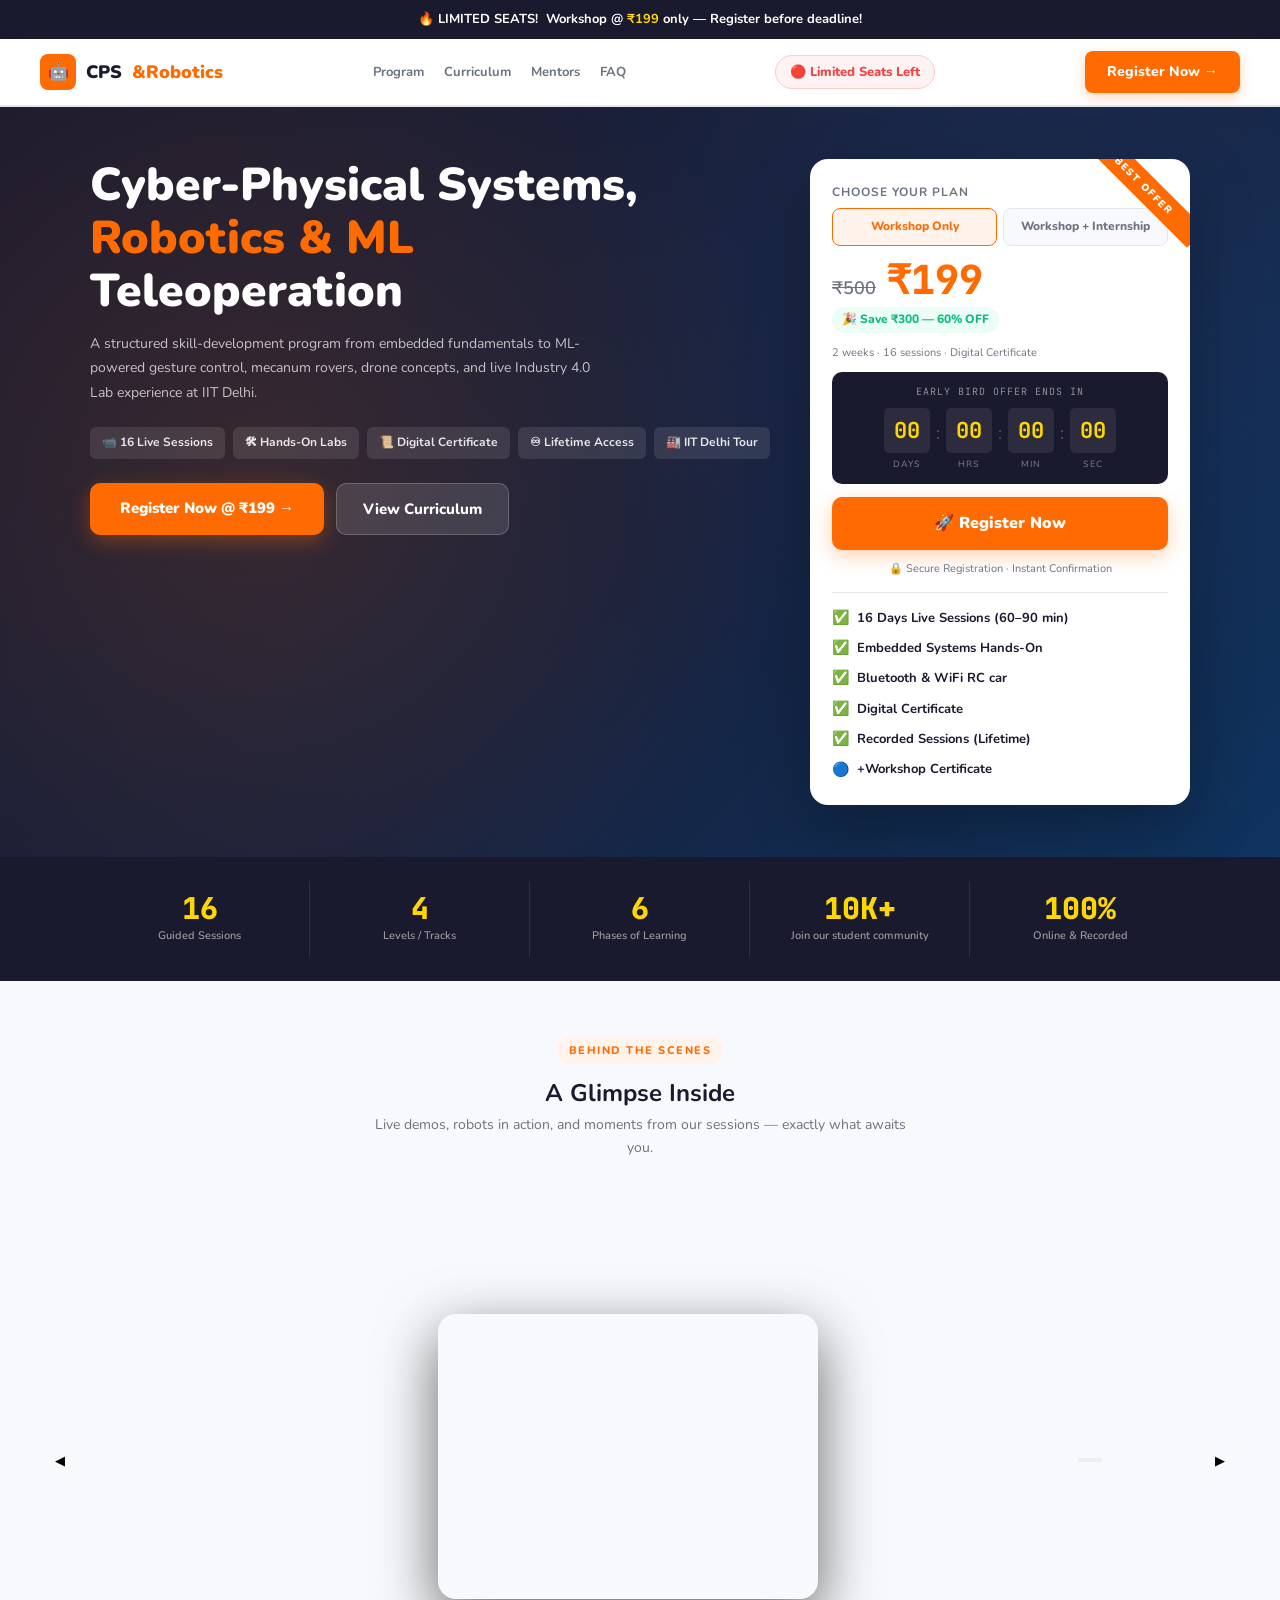
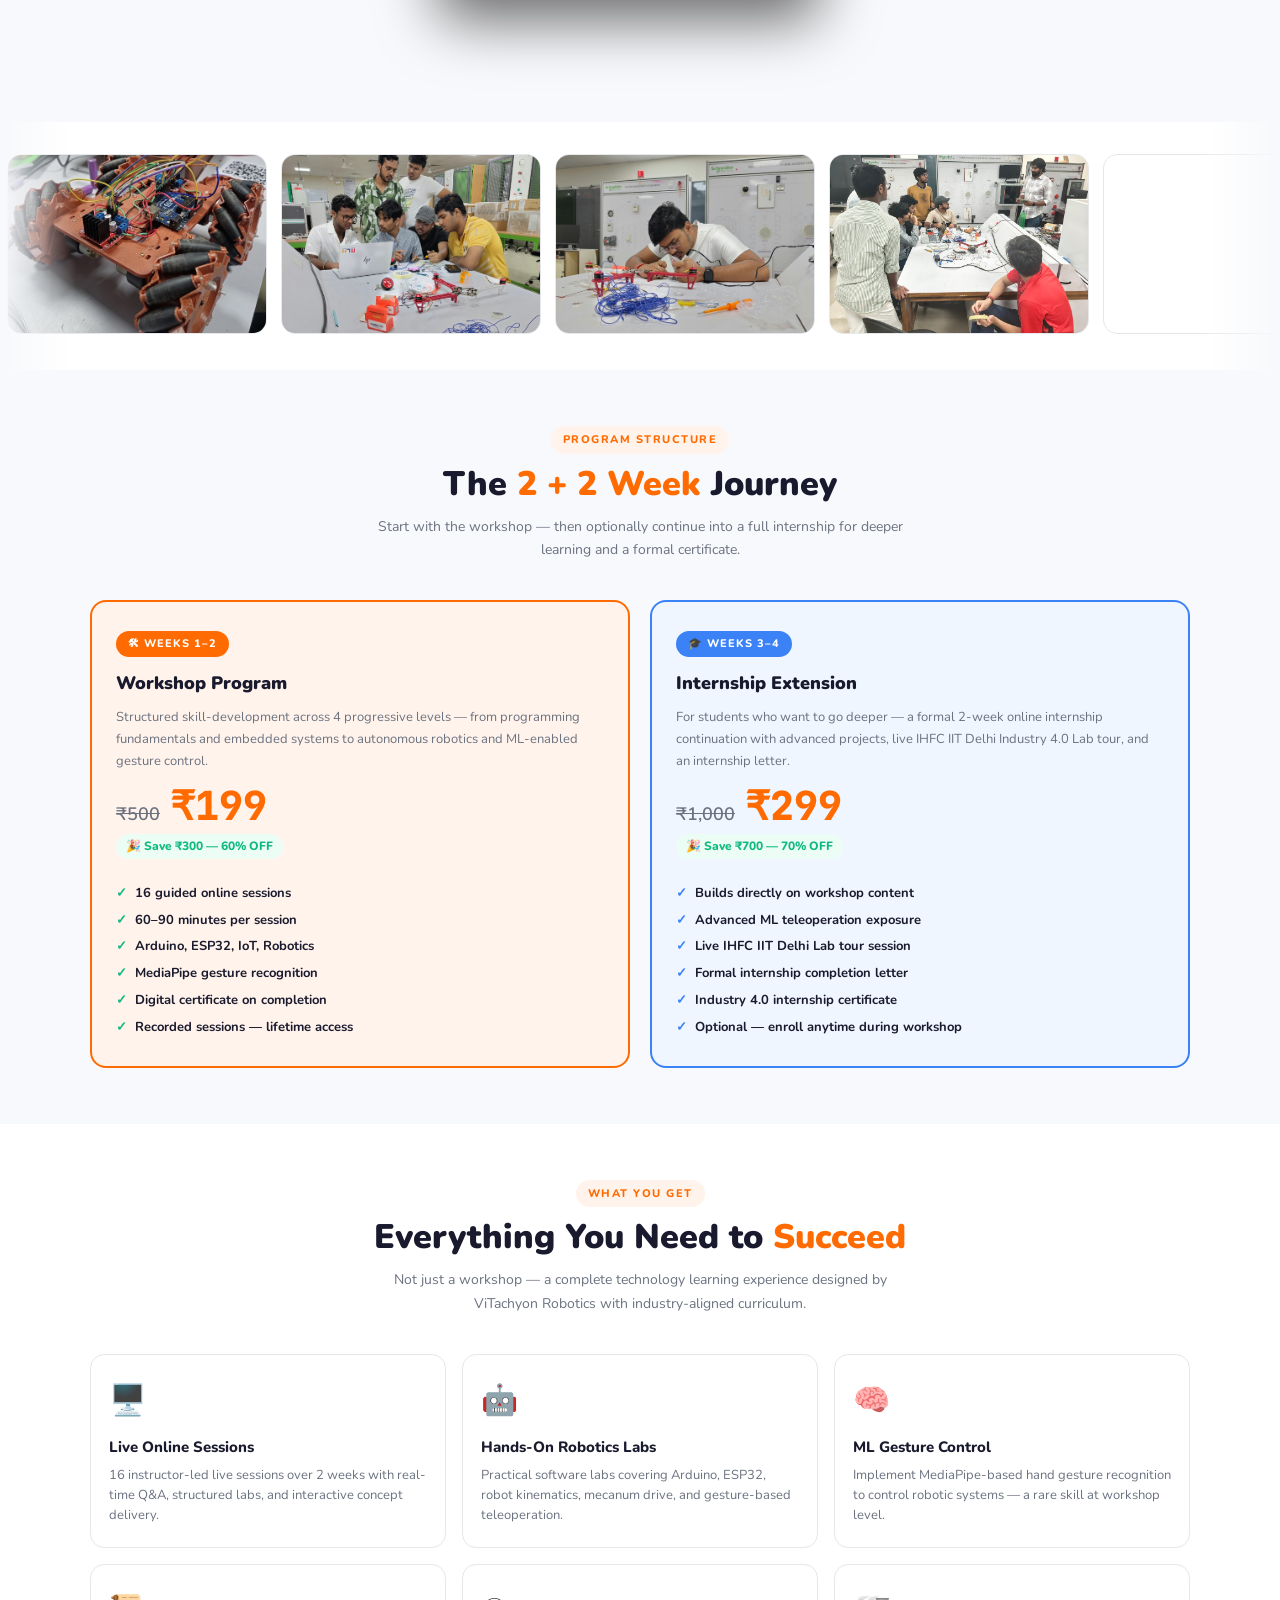
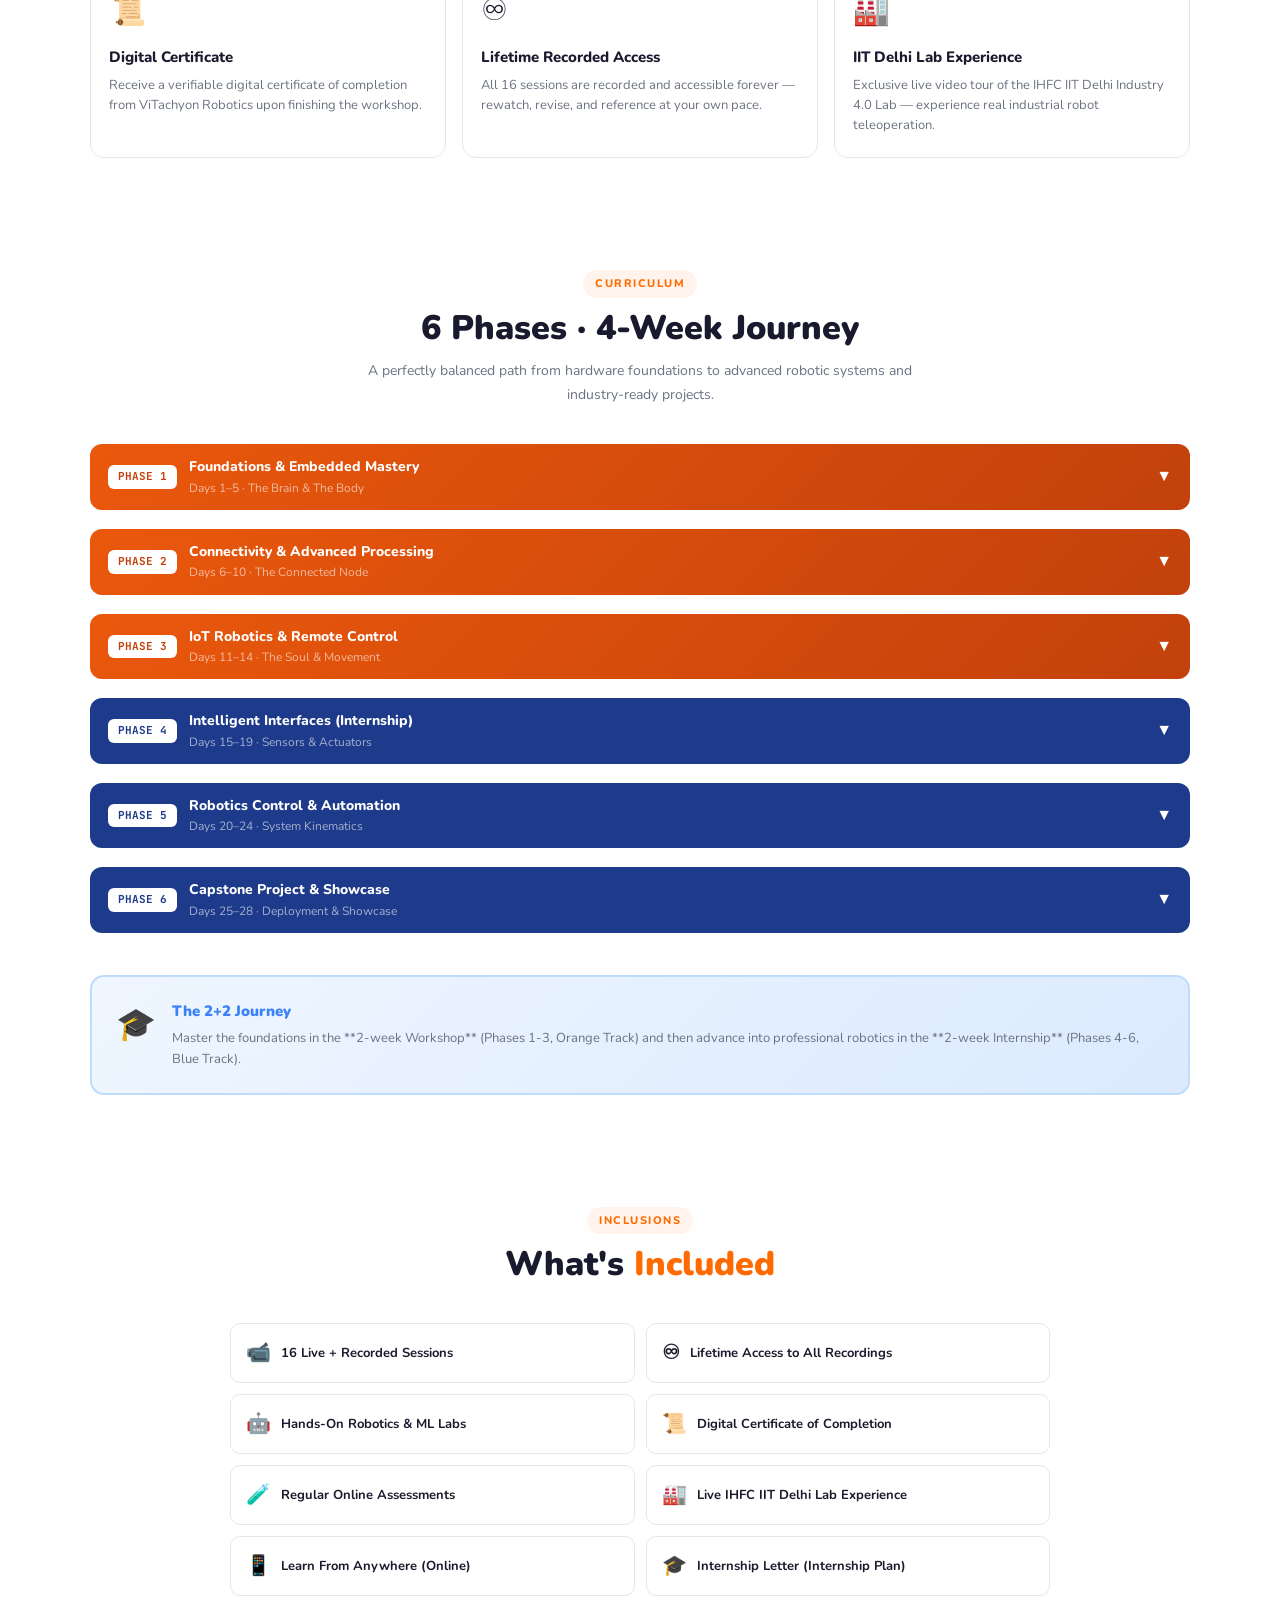
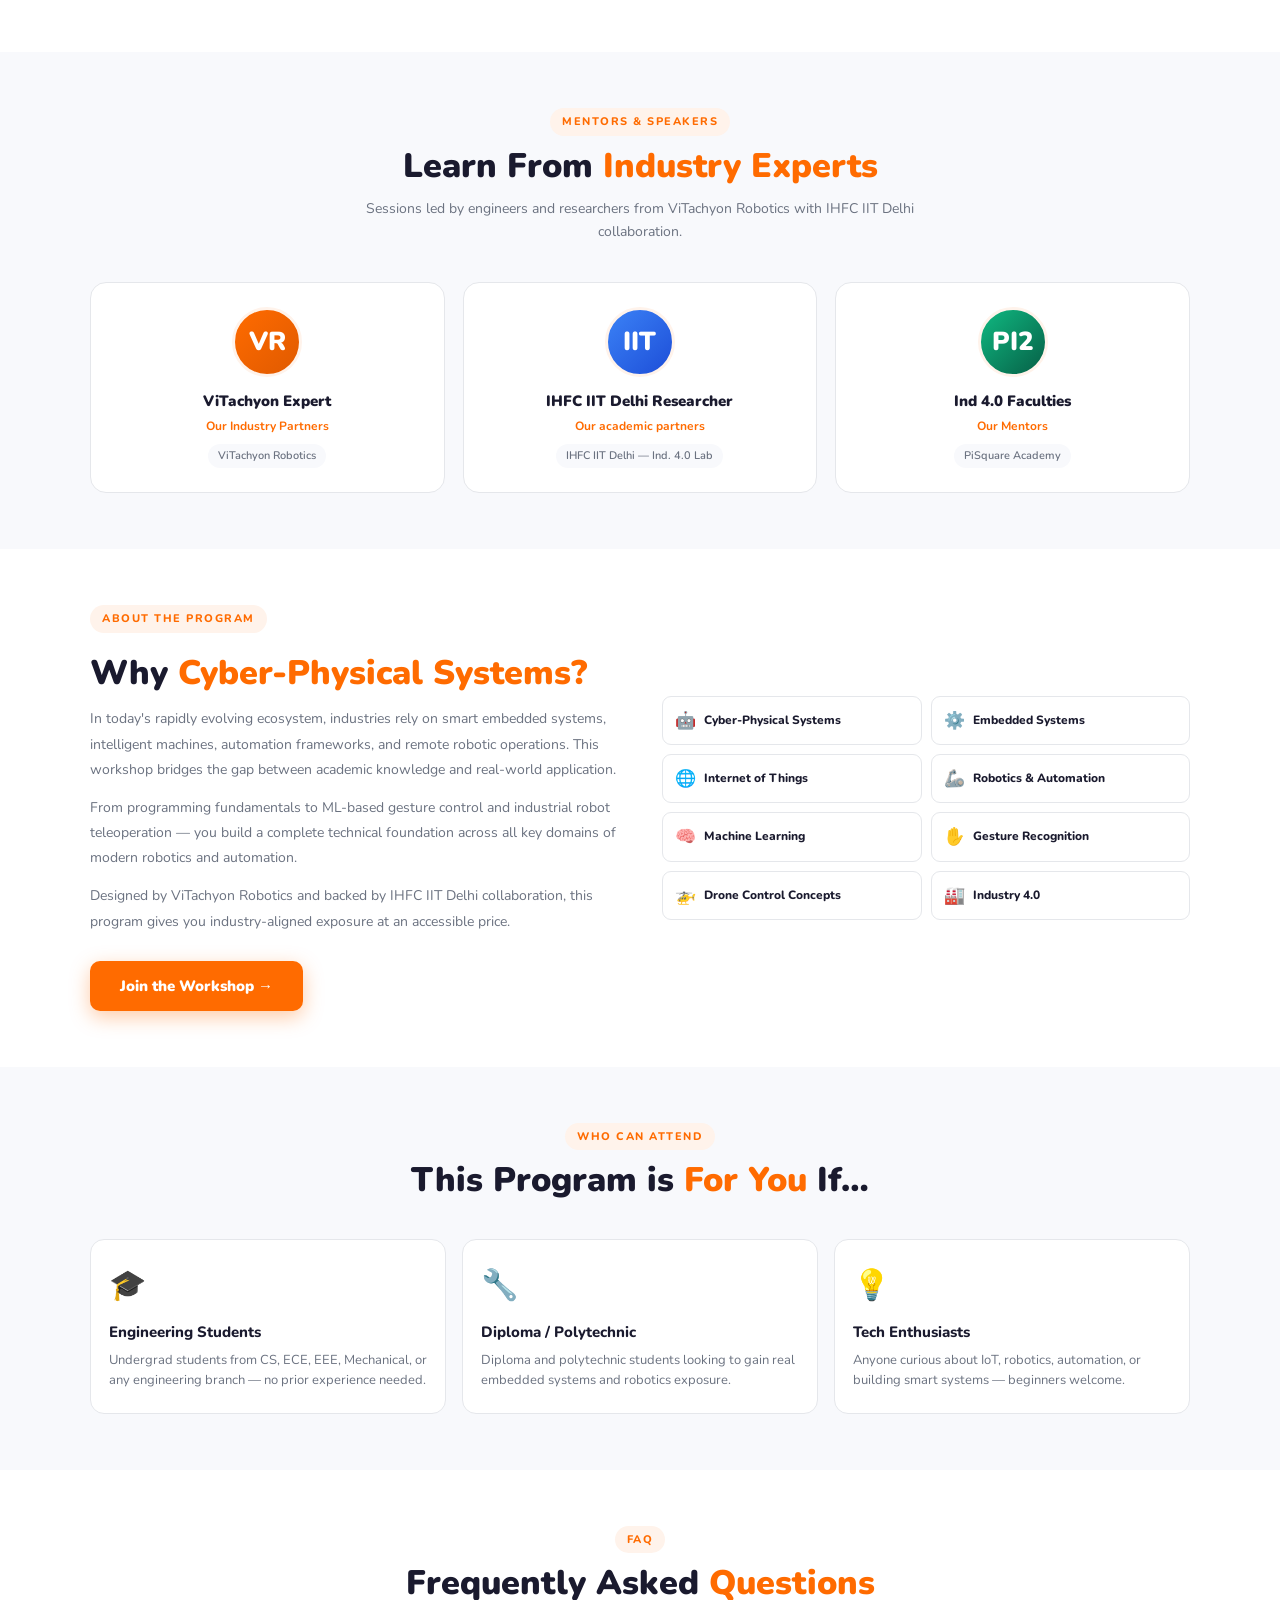
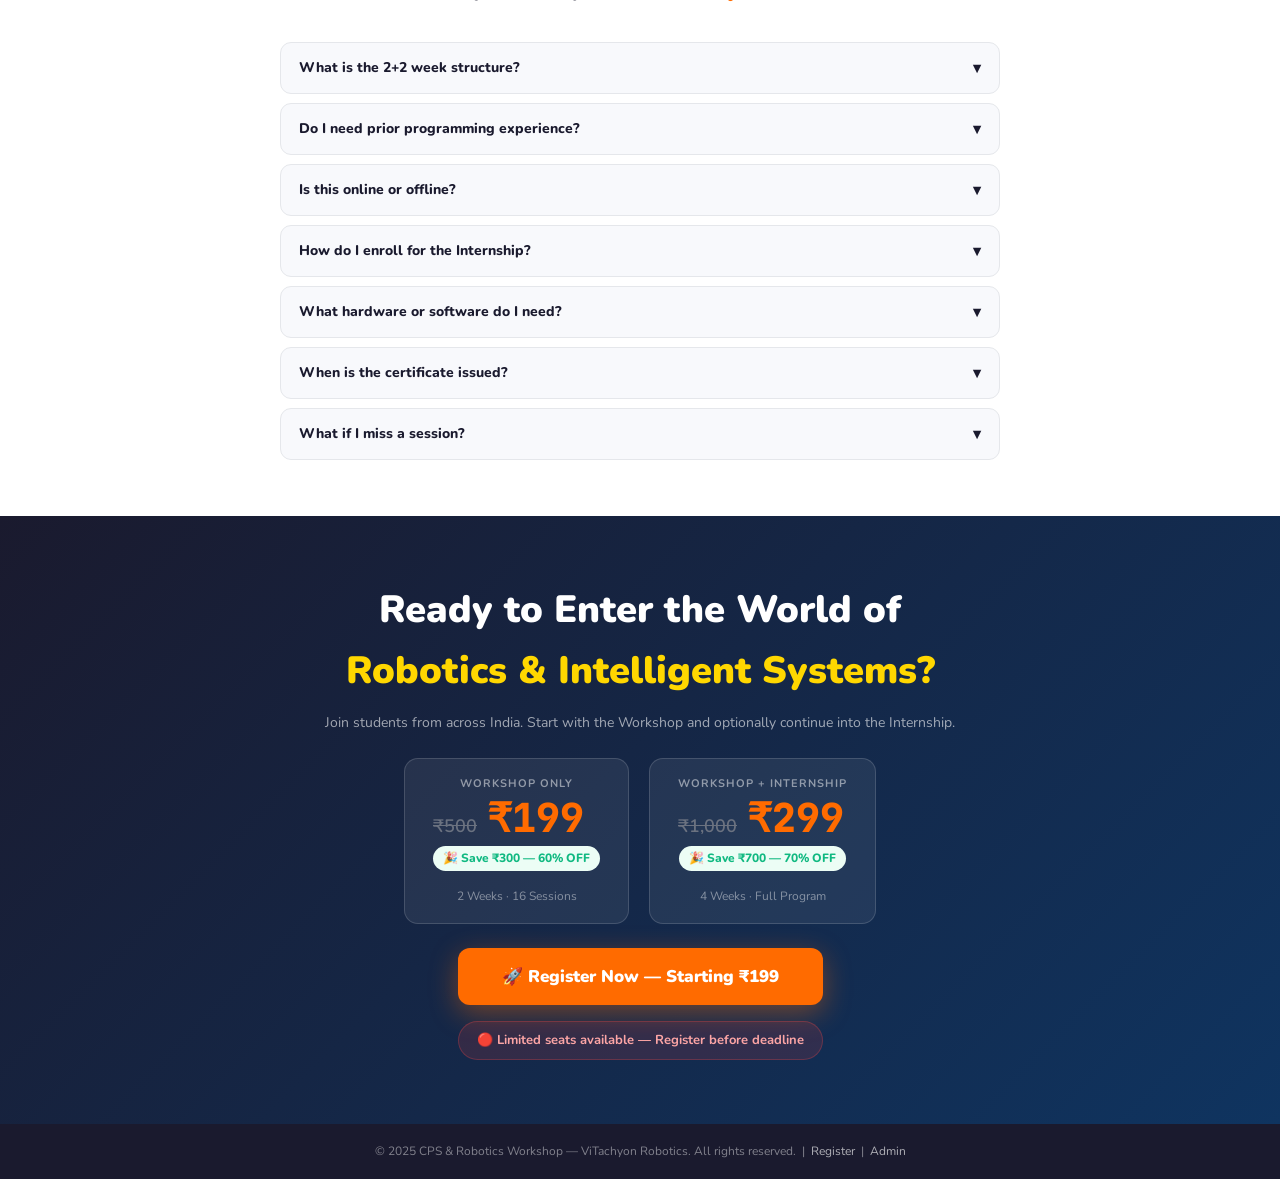
<file: index.html>
<!doctype html>
<html lang="en">

<head>
  <meta charset="UTF-8" />
  <meta name="viewport" content="width=device-width, initial-scale=1.0" />
  <title>
    CPS & Robotics Workshop + Internship | ViTachyon Robotics x IHFC IIT Delhi
  </title>
  <link
    href="https://fonts.googleapis.com/css2?family=Nunito:wght@400;600;700;800;900&family=JetBrains+Mono:wght@400;700&display=swap"
    rel="stylesheet" />
  <link rel="stylesheet" href="css/style.css" />
</head>

<body>
  <!-- URGENCY -->
  <div class="sticky-header" id="sticky-header">
    <div class="urgency-bar">
      🔥 <span class="blink">LIMITED SEATS!</span>&nbsp; Workshop @
      <span class="gold">₹199</span> only — Register before deadline!
    </div>
    <!-- NAV -->
    <nav class="navbar">
      <div class="nav-logo">
        <div class="logo-icon">🤖</div>
        CPS<span style="color: var(--primary)">&amp;Robotics</span>
      </div>
      <div class="nav-links">
        <a href="#structure">Program</a>
        <a href="#curriculum">Curriculum</a>
        <a href="#speakers">Mentors</a>
        <a href="#faq">FAQ</a>
      </div>
      <div class="nav-seats">🔴 Limited Seats Left</div>
      <a href="../Registration/form.html" class="nav-enroll">Register Now →</a>
    </nav>
  </div>

  <!-- HERO -->
  <section class="hero">
    <div class="hero-inner">
      <div>
        <h1>
          Cyber-Physical Systems,<br /><span class="hl">Robotics &amp; ML</span><br />Teleoperation
        </h1>
        <p class="hero-desc">
          A structured skill-development program from embedded fundamentals to
          ML-powered gesture control, mecanum rovers, drone concepts, and live
          Industry 4.0 Lab experience at IIT Delhi.
        </p>
        <div class="hero-badges">
          <div class="hero-badge">📹 16 Live Sessions</div>
          <div class="hero-badge">🛠 Hands-On Labs</div>
          <div class="hero-badge">📜 Digital Certificate</div>
          <div class="hero-badge">♾ Lifetime Access</div>
          <div class="hero-badge">🏭 IIT Delhi Tour</div>
        </div>
        <div class="hero-btns">
          <a href="../Registration/form.html" class="btn-main">Register Now @ ₹199 →</a>
          <a href="#curriculum" class="btn-ghost">View Curriculum</a>
        </div>
      </div>

      <!-- PRICING CARD -->
      <div class="pricing-card">
        <div class="pc-title">Choose Your Plan</div>
        <div class="plan-tabs">
          <div class="plan-tab active" onclick="switchPlan('workshop', this)">
            Workshop Only
          </div>
          <div class="plan-tab" onclick="switchPlan('internship', this)">
            Workshop + Internship
          </div>
        </div>

        <!-- Workshop Plan -->
        <div class="plan-price active" id="plan-workshop">
          <div class="price-row">
            <span class="price-orig">₹500</span>
            <span class="price-cur">₹199</span>
          </div>
          <div class="price-save">🎉 Save ₹300 — 60% OFF</div>
          <div class="price-note">
            2 weeks · 16 sessions · Digital Certificate
          </div>
        </div>

        <!-- Internship Plan -->
        <div class="plan-price" id="plan-internship">
          <div class="price-row">
            <span class="price-orig">₹1,000</span><span class="price-cur">₹299 </span>
          </div>
          <div class="price-save">🎉 Save ₹700 — 70% OFF</div>
          <div class="price-note">
            4 weeks total · Internship certificate + letter
          </div>
        </div>

        <div class="cd-box">
          <div class="cd-label">Early Bird offer ends in</div>
          <div class="cd-timer">
            <div class="cd-unit">
              <span class="cd-num" id="cd-d">00</span><span class="cd-lbl">Days</span>
            </div>
            <div class="cd-sep">:</div>
            <div class="cd-unit">
              <span class="cd-num" id="cd-h">00</span><span class="cd-lbl">Hrs</span>
            </div>
            <div class="cd-sep">:</div>
            <div class="cd-unit">
              <span class="cd-num" id="cd-m">00</span><span class="cd-lbl">Min</span>
            </div>
            <div class="cd-sep">:</div>
            <div class="cd-unit">
              <span class="cd-num" id="cd-s">00</span><span class="cd-lbl">Sec</span>
            </div>
          </div>
        </div>
        <a href="../Registration/form.html" class="enroll-btn">🚀 Register Now</a>
        <div class="secure-note">
          🔒 Secure Registration · Instant Confirmation
        </div>
        <!-- Workshop Checklist -->
        <div class="mini-feats active" id="feats-workshop">
          <div class="mf">
            <span class="ck">✅</span> 16 Days Live Sessions (60–90 min)
          </div>
          <div class="mf">
            <span class="ck">✅</span> Embedded Systems Hands-On
          </div>
          <div class="mf">
            <span class="ck">✅</span> Bluetooth & WiFi RC car
          </div>
          <div class="mf"><span class="ck">✅</span> Digital Certificate</div>
          <div class="mf">
            <span class="ck">✅</span> Recorded Sessions (Lifetime)
          </div>
          <div class="mf">
            <span class="ck-extra">🔵</span> +Workshop Certificate
          </div>
        </div>

        <!-- Internship Checklist -->
        <div class="mini-feats" id="feats-internship">
          <div class="mf">
            <span class="ck">✅</span> 16 Days Live Sessions (60–90 min)
          </div>
          <div class="mf">
            <span class="ck">✅</span> Embedded Systems Hands-On
          </div>
          <div class="mf">
            <span class="ck">✅</span> Bluetooth & WiFi RC car
          </div>
          <div class="mf"><span class="ck">✅</span> Digital Certificate</div>
          <div class="mf">
            <span class="ck">✅</span> Recorded Sessions (Lifetime)
          </div>
          <div class="mf">
            <span class="ck-extra">🔵</span> +Workshop Certificate
          </div>
          <div class="mf">
            <span class="ck-extra">🔵</span> +Internship Certificate from IHFC IIT Delhi, PiSquare Academy & ViTachyon
          </div>
          <div class="mf">
            <span class="ck-extra">🔵</span> +IIT Delhi Lab Live Tour
          </div>
          <div class="mf">
            <span class="ck-extra">🔵</span> +All-Time Access
          </div>
        </div>
      </div>
    </div>
  </section>

  <!-- STATS -->
  <div class="stats-strip">
    <div class="stats-inner">
      <div class="stat-box">
        <div class="stat-num">16</div>
        <div class="stat-label">Guided Sessions</div>
      </div>
      <div class="stat-box">
        <div class="stat-num">4</div>
        <div class="stat-label">Levels / Tracks</div>
      </div>
      <div class="stat-box">
        <div class="stat-num">6</div>
        <div class="stat-label">Phases of Learning</div>
      </div>
      <div class="stat-box">
        <div class="stat-num">10K+</div>
        <div class="stat-label">Join our student community</div>
      </div>
      <div class="stat-box">
        <div class="stat-num">100%</div>
        <div class="stat-label">Online & Recorded</div>
      </div>
    </div>
  </div>

  <!-- ═══════════════════════════════════════════════════════
         A GLIMPSE — Podium carousel + infinite photo strip
         Sits above the 2+2 week journey section
         ═══════════════════════════════════════════════════════ -->
  <section class="glimpse-section" id="glimpse">
    <!-- Section header -->
    <div class="section-inner">
      <div class="sec-hdr glimpse-hdr">
        <div class="sec-tag">Behind the Scenes</div>
        <h2>A <span>Glimpse</span> Inside</h2>
        <p class="sec-sub">
          Live demos, robots in action, and moments from our sessions —
          exactly what awaits you.
        </p>
      </div>
    </div>

    <!-- PODIUM VIDEO CAROUSEL -->
    <!-- id="podiumStage" on the outer wrap is required by JS -->
    <div class="podium-carousel-wrap" id="podiumStage">
      <button class="podium-arrow podium-arrow--left" id="podiumPrev">
        ◀
      </button>

      <div class="podium-stage">
        <div class="podium-card">
          <div class="podium-media-wrap">
            <video muted loop playsinline width="300">
              <source src="assets/videos/Bot.mp4" type="video/mp4" />
            </video>
          </div>
        </div>

        <div class="podium-card">
          <div class="podium-media-wrap">
            <video muted loop playsinline width="300">
              <source src="assets/videos/Grinder.mp4" type="video/mp4" />
            </video>
          </div>
        </div>

        <div class="podium-card">
          <div class="podium-media-wrap">
            <video muted loop playsinline width="300">
              <source src="assets/videos/Mecanum.mp4" type="video/mp4" />
            </video>
          </div>
        </div>

        <div class="podium-card">
          <div class="podium-media-wrap">
            <video muted loop playsinline width="300">
              <source src="assets/videos/MJ.mp4" type="video/mp4" />
            </video>
          </div>
        </div>

        <div class="podium-card">
          <div class="podium-media-wrap">
            <video muted loop playsinline width="300">
              <source src="assets/videos/sb-bot.mp4" type="video/mp4" />
            </video>
          </div>
        </div>

        <div class="podium-card">
          <div class="podium-media-wrap">
            <video muted loop playsinline width="300">
              <source src="assets/videos/Water.mp4" type="video/mp4" />
            </video>
          </div>
        </div>
      </div>

      <button class="podium-arrow podium-arrow--right" id="podiumNext">
        ▶
      </button>

      <div class="podium-dots" id="podiumDots"></div>
    </div>

    <!-- INFINITE LOOPING PHOTO STRIP -->
    <div class="photo-strip-section">
      <!--
          Infinite marquee technique:
          Two identical .photo-strip-track divs side-by-side inside a flex
          container. CSS animates translateX(-50%) so the second copy snaps
          back seamlessly to position 0 — creating a perfect loop.
          No JS needed; pauses on hover for accessibility.
        -->
      <div class="photo-strip-inner" aria-label="Workshop photo gallery" role="region">
        <div class="photo-strip-marquee">
          <!-- Original set -->
          <div class="photo-strip-track">
            <div class="photo-strip-item">
              <img src="assets/images/1.jpg" alt="Workshop photo 1" loading="lazy" decoding="async" />
            </div>
            <div class="photo-strip-item">
              <img src="assets/images/2.jpg" alt="Workshop photo 2" loading="lazy" decoding="async" />
            </div>
            <div class="photo-strip-item">
              <img src="assets/images/3.jpg" alt="Workshop photo 3" loading="lazy" decoding="async" />
            </div>
            <div class="photo-strip-item">
              <img src="assets/images/4.jpg" alt="Workshop photo 4" loading="lazy" decoding="async" />
            </div>
            <div class="photo-strip-item">
              <img src="assets/images/5.jpg" alt="Workshop photo 5" loading="lazy" decoding="async" />
            </div>
            <div class="photo-strip-item">
              <img src="assets/images/6.jpg" alt="Workshop photo 6" loading="lazy" decoding="async" />
            </div>
            <div class="photo-strip-item">
              <img src="assets/images/7.jpg" alt="Workshop photo 7" loading="lazy" decoding="async" />
            </div>
            <div class="photo-strip-item">
              <img src="assets/images/8.jpg" alt="Workshop photo 8" loading="lazy" decoding="async" />
            </div>
            <div class="photo-strip-item">
              <img src="assets/images/9.jpg" alt="Workshop photo 9" loading="lazy" decoding="async" />
            </div>
            <div class="photo-strip-item">
              <img src="assets/images/10.jpg" alt="Workshop photo 10" loading="lazy" decoding="async" />
            </div>
            <div class="photo-strip-item">
              <img src="assets/images/11.jpg" alt="Workshop photo 11" loading="lazy" decoding="async" />
            </div>
            <div class="photo-strip-item">
              <img src="assets/images/12.jpg" alt="Workshop photo 12" loading="lazy" decoding="async" />
            </div>
            <div class="photo-strip-item">
              <img src="assets/images/13.jpg" alt="Workshop photo 13" loading="lazy" decoding="async" />
            </div>
          </div>

          <!-- Duplicate set — required for seamless infinite loop -->
          <div class="photo-strip-track" aria-hidden="true">
            <div class="photo-strip-item">
              <img src="assets/images/1.jpg" alt="" loading="lazy" decoding="async" />
            </div>
            <div class="photo-strip-item">
              <img src="assets/images/2.jpg" alt="" loading="lazy" decoding="async" />
            </div>
            <div class="photo-strip-item">
              <img src="assets/images/3.jpg" alt="" loading="lazy" decoding="async" />
            </div>
            <div class="photo-strip-item">
              <img src="assets/images/4.jpg" alt="" loading="lazy" decoding="async" />
            </div>
            <div class="photo-strip-item">
              <img src="assets/images/5.jpg" alt="" loading="lazy" decoding="async" />
            </div>
            <div class="photo-strip-item">
              <img src="assets/images/6.jpg" alt="" loading="lazy" decoding="async" />
            </div>
            <div class="photo-strip-item">
              <img src="assets/images/7.jpg" alt="" loading="lazy" decoding="async" />
            </div>
            <div class="photo-strip-item">
              <img src="assets/images/8.jpg" alt="" loading="lazy" decoding="async" />
            </div>
            <div class="photo-strip-item">
              <img src="assets/images/9.jpg" alt="" loading="lazy" decoding="async" />
            </div>
            <div class="photo-strip-item">
              <img src="assets/images/10.jpg" alt="" loading="lazy" decoding="async" />
            </div>
            <div class="photo-strip-item">
              <img src="assets/images/11.jpg" alt="" loading="lazy" decoding="async" />
            </div>
            <div class="photo-strip-item">
              <img src="assets/images/12.jpg" alt="" loading="lazy" decoding="async" />
            </div>
            <div class="photo-strip-item">
              <img src="assets/images/13.jpg" alt="" loading="lazy" decoding="async" />
            </div>
          </div>
        </div>
        <!-- /.photo-strip-marquee -->
      </div>
      <!-- /.photo-strip-inner -->
    </div>
    <!-- /.photo-strip-section -->
  </section>
  <!-- /.glimpse-section -->

  <section class="section" id="structure">
    <div class="section-inner">
      <div class="sec-hdr">
        <div class="sec-tag">Program Structure</div>
        <h2>The <span>2 + 2 Week</span> Journey</h2>
        <p class="sec-sub">
          Start with the workshop — then optionally continue into a full
          internship for deeper learning and a formal certificate.
        </p>
      </div>
      <div class="structure-grid fade-in">
        <div class="struct-card workshop">
          <div class="struct-badge">🛠 Weeks 1–2</div>
          <h3>Workshop Program</h3>
          <p>
            Structured skill-development across 4 progressive levels — from
            programming fundamentals and embedded systems to autonomous
            robotics and ML-enabled gesture control.
          </p>
          <div class="price-row">
            <span class="price-orig">₹500</span>
            <span class="price-cur">₹199</span>
          </div>
          <div class="price-save">🎉 Save ₹300 — 60% OFF</div>
          <ul class="struct-list">
            <li>16 guided online sessions</li>
            <li>60–90 minutes per session</li>
            <li>Arduino, ESP32, IoT, Robotics</li>
            <li>MediaPipe gesture recognition</li>
            <li>Digital certificate on completion</li>
            <li>Recorded sessions — lifetime access</li>
          </ul>
        </div>
        <div class="struct-card internship">
          <div class="struct-badge">🎓 Weeks 3–4</div>
          <h3>Internship Extension</h3>
          <p>
            For students who want to go deeper — a formal 2-week online
            internship continuation with advanced projects, live IHFC IIT
            Delhi Industry 4.0 Lab tour, and an internship letter.
          </p>
          <div class="price-row">
            <span class="price-orig">₹1,000</span><span class="price-cur">₹299 </span>
          </div>
          <div class="price-save">🎉 Save ₹700 — 70% OFF</div>
          <ul class="struct-list" style="--check-color: var(--info)">
            <li>Builds directly on workshop content</li>
            <li>Advanced ML teleoperation exposure</li>
            <li>Live IHFC IIT Delhi Lab tour session</li>
            <li>Formal internship completion letter</li>
            <li>Industry 4.0 internship certificate</li>
            <li>Optional — enroll anytime during workshop</li>
          </ul>
        </div>
      </div>
    </div>
  </section>

  <!-- WHAT YOU GET -->
  <section class="section" style="background: var(--white)">
    <div class="section-inner">
      <div class="sec-hdr">
        <div class="sec-tag">What You Get</div>
        <h2>Everything You Need to <span>Succeed</span></h2>
        <p class="sec-sub">
          Not just a workshop — a complete technology learning experience
          designed by ViTachyon Robotics with industry-aligned curriculum.
        </p>
      </div>
      <div class="features-grid fade-in">
        <div class="feat-card">
          <span class="feat-icon">🖥️</span>
          <h3>Live Online Sessions</h3>
          <p>
            16 instructor-led live sessions over 2 weeks with real-time Q&A,
            structured labs, and interactive concept delivery.
          </p>
        </div>
        <div class="feat-card">
          <span class="feat-icon">🤖</span>
          <h3>Hands-On Robotics Labs</h3>
          <p>
            Practical software labs covering Arduino, ESP32, robot kinematics,
            mecanum drive, and gesture-based teleoperation.
          </p>
        </div>
        <div class="feat-card">
          <span class="feat-icon">🧠</span>
          <h3>ML Gesture Control</h3>
          <p>
            Implement MediaPipe-based hand gesture recognition to control
            robotic systems — a rare skill at workshop level.
          </p>
        </div>
        <div class="feat-card">
          <span class="feat-icon">📜</span>
          <h3>Digital Certificate</h3>
          <p>
            Receive a verifiable digital certificate of completion from
            ViTachyon Robotics upon finishing the workshop.
          </p>
        </div>
        <div class="feat-card">
          <span class="feat-icon">♾</span>
          <h3>Lifetime Recorded Access</h3>
          <p>
            All 16 sessions are recorded and accessible forever — rewatch,
            revise, and reference at your own pace.
          </p>
        </div>
        <div class="feat-card">
          <span class="feat-icon">🏭</span>
          <h3>IIT Delhi Lab Experience</h3>
          <p>
            Exclusive live video tour of the IHFC IIT Delhi Industry 4.0 Lab —
            experience real industrial robot teleoperation.
          </p>
        </div>
      </div>
    </div>
  </section>

  <!-- CURRICULUM -->
  <section class="section" id="curriculum" style="background: var(--white)">
    <div class="section-inner">
      <div class="sec-hdr">
        <div class="sec-tag">Curriculum</div>
        <h2>6 Phases · 4-Week Journey</h2>
        <p class="sec-sub">
          A perfectly balanced path from hardware foundations to advanced robotic systems and industry-ready projects.
        </p>
      </div>

      <!-- PHASE 1 (Orange) -->
      <div class="phase-block fade-in">
        <div class="phase-header" style="background: linear-gradient(135deg, #ea580c, #c2410c)">
          <div class="phase-num" style="background: #fff; color: #c2410c">PHASE 1</div>
          <div>
            <h3>Foundations & Embedded Mastery</h3>
            <p>Days 1–5 · The Brain & The Body</p>
          </div>
          <div class="arrow">▼</div>
        </div>
        <div class="phase-content">
          <div class="curric-grid">
            <div class="day-item">
              <div class="day-badge">Day 1-3</div>
              <div class="day-info">
                <h4>Programming & Electronics Foundations</h4>
                <p>Python/C++ for hardware, industrial-grade circuit design, and component integration.</p>
                <div class="day-tags"><span class="dtag th">Core</span></div>
              </div>
            </div>
            <div class="day-item">
              <div class="day-badge">Day 4-5</div>
              <div class="day-info">
                <h4>Embedded Logic & GPIO</h4>
                <p>Mastering PWM, Digital/Analog I/O, and first-level sensor feedback loops.</p>
                <div class="day-tags"><span class="dtag lb">Lab</span></div>
              </div>
            </div>
          </div>
        </div>
      </div>

      <!-- PHASE 2 (Orange) -->
      <div class="phase-block fade-in">
        <div class="phase-header" style="background: linear-gradient(135deg, #ea580c, #c2410c)">
          <div class="phase-num" style="background: #fff; color: #c2410c">PHASE 2</div>
          <div>
            <h3>Connectivity & Advanced Processing</h3>
            <p>Days 6–10 · The Connected Node</p>
          </div>
          <div class="arrow">▼</div>
        </div>
        <div class="phase-content">
          <div class="curric-grid">
            <div class="day-item">
              <div class="day-badge">Day 6-8</div>
              <div class="day-info">
                <h4>ESP32 & WiFi Infrastructure</h4>
                <p>Dual-core processing, WiFi provisioning, and embedded TCP/UDP server setup.</p>
                <div class="day-tags"><span class="dtag lb">Advanced</span></div>
              </div>
            </div>
            <div class="day-item">
              <div class="day-badge">Day 9-10</div>
              <div class="day-info">
                <h4>Data APIs & HTTP Control</h4>
                <p>Building JSON-based APIs and web-controlled hardware endpoints.</p>
                <div class="day-tags"><span class="dtag pr">Project</span></div>
              </div>
            </div>
          </div>
        </div>
      </div>

      <!-- PHASE 3 (Orange) -->
      <div class="phase-block fade-in">
        <div class="phase-header" style="background: linear-gradient(135deg, #ea580c, #c2410c)">
          <div class="phase-num" style="background: #fff; color: #c2410c">PHASE 3</div>
          <div>
            <h3>IoT Robotics & Remote Control</h3>
            <p>Days 11–14 · The Soul & Movement</p>
          </div>
          <div class="arrow">▼</div>
        </div>
        <div class="phase-content">
          <div class="curric-grid">
            <div class="day-item">
              <div class="day-badge">Day 11-12</div>
              <div class="day-info">
                <h4>MQTT & Real-Time Dashboards</h4>
                <p>Deploying low-latency communication protocols for global device control.</p>
                <div class="day-tags"><span class="dtag lb">IoT</span></div>
              </div>
            </div>
            <div class="day-item">
              <div class="day-badge">Day 13-14</div>
              <div class="day-info">
                <h4>Workshop Final Showcase</h4>
                <p>Integrating all Workshop systems into an autonomous IoT robotic platform.</p>
                <div class="day-tags"><span class="dtag pr">Final Demo</span></div>
              </div>
            </div>
          </div>
        </div>
      </div>

      <!-- PHASE 4 (Blue) -->
      <div class="phase-block fade-in">
        <div class="phase-header" style="background: linear-gradient(135deg, #1e3a8a, #1e3a8a)">
          <div class="phase-num" style="background: #fff; color: #1e3a8a">PHASE 4</div>
          <div>
            <h3>Intelligent Interfaces (Internship)</h3>
            <p>Days 15–19 · Sensors & Actuators</p>
          </div>
          <div class="arrow">▼</div>
        </div>
        <div class="phase-content">
          <div class="curric-grid">
            <div class="day-item">
              <div class="day-badge">Day 15-17</div>
              <div class="day-info">
                <h4>Precision Obstacle Sensing</h4>
                <p>High-resolution distance mapping and sensor-triggered decision logic.</p>
                <div class="day-tags"><span class="dtag lb">Advanced</span></div>
              </div>
            </div>
            <div class="day-item">
              <div class="day-badge">Day 18-19</div>
              <div class="day-info">
                <h4>Actuator Synchronization</h4>
                <p>Mapping complex motor profiles and precise servo-actuated robotic limbs.</p>
                <div class="day-tags"><span class="dtag lb">Lab</span></div>
              </div>
            </div>
          </div>
        </div>
      </div>

      <!-- PHASE 5 (Blue) -->
      <div class="phase-block fade-in">
        <div class="phase-header" style="background: linear-gradient(135deg, #1e3a8a, #1e3a8a)">
          <div class="phase-num" style="background: #fff; color: #1e3a8a">PHASE 5</div>
          <div>
            <h3>Robotics Control & Automation</h3>
            <p>Days 20–24 · System Kinematics</p>
          </div>
          <div class="arrow">▼</div>
        </div>
        <div class="phase-content">
          <div class="curric-grid">
            <div class="day-item">
              <div class="day-badge">Day 20-22</div>
              <div class="day-info">
                <h4>Autonomous Navigation</h4>
                <p>Robot architecture design, motion kinematics, and autonomous path simulation.</p>
                <div class="day-tags"><span class="dtag th">Kinematics</span></div>
              </div>
            </div>
            <div class="day-item">
              <div class="day-badge">Day 23-24</div>
              <div class="day-info">
                <h4>Teleoperation & ML</h4>
                <p>Gesture-based control concepts and exploring ML interfaces for robotic interaction.</p>
                <div class="day-tags"><span class="dtag ml">ML Track</span></div>
              </div>
            </div>
          </div>
        </div>
      </div>

      <!-- PHASE 6 (Blue) -->
      <div class="phase-block fade-in">
        <div class="phase-header" style="background: linear-gradient(135deg, #1e3a8a, #1e3a8a)">
          <div class="phase-num" style="background: #fff; color: #1e3a8a">PHASE 6</div>
          <div>
            <h3>Capstone Project & Showcase</h3>
            <p>Days 25–28 · Deployment & Showcase</p>
          </div>
          <div class="arrow">▼</div>
        </div>
        <div class="phase-content">
          <div class="curric-grid">
            <div class="day-item">
              <div class="day-badge">Day 25-26</div>
              <div class="day-info">
                <h4>Full System Optimization</h4>
                <p>Final project build, performance tuning, and software stress testing.</p>
                <div class="day-tags"><span class="dtag pr">Capstone</span></div>
              </div>
            </div>
            <div class="day-item">
              <div class="day-badge">Day 27-28</div>
              <div class="day-info">
                <h4>Final Demo & Certification</h4>
                <p>Live capstone demonstration and final program showcase to industry mentors.</p>
                <div class="day-tags"><span class="dtag cp">Showcase</span></div>
              </div>
            </div>
          </div>
        </div>
      </div>

      <div class="internship-note fade-in">
        <div class="ni">🎓</div>
        <div>
          <h4>The 2+2 Journey</h4>
          <p>
            Master the foundations in the **2-week Workshop** (Phases 1-3, Orange Track) and then advance into
            professional robotics in the **2-week Internship** (Phases 4-6, Blue Track).
          </p>
        </div>
      </div>
  </section>

  <!-- INCLUSIONS -->
  <section class="section" style="background: var(--white)">
    <div class="section-inner">
      <div class="sec-hdr">
        <div class="sec-tag">Inclusions</div>
        <h2>What's <span>Included</span></h2>
      </div>
      <div class="inc-grid fade-in">
        <div class="inc-item">
          <span class="ii">📹</span> 16 Live + Recorded Sessions
        </div>
        <div class="inc-item">
          <span class="ii">♾</span> Lifetime Access to All Recordings
        </div>
        <div class="inc-item">
          <span class="ii">🤖</span> Hands-On Robotics & ML Labs
        </div>
        <div class="inc-item">
          <span class="ii">📜</span> Digital Certificate of Completion
        </div>
        <div class="inc-item">
          <span class="ii">🧪</span> Regular Online Assessments
        </div>
        <div class="inc-item">
          <span class="ii">🏭</span> Live IHFC IIT Delhi Lab Experience
        </div>
        <div class="inc-item">
          <span class="ii">📱</span> Learn From Anywhere (Online)
        </div>
        <div class="inc-item">
          <span class="ii">🎓</span> Internship Letter (Internship Plan)
        </div>
      </div>
    </div>
  </section>

  <!-- SPEAKERS / MENTORS -->
  <section class="section" id="speakers">
    <div class="section-inner">
      <div class="sec-hdr">
        <div class="sec-tag">Mentors & Speakers</div>
        <h2>Learn From <span>Industry Experts</span></h2>
        <p class="sec-sub">
          Sessions led by engineers and researchers from ViTachyon Robotics
          with IHFC IIT Delhi collaboration.
        </p>
      </div>
      <div class="speakers-grid fade-in">
        <div class="speaker-card">
          <div class="speaker-avatar">VR</div>
          <h3>ViTachyon Expert</h3>
          <div class="speaker-role">Our Industry Partners</div>
          <div class="speaker-org">ViTachyon Robotics</div>
        </div>
        <div class="speaker-card">
          <div class="speaker-avatar" style="background: linear-gradient(135deg, #3b82f6, #1d4ed8)">
            IIT
          </div>
          <h3>IHFC IIT Delhi Researcher</h3>
          <div class="speaker-role">Our academic partners</div>
          <div class="speaker-org">IHFC IIT Delhi — Ind. 4.0 Lab</div>
        </div>
        <div class="speaker-card">
          <div class="speaker-avatar" style="background: linear-gradient(135deg, #10b981, #065f46)">
            PI2
          </div>
          <h3>Ind 4.0 Faculties</h3>
          <div class="speaker-role">Our Mentors</div>
          <div class="speaker-org">PiSquare Academy</div>
        </div>
      </div>
    </div>
  </section>

  <!-- ABOUT -->
  <section class="section" style="background: var(--white)">
    <div class="section-inner">
      <div class="about-grid fade-in">
        <div class="about-text">
          <div class="sec-tag">About the Program</div>
          <h2 style="text-align: left; margin-top: 10px">
            Why <span>Cyber-Physical Systems?</span>
          </h2>
          <p>
            In today's rapidly evolving ecosystem, industries rely on smart
            embedded systems, intelligent machines, automation frameworks, and
            remote robotic operations. This workshop bridges the gap between
            academic knowledge and real-world application.
          </p>
          <p>
            From programming fundamentals to ML-based gesture control and
            industrial robot teleoperation — you build a complete technical
            foundation across all key domains of modern robotics and
            automation.
          </p>
          <p>
            Designed by ViTachyon Robotics and backed by IHFC IIT Delhi
            collaboration, this program gives you industry-aligned exposure at
            an accessible price.
          </p>
          <a href="../Registration/form.html" class="btn-main" style="margin-top: 14px; display: inline-block">Join the
            Workshop →</a>
        </div>
        <div class="pillars-grid">
          <div class="pc">
            <span class="picon">🤖</span> Cyber-Physical Systems
          </div>
          <div class="pc"><span class="picon">⚙️</span> Embedded Systems</div>
          <div class="pc">
            <span class="picon">🌐</span> Internet of Things
          </div>
          <div class="pc">
            <span class="picon">🦾</span> Robotics & Automation
          </div>
          <div class="pc"><span class="picon">🧠</span> Machine Learning</div>
          <div class="pc">
            <span class="picon">✋</span> Gesture Recognition
          </div>
          <div class="pc">
            <span class="picon">🚁</span> Drone Control Concepts
          </div>
          <div class="pc"><span class="picon">🏭</span> Industry 4.0</div>
        </div>
      </div>
    </div>
  </section>

  <!-- WHO CAN ATTEND -->
  <section class="section">
    <div class="section-inner">
      <div class="sec-hdr">
        <div class="sec-tag">Who Can Attend</div>
        <h2>This Program is <span>For You</span> If…</h2>
      </div>
      <div class="features-grid fade-in">
        <div class="feat-card">
          <span class="feat-icon">🎓</span>
          <h3>Engineering Students</h3>
          <p>
            Undergrad students from CS, ECE, EEE, Mechanical, or any
            engineering branch — no prior experience needed.
          </p>
        </div>
        <div class="feat-card">
          <span class="feat-icon">🔧</span>
          <h3>Diploma / Polytechnic</h3>
          <p>
            Diploma and polytechnic students looking to gain real embedded
            systems and robotics exposure.
          </p>
        </div>
        <div class="feat-card">
          <span class="feat-icon">💡</span>
          <h3>Tech Enthusiasts</h3>
          <p>
            Anyone curious about IoT, robotics, automation, or building smart
            systems — beginners welcome.
          </p>
        </div>
      </div>
    </div>
  </section>

  <!-- FAQ -->
  <section class="section" id="faq" style="background: var(--white)">
    <div class="section-inner">
      <div class="sec-hdr">
        <div class="sec-tag">FAQ</div>
        <h2>Frequently Asked <span>Questions</span></h2>
      </div>
      <div class="faq-list fade-in">
        <div class="faq-item">
          <button class="faq-q" onclick="toggleFaq(this)">
            What is the 2+2 week structure? <span class="faq-arrow">▾</span>
          </button>
          <div class="faq-a">
            <div class="faq-a-inner">
              The first 2 weeks is the Workshop program at ₹199 — 16 live
              sessions covering CPS, embedded systems, robotics, IoT, and ML
              gesture control. The next 2 weeks is an optional Internship
              extension for students who want deeper learning, a formal
              internship letter, and live IHFC IIT Delhi Lab experience.
            </div>
          </div>
        </div>
        <div class="faq-item">
          <button class="faq-q" onclick="toggleFaq(this)">
            Do I need prior programming experience?
            <span class="faq-arrow">▾</span>
          </button>
          <div class="faq-a">
            <div class="faq-a-inner">
              No prior experience is required. The program starts from the
              very basics — programming fundamentals, IDE setup, and
              beginner-friendly embedded concepts — and progressively builds
              up to advanced ML-based robotic control.
            </div>
          </div>
        </div>
        <div class="faq-item">
          <button class="faq-q" onclick="toggleFaq(this)">
            Is this online or offline? <span class="faq-arrow">▾</span>
          </button>
          <div class="faq-a">
            <div class="faq-a-inner">
              Fully online. All 16 sessions are conducted live and also
              recorded with lifetime access. The IHFC IIT Delhi Lab tour on
              Day 15 is also conducted as a live online video experience.
            </div>
          </div>
        </div>
        <div class="faq-item">
          <button class="faq-q" onclick="toggleFaq(this)">
            How do I enroll for the Internship?
            <span class="faq-arrow">▾</span>
          </button>
          <div class="faq-a">
            <div class="faq-a-inner">
              You can select the Internship option during registration, or you
              can upgrade during the workshop period. The internship fee is
              separate from the ₹199 workshop fee. Both plans are available on
              the registration page.
            </div>
          </div>
        </div>
        <div class="faq-item">
          <button class="faq-q" onclick="toggleFaq(this)">
            What hardware or software do I need?
            <span class="faq-arrow">▾</span>
          </button>
          <div class="faq-a">
            <div class="faq-a-inner">
              A laptop and internet connection is all you need. All software
              used is free. The sessions are conceptual + software-based;
              physical hardware kits are not required for participation.
            </div>
          </div>
        </div>
        <div class="faq-item">
          <button class="faq-q" onclick="toggleFaq(this)">
            When is the certificate issued? <span class="faq-arrow">▾</span>
          </button>
          <div class="faq-a">
            <div class="faq-a-inner">
              Digital workshop certificates are issued after successful
              completion of the 16 sessions. Internship letters and
              certificates are issued after the full 4-week program, typically
              within 3–5 working days.
            </div>
          </div>
        </div>
        <div class="faq-item">
          <button class="faq-q" onclick="toggleFaq(this)">
            What if I miss a session? <span class="faq-arrow">▾</span>
          </button>
          <div class="faq-a">
            <div class="faq-a-inner">
              All sessions are recorded and available for lifetime replay. You
              can catch up on missed sessions before the next class at your
              convenience.
            </div>
          </div>
        </div>
      </div>
    </div>
  </section>

  <!-- BOTTOM CTA -->
  <section class="btm-cta">
    <h2>
      Ready to Enter the World of<br /><span>Robotics & Intelligent Systems?</span>
    </h2>
    <p>
      Join students from across India. Start with the Workshop and optionally
      continue into the Internship.
    </p>
    <div class="btm-price-grid">
      <div class="btm-plan">
        <div class="btm-plan-label">Workshop Only</div>
        <div class="price-row">
          <span class="price-orig">₹500</span>
          <span class="price-cur">₹199</span>
        </div>
        <div class="price-save">🎉 Save ₹300 — 60% OFF</div>
        <div class="btm-plan-sub">2 Weeks · 16 Sessions</div>
      </div>
      <div class="btm-plan">
        <div class="btm-plan-label">Workshop + Internship</div>
        <div class="price-row">
          <span class="price-orig">₹1,000</span><span class="price-cur">₹299 </span>
        </div>
        <div class="price-save">🎉 Save ₹700 — 70% OFF</div>
        <div class="btm-plan-sub">4 Weeks · Full Program</div>
      </div>
    </div>
    <a href="../Registration/form.html" class="btm-btn">🚀 Register Now — Starting ₹199</a>
    <div>
      <div class="seats-warn">
        🔴 Limited seats available — Register before deadline
      </div>
    </div>
  </section>

  <footer>
    <p>
      © 2025 CPS & Robotics Workshop — ViTachyon Robotics. All rights
      reserved. &nbsp;|&nbsp;
      <a href="../Registration/form.html">Register</a> &nbsp;|&nbsp;
      <a href="../admin/admin.html">Admin</a>
    </p>
  </footer>

  <div class="bottom-cta">
    <div class="nav-logo">
      <div class="logo-icon">🤖</div>
      CPS<span style="color: var(--primary)">&amp;Robotics</span>
    </div>
    <div class="nav-links">
      <a href="#structure">Program</a>
      <a href="#curriculum">Curriculum</a>
      <a href="#speakers">Mentors</a>
      <a href="#faq">FAQ</a>
    </div>
    <div class="nav-seats">🔴 Limited Seats Left</div>
    <a href="../Registration/form.html" class="nav-enroll">Register Now →</a>
  </div>

  <!-- Script is last so all DOM elements exist when JS runs -->
  <script src="js/script.js"></script>
</body>

</html>
</file>
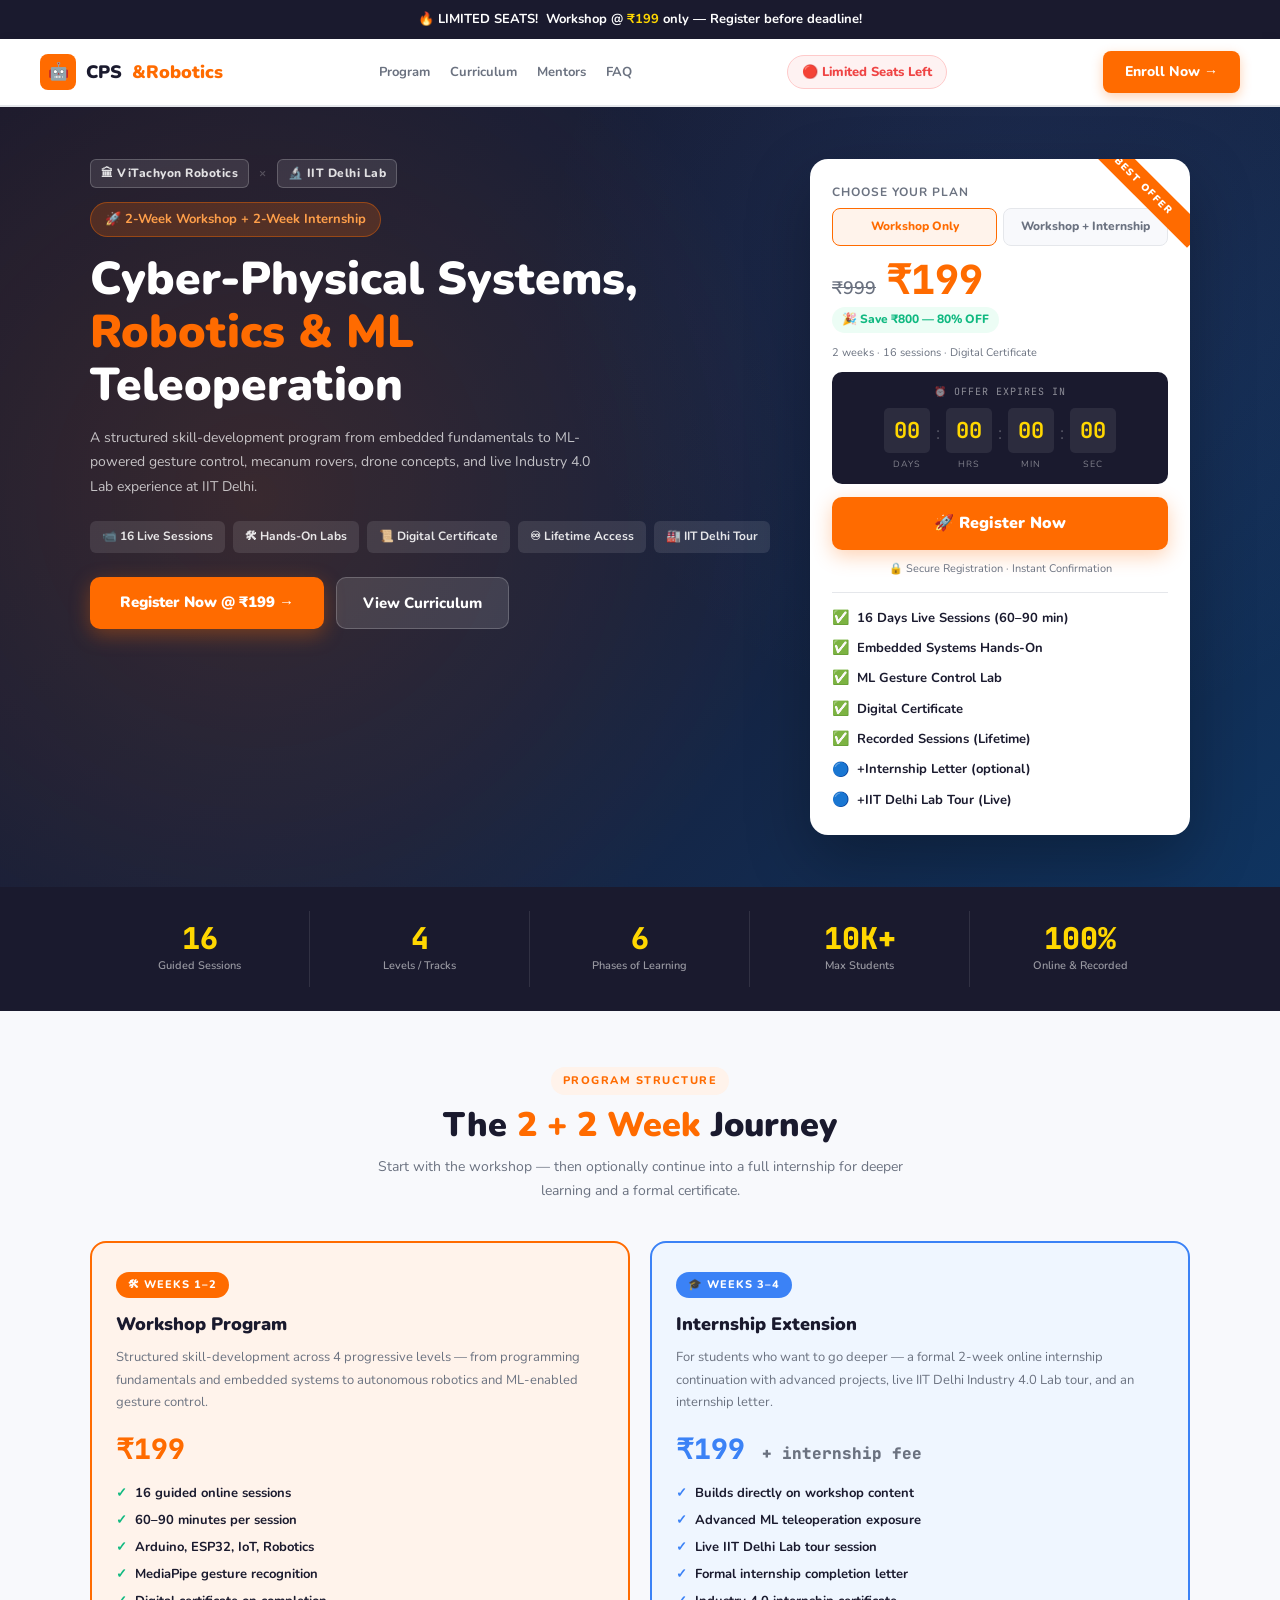
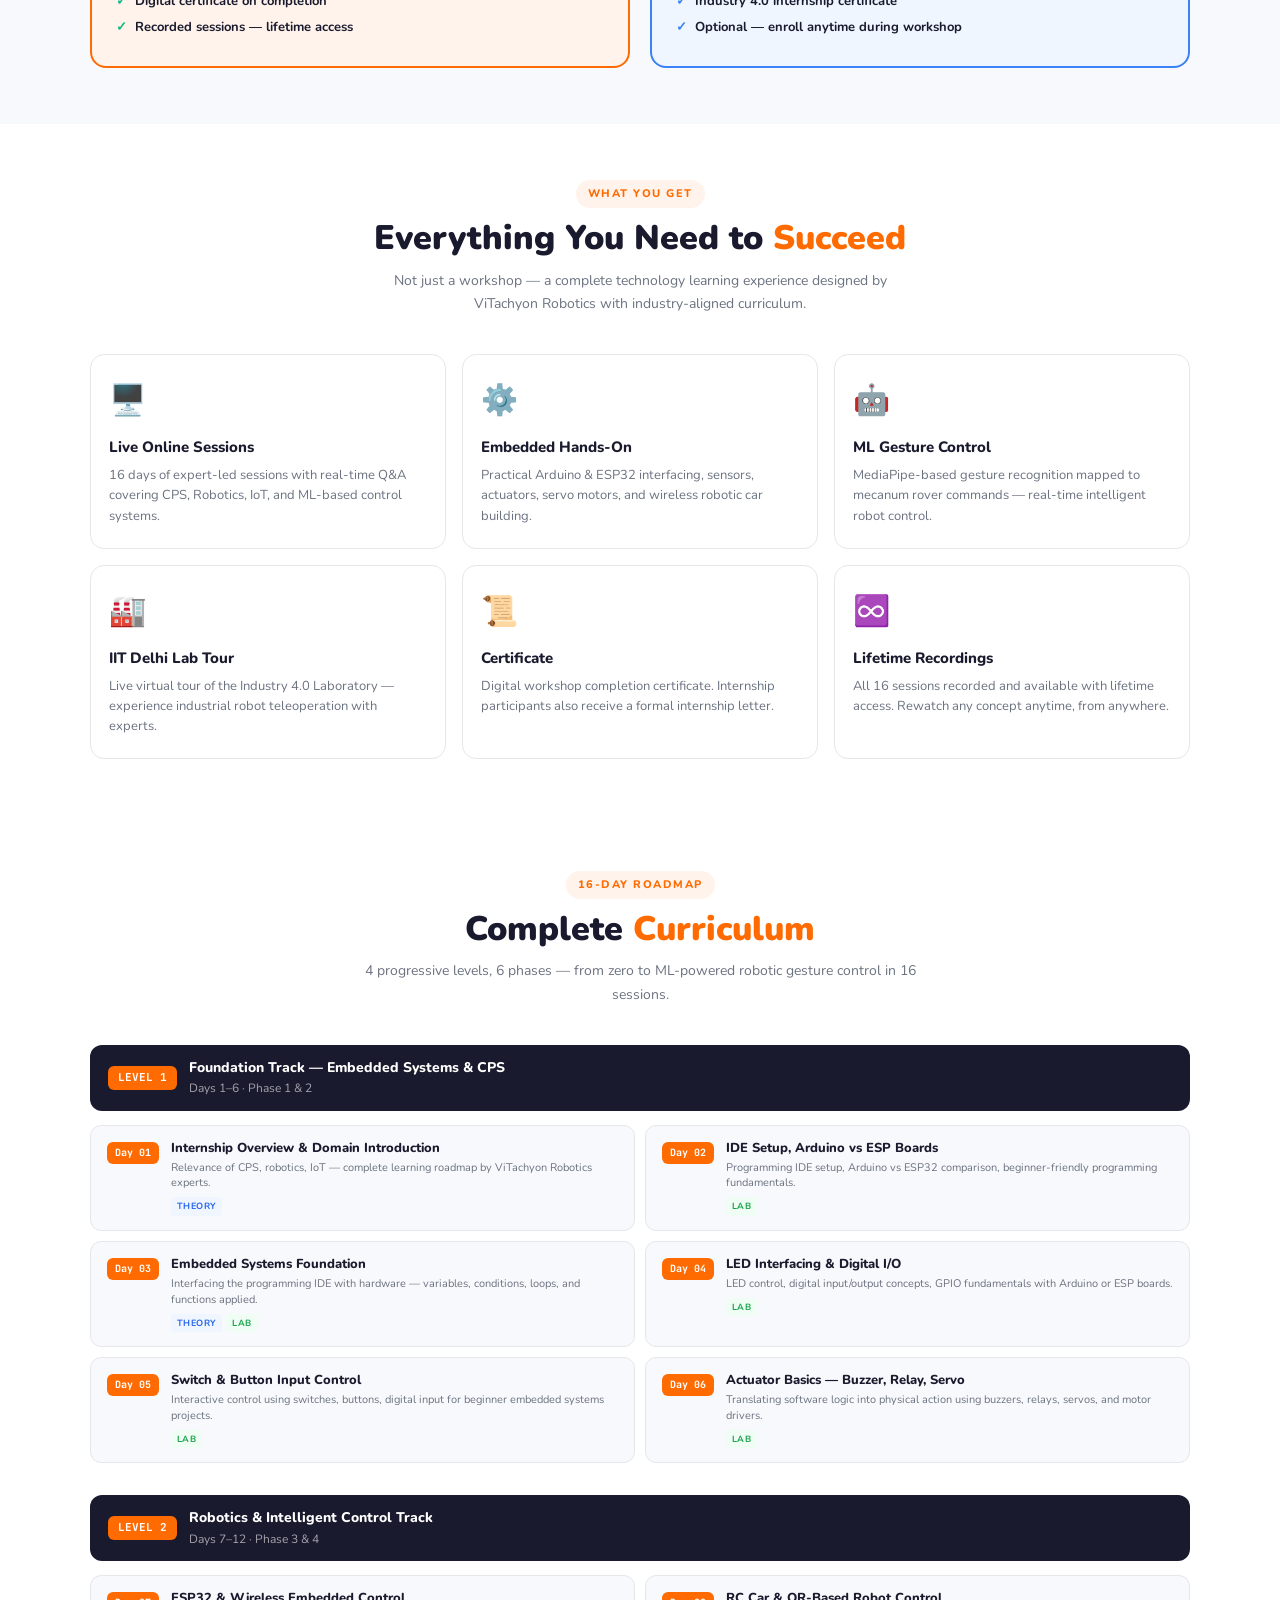
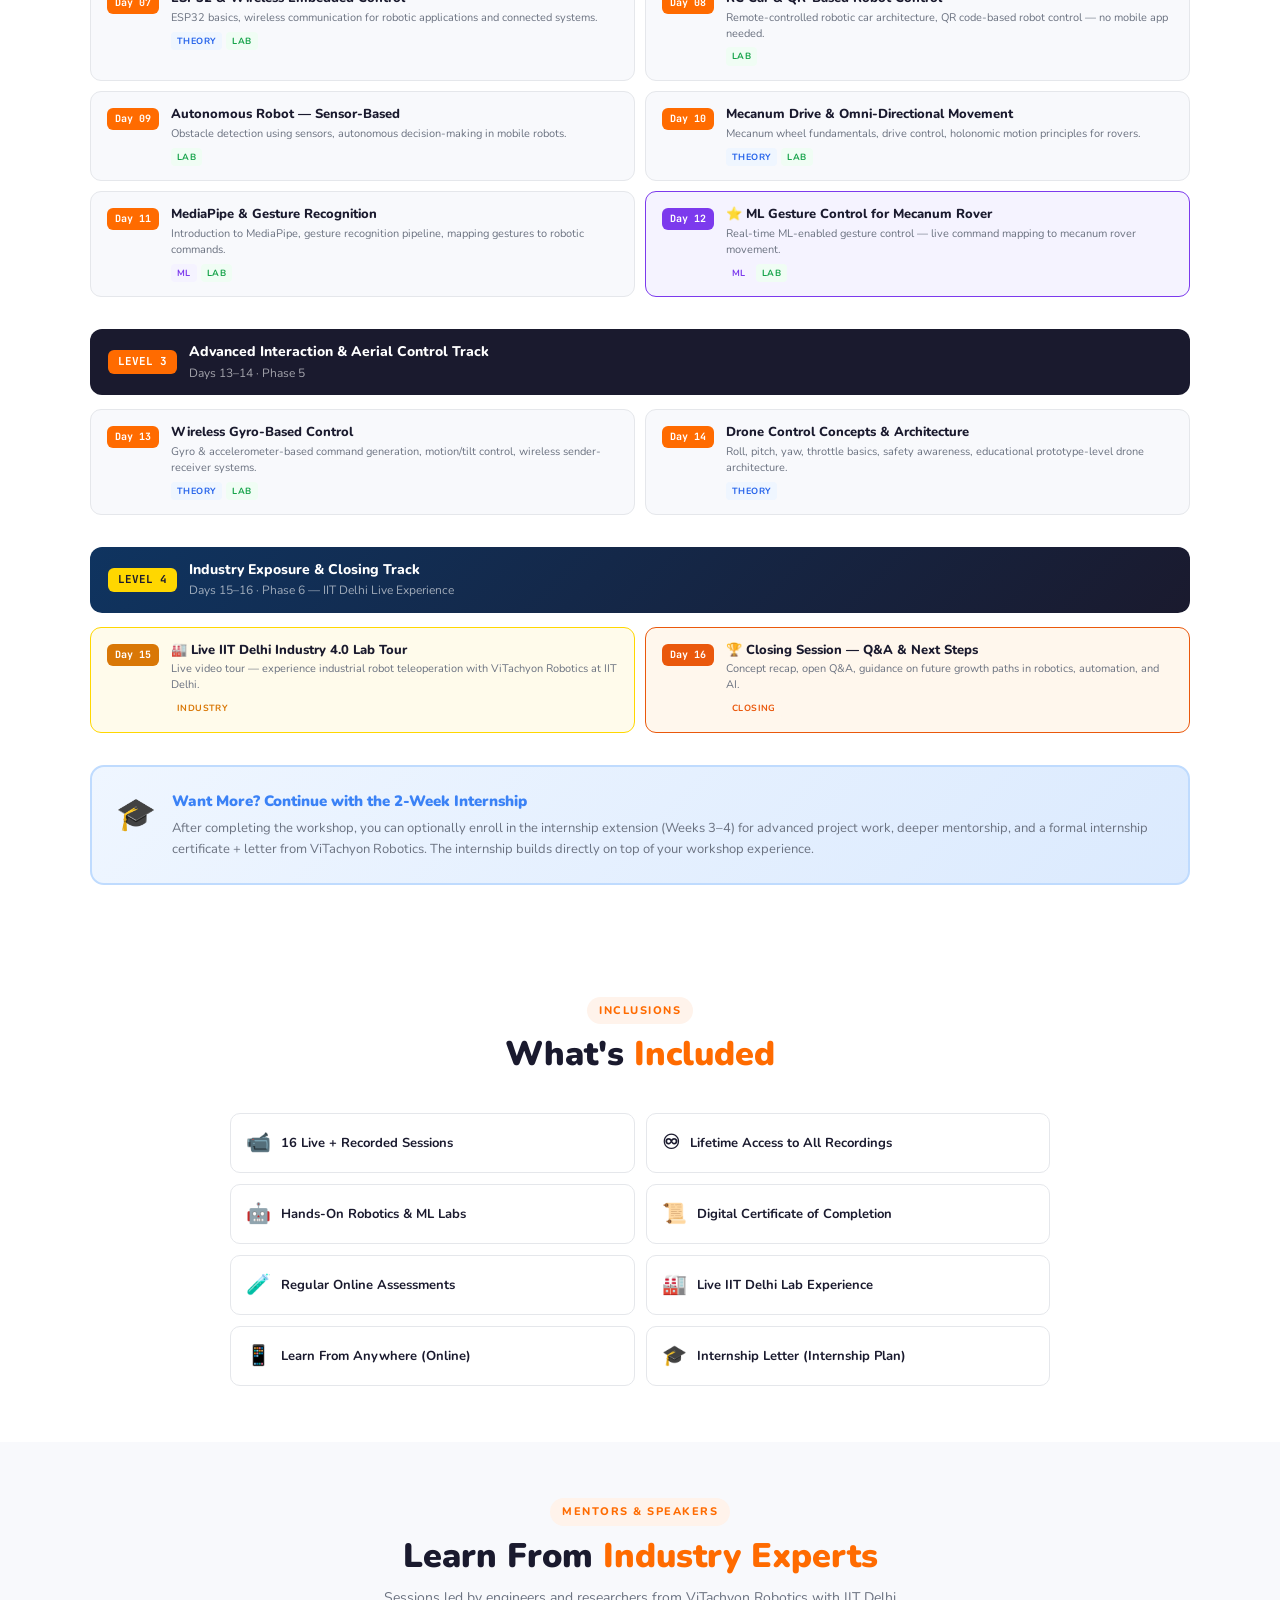
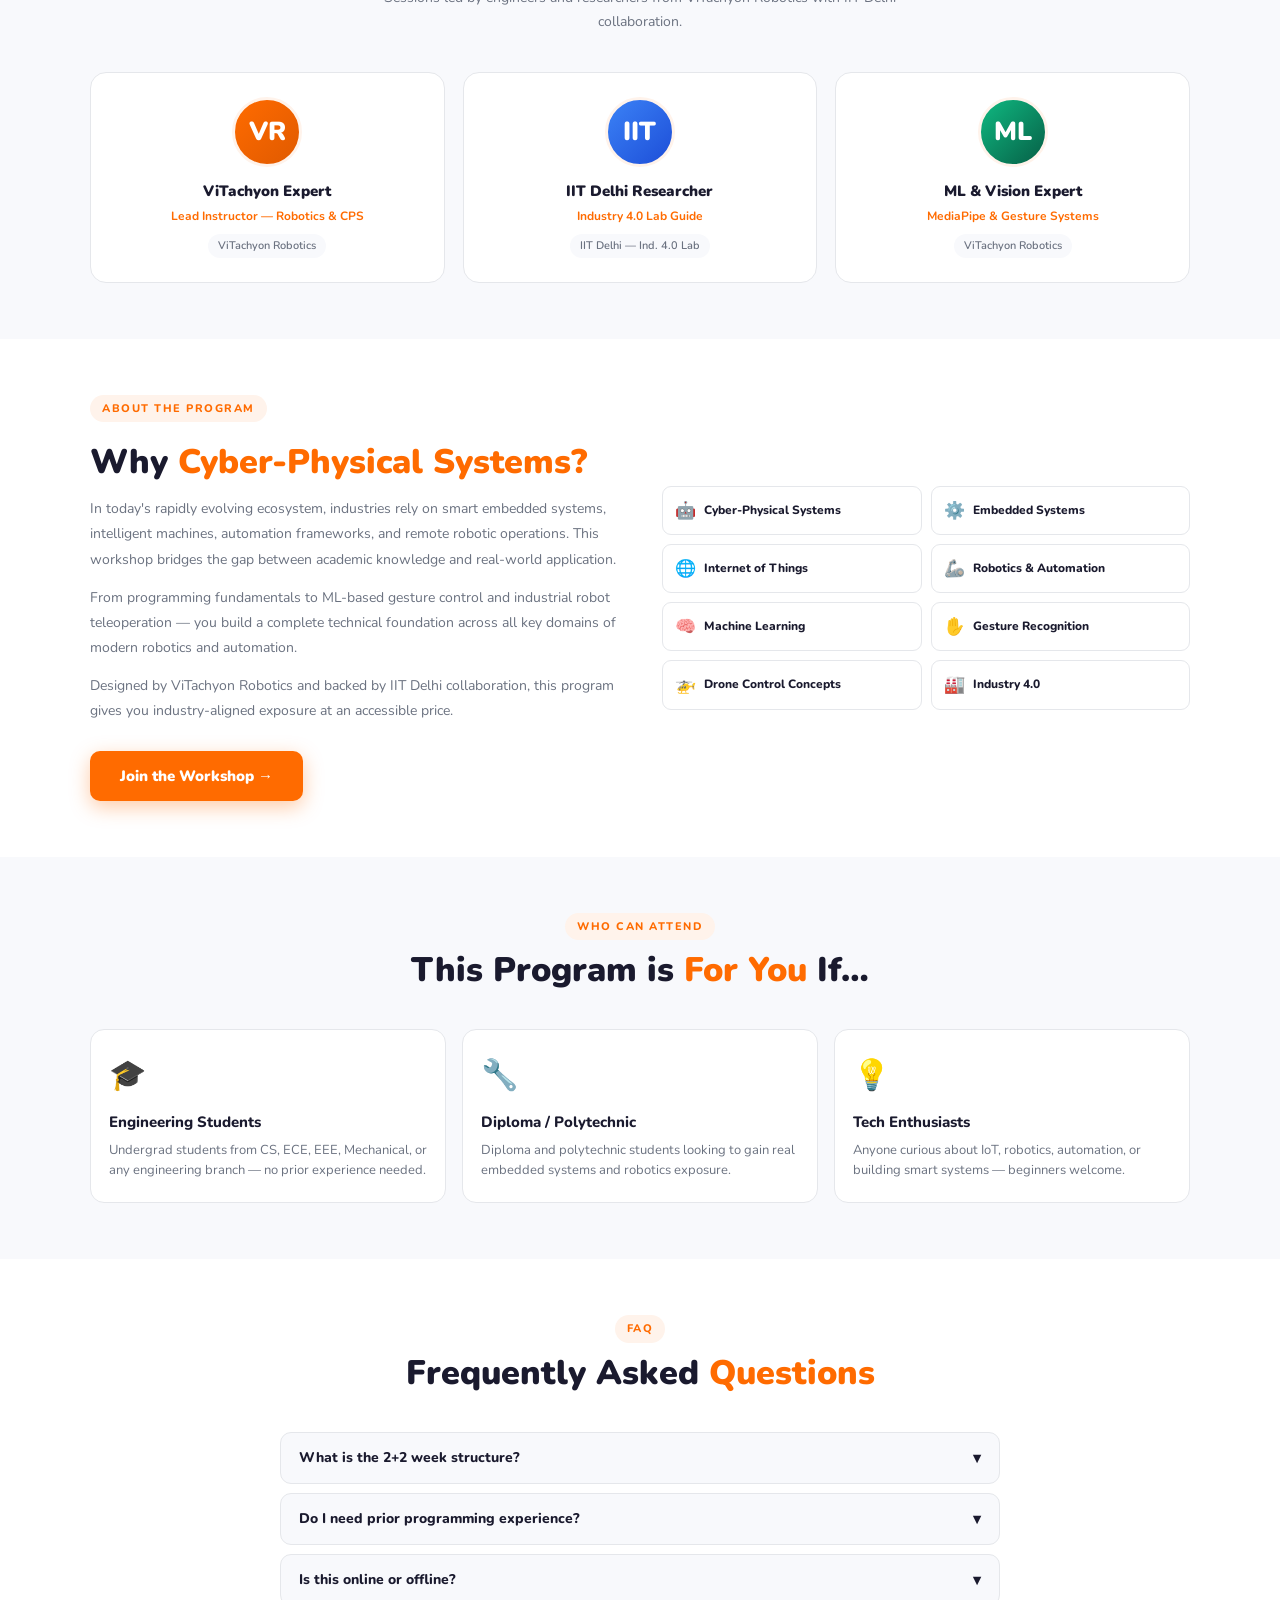
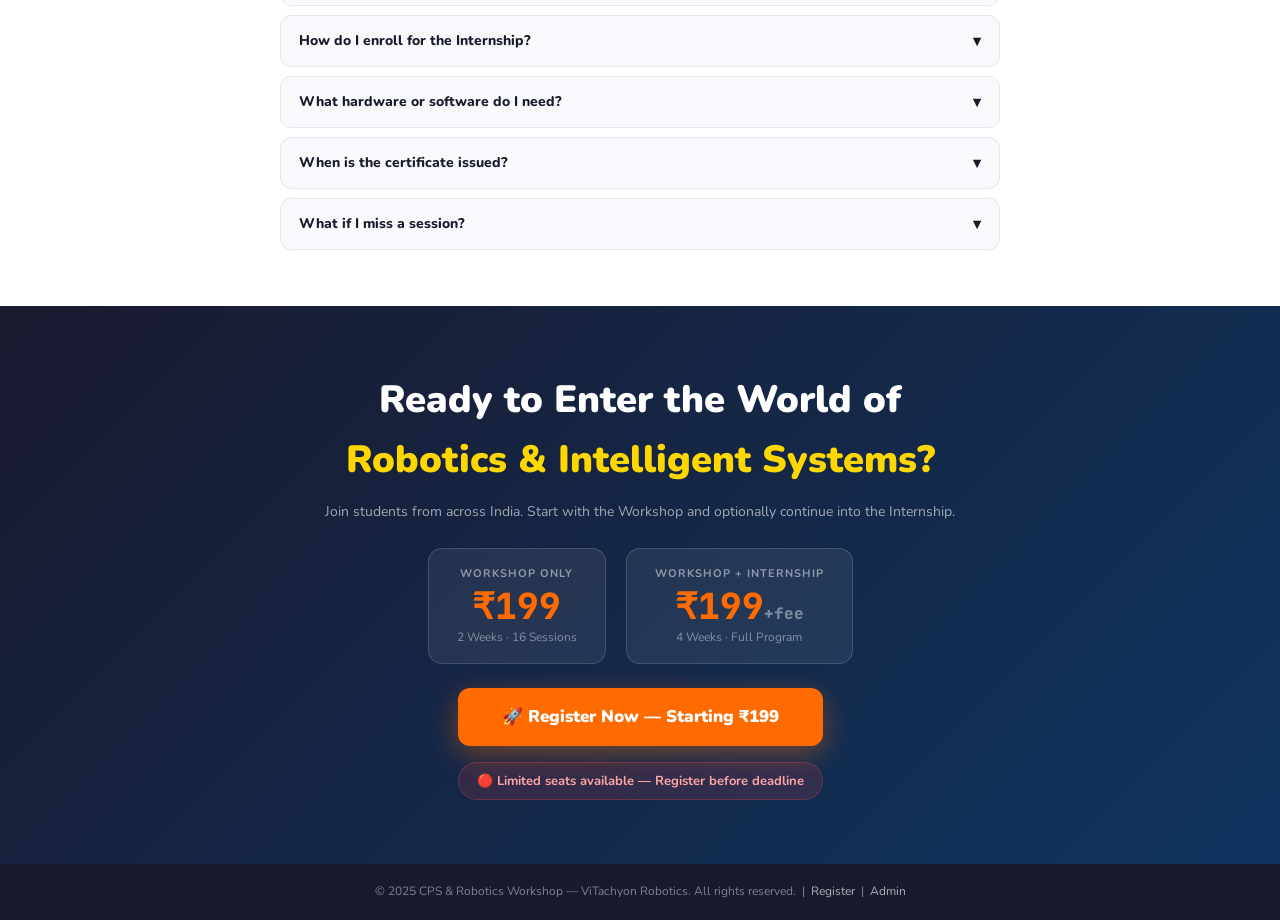
<file: landing_page/index.html>
<!doctype html>
<html lang="en">
  <head>
    <meta charset="UTF-8" />
    <meta name="viewport" content="width=device-width, initial-scale=1.0" />
    <title>
      CPS & Robotics Workshop + Internship | ViTachyon Robotics × IIT Delhi
    </title>
    <link
      href="https://fonts.googleapis.com/css2?family=Nunito:wght@400;600;700;800;900&family=JetBrains+Mono:wght@400;700&display=swap"
      rel="stylesheet"
    />
    <link rel="stylesheet" href="css/style.css" />
  </head>
  <body>
    <!-- URGENCY -->
    <div class="urgency-bar">
      🔥 <span class="blink">LIMITED SEATS!</span>&nbsp; Workshop @
      <span class="gold">₹199</span> only — Register before deadline!
    </div>

    <!-- NAV -->
    <nav>
      <div class="nav-logo">
        <div class="logo-icon">🤖</div>
        CPS<span style="color: var(--primary)">&amp;Robotics</span>
      </div>
      <div class="nav-links">
        <a href="#structure">Program</a>
        <a href="#curriculum">Curriculum</a>
        <a href="#speakers">Mentors</a>
        <a href="#faq">FAQ</a>
      </div>
      <div class="nav-seats">🔴 Limited Seats Left</div>
      <a href="../Registration/form.html" class="nav-enroll">Enroll Now →</a>
    </nav>

    <!-- HERO -->
    <section class="hero">
      <div class="hero-inner">
        <div>
          <div class="collab-bar">
            <span class="collab-badge">🏛 ViTachyon Robotics</span>
            <span style="opacity: 0.4">×</span>
            <span class="collab-badge">🔬 IIT Delhi Lab</span>
          </div>
          <div class="hero-tag">🚀 2-Week Workshop + 2-Week Internship</div>
          <h1>
            Cyber-Physical Systems,<br /><span class="hl"
              >Robotics &amp; ML</span
            ><br />Teleoperation
          </h1>
          <p class="hero-desc">
            A structured skill-development program from embedded fundamentals to
            ML-powered gesture control, mecanum rovers, drone concepts, and live
            Industry 4.0 Lab experience at IIT Delhi.
          </p>
          <div class="hero-badges">
            <div class="hero-badge">📹 16 Live Sessions</div>
            <div class="hero-badge">🛠 Hands-On Labs</div>
            <div class="hero-badge">📜 Digital Certificate</div>
            <div class="hero-badge">♾ Lifetime Access</div>
            <div class="hero-badge">🏭 IIT Delhi Tour</div>
          </div>
          <div class="hero-btns">
            <a href="../Registration/form.html" class="btn-main"
              >Register Now @ ₹199 →</a
            >
            <a href="#curriculum" class="btn-ghost">View Curriculum</a>
          </div>
        </div>

        <!-- PRICING CARD -->
        <div class="pricing-card">
          <div class="pc-title">Choose Your Plan</div>
          <div class="plan-tabs">
            <div class="plan-tab active" onclick="switchPlan('workshop', this)">
              Workshop Only
            </div>
            <div class="plan-tab" onclick="switchPlan('internship', this)">
              Workshop + Internship
            </div>
          </div>

          <!-- Workshop Plan -->
          <div class="plan-price active" id="plan-workshop">
            <div class="price-row">
              <span class="price-orig">₹999</span
              ><span class="price-cur">₹199</span>
            </div>
            <div class="price-save">🎉 Save ₹800 — 80% OFF</div>
            <div class="price-note">
              2 weeks · 16 sessions · Digital Certificate
            </div>
          </div>

          <!-- Internship Plan -->
          <div class="plan-price" id="plan-internship">
            <div class="price-row">
              <span class="price-orig">₹2,999</span
              ><span class="price-cur"
                >₹199<span style="font-size: 16px; color: var(--text-muted)"
                  >+fee</span
                ></span
              >
            </div>
            <div class="price-save">🎉 Workshop ₹199 + Internship fee</div>
            <div class="price-note">
              4 weeks total · Internship certificate + letter
            </div>
          </div>

          <div class="cd-box">
            <div class="cd-label">⏰ Offer Expires In</div>
            <div class="cd-timer">
              <div class="cd-unit">
                <span class="cd-num" id="cd-d">00</span
                ><span class="cd-lbl">Days</span>
              </div>
              <div class="cd-sep">:</div>
              <div class="cd-unit">
                <span class="cd-num" id="cd-h">00</span
                ><span class="cd-lbl">Hrs</span>
              </div>
              <div class="cd-sep">:</div>
              <div class="cd-unit">
                <span class="cd-num" id="cd-m">00</span
                ><span class="cd-lbl">Min</span>
              </div>
              <div class="cd-sep">:</div>
              <div class="cd-unit">
                <span class="cd-num" id="cd-s">00</span
                ><span class="cd-lbl">Sec</span>
              </div>
            </div>
          </div>
          <a href="../Registration/form.html" class="enroll-btn"
            >🚀 Register Now</a
          >
          <div class="secure-note">
            🔒 Secure Registration · Instant Confirmation
          </div>
          <div class="mini-feats">
            <div class="mf">
              <span class="ck">✅</span> 16 Days Live Sessions (60–90 min)
            </div>
            <div class="mf">
              <span class="ck">✅</span> Embedded Systems Hands-On
            </div>
            <div class="mf">
              <span class="ck">✅</span> ML Gesture Control Lab
            </div>
            <div class="mf"><span class="ck">✅</span> Digital Certificate</div>
            <div class="mf">
              <span class="ck">✅</span> Recorded Sessions (Lifetime)
            </div>
            <div class="mf">
              <span class="ck-extra">🔵</span> +Internship Letter (optional)
            </div>
            <div class="mf">
              <span class="ck-extra">🔵</span> +IIT Delhi Lab Tour (Live)
            </div>
          </div>
        </div>
      </div>
    </section>

    <!-- STATS -->
    <div class="stats-strip">
      <div class="stats-inner">
        <div class="stat-box">
          <div class="stat-num">16</div>
          <div class="stat-label">Guided Sessions</div>
        </div>
        <div class="stat-box">
          <div class="stat-num">4</div>
          <div class="stat-label">Levels / Tracks</div>
        </div>
        <div class="stat-box">
          <div class="stat-num">6</div>
          <div class="stat-label">Phases of Learning</div>
        </div>
        <div class="stat-box">
          <div class="stat-num">10K+</div>
          <div class="stat-label">Max Students</div>
        </div>
        <div class="stat-box">
          <div class="stat-num">100%</div>
          <div class="stat-label">Online & Recorded</div>
        </div>
      </div>
    </div>

    <!-- 2+2 STRUCTURE -->
    <section class="section" id="structure">
      <div class="section-inner">
        <div class="sec-hdr">
          <div class="sec-tag">Program Structure</div>
          <h2>The <span>2 + 2 Week</span> Journey</h2>
          <p class="sec-sub">
            Start with the workshop — then optionally continue into a full
            internship for deeper learning and a formal certificate.
          </p>
        </div>
        <div class="structure-grid fade-in">
          <div class="struct-card workshop">
            <div class="struct-badge">🛠 Weeks 1–2</div>
            <h3>Workshop Program</h3>
            <p>
              Structured skill-development across 4 progressive levels — from
              programming fundamentals and embedded systems to autonomous
              robotics and ML-enabled gesture control.
            </p>
            <div class="struct-price">₹199</div>
            <ul class="struct-list">
              <li>16 guided online sessions</li>
              <li>60–90 minutes per session</li>
              <li>Arduino, ESP32, IoT, Robotics</li>
              <li>MediaPipe gesture recognition</li>
              <li>Digital certificate on completion</li>
              <li>Recorded sessions — lifetime access</li>
            </ul>
          </div>
          <div class="struct-card internship">
            <div class="struct-badge">🎓 Weeks 3–4</div>
            <h3>Internship Extension</h3>
            <p>
              For students who want to go deeper — a formal 2-week online
              internship continuation with advanced projects, live IIT Delhi
              Industry 4.0 Lab tour, and an internship letter.
            </p>
            <div class="struct-price" style="color: var(--info)">
              ₹199
              <span style="font-size: 16px; color: var(--text-muted)"
                >+ internship fee</span
              >
            </div>
            <ul class="struct-list" style="--check-color: var(--info)">
              <li>Builds directly on workshop content</li>
              <li>Advanced ML teleoperation exposure</li>
              <li>Live IIT Delhi Lab tour session</li>
              <li>Formal internship completion letter</li>
              <li>Industry 4.0 internship certificate</li>
              <li>Optional — enroll anytime during workshop</li>
            </ul>
          </div>
        </div>
      </div>
    </section>

    <!-- WHAT YOU GET -->
    <section class="section" style="background: var(--white)">
      <div class="section-inner">
        <div class="sec-hdr">
          <div class="sec-tag">What You Get</div>
          <h2>Everything You Need to <span>Succeed</span></h2>
          <p class="sec-sub">
            Not just a workshop — a complete technology learning experience
            designed by ViTachyon Robotics with industry-aligned curriculum.
          </p>
        </div>
        <div class="features-grid fade-in">
          <div class="feat-card">
            <span class="feat-icon">🖥️</span>
            <h3>Live Online Sessions</h3>
            <p>
              16 days of expert-led sessions with real-time Q&A covering CPS,
              Robotics, IoT, and ML-based control systems.
            </p>
          </div>
          <div class="feat-card">
            <span class="feat-icon">⚙️</span>
            <h3>Embedded Hands-On</h3>
            <p>
              Practical Arduino & ESP32 interfacing, sensors, actuators, servo
              motors, and wireless robotic car building.
            </p>
          </div>
          <div class="feat-card">
            <span class="feat-icon">🤖</span>
            <h3>ML Gesture Control</h3>
            <p>
              MediaPipe-based gesture recognition mapped to mecanum rover
              commands — real-time intelligent robot control.
            </p>
          </div>
          <div class="feat-card">
            <span class="feat-icon">🏭</span>
            <h3>IIT Delhi Lab Tour</h3>
            <p>
              Live virtual tour of the Industry 4.0 Laboratory — experience
              industrial robot teleoperation with experts.
            </p>
          </div>
          <div class="feat-card">
            <span class="feat-icon">📜</span>
            <h3>Certificate</h3>
            <p>
              Digital workshop completion certificate. Internship participants
              also receive a formal internship letter.
            </p>
          </div>
          <div class="feat-card">
            <span class="feat-icon">♾️</span>
            <h3>Lifetime Recordings</h3>
            <p>
              All 16 sessions recorded and available with lifetime access.
              Rewatch any concept anytime, from anywhere.
            </p>
          </div>
        </div>
      </div>
    </section>

    <!-- CURRICULUM -->
    <section class="section" id="curriculum">
      <div class="section-inner">
        <div class="sec-hdr">
          <div class="sec-tag">16-Day Roadmap</div>
          <h2>Complete <span>Curriculum</span></h2>
          <p class="sec-sub">
            4 progressive levels, 6 phases — from zero to ML-powered robotic
            gesture control in 16 sessions.
          </p>
        </div>

        <!-- LEVEL 1 -->
        <div class="phase-block fade-in">
          <div class="phase-header">
            <div class="phase-num">LEVEL 1</div>
            <div>
              <h3>Foundation Track — Embedded Systems & CPS</h3>
              <p>Days 1–6 · Phase 1 & 2</p>
            </div>
          </div>
          <div class="curric-grid">
            <div class="day-item">
              <div class="day-badge">Day 01</div>
              <div class="day-info">
                <h4>Internship Overview & Domain Introduction</h4>
                <p>
                  Relevance of CPS, robotics, IoT — complete learning roadmap by
                  ViTachyon Robotics experts.
                </p>
                <div class="day-tags"><span class="dtag th">Theory</span></div>
              </div>
            </div>
            <div class="day-item">
              <div class="day-badge">Day 02</div>
              <div class="day-info">
                <h4>IDE Setup, Arduino vs ESP Boards</h4>
                <p>
                  Programming IDE setup, Arduino vs ESP32 comparison,
                  beginner-friendly programming fundamentals.
                </p>
                <div class="day-tags"><span class="dtag lb">Lab</span></div>
              </div>
            </div>
            <div class="day-item">
              <div class="day-badge">Day 03</div>
              <div class="day-info">
                <h4>Embedded Systems Foundation</h4>
                <p>
                  Interfacing the programming IDE with hardware — variables,
                  conditions, loops, and functions applied.
                </p>
                <div class="day-tags">
                  <span class="dtag th">Theory</span
                  ><span class="dtag lb">Lab</span>
                </div>
              </div>
            </div>
            <div class="day-item">
              <div class="day-badge">Day 04</div>
              <div class="day-info">
                <h4>LED Interfacing & Digital I/O</h4>
                <p>
                  LED control, digital input/output concepts, GPIO fundamentals
                  with Arduino or ESP boards.
                </p>
                <div class="day-tags"><span class="dtag lb">Lab</span></div>
              </div>
            </div>
            <div class="day-item">
              <div class="day-badge">Day 05</div>
              <div class="day-info">
                <h4>Switch & Button Input Control</h4>
                <p>
                  Interactive control using switches, buttons, digital input for
                  beginner embedded systems projects.
                </p>
                <div class="day-tags"><span class="dtag lb">Lab</span></div>
              </div>
            </div>
            <div class="day-item">
              <div class="day-badge">Day 06</div>
              <div class="day-info">
                <h4>Actuator Basics — Buzzer, Relay, Servo</h4>
                <p>
                  Translating software logic into physical action using buzzers,
                  relays, servos, and motor drivers.
                </p>
                <div class="day-tags"><span class="dtag lb">Lab</span></div>
              </div>
            </div>
          </div>
        </div>

        <!-- LEVEL 2 -->
        <div class="phase-block fade-in">
          <div class="phase-header">
            <div class="phase-num">LEVEL 2</div>
            <div>
              <h3>Robotics & Intelligent Control Track</h3>
              <p>Days 7–12 · Phase 3 & 4</p>
            </div>
          </div>
          <div class="curric-grid">
            <div class="day-item">
              <div class="day-badge">Day 07</div>
              <div class="day-info">
                <h4>ESP32 & Wireless Embedded Control</h4>
                <p>
                  ESP32 basics, wireless communication for robotic applications
                  and connected systems.
                </p>
                <div class="day-tags">
                  <span class="dtag th">Theory</span
                  ><span class="dtag lb">Lab</span>
                </div>
              </div>
            </div>
            <div class="day-item">
              <div class="day-badge">Day 08</div>
              <div class="day-info">
                <h4>RC Car & QR-Based Robot Control</h4>
                <p>
                  Remote-controlled robotic car architecture, QR code-based
                  robot control — no mobile app needed.
                </p>
                <div class="day-tags"><span class="dtag lb">Lab</span></div>
              </div>
            </div>
            <div class="day-item">
              <div class="day-badge">Day 09</div>
              <div class="day-info">
                <h4>Autonomous Robot — Sensor-Based</h4>
                <p>
                  Obstacle detection using sensors, autonomous decision-making
                  in mobile robots.
                </p>
                <div class="day-tags"><span class="dtag lb">Lab</span></div>
              </div>
            </div>
            <div class="day-item">
              <div class="day-badge">Day 10</div>
              <div class="day-info">
                <h4>Mecanum Drive & Omni-Directional Movement</h4>
                <p>
                  Mecanum wheel fundamentals, drive control, holonomic motion
                  principles for rovers.
                </p>
                <div class="day-tags">
                  <span class="dtag th">Theory</span
                  ><span class="dtag lb">Lab</span>
                </div>
              </div>
            </div>
            <div class="day-item">
              <div class="day-badge">Day 11</div>
              <div class="day-info">
                <h4>MediaPipe & Gesture Recognition</h4>
                <p>
                  Introduction to MediaPipe, gesture recognition pipeline,
                  mapping gestures to robotic commands.
                </p>
                <div class="day-tags">
                  <span class="dtag ml">ML</span
                  ><span class="dtag lb">Lab</span>
                </div>
              </div>
            </div>
            <div
              class="day-item"
              style="border-color: #7c3aed; background: #f5f3ff"
            >
              <div class="day-badge" style="background: #7c3aed">Day 12</div>
              <div class="day-info">
                <h4>⭐ ML Gesture Control for Mecanum Rover</h4>
                <p>
                  Real-time ML-enabled gesture control — live command mapping to
                  mecanum rover movement.
                </p>
                <div class="day-tags">
                  <span class="dtag ml">ML</span
                  ><span class="dtag lb">Lab</span>
                </div>
              </div>
            </div>
          </div>
        </div>

        <!-- LEVEL 3 -->
        <div class="phase-block fade-in">
          <div class="phase-header">
            <div class="phase-num">LEVEL 3</div>
            <div>
              <h3>Advanced Interaction & Aerial Control Track</h3>
              <p>Days 13–14 · Phase 5</p>
            </div>
          </div>
          <div class="curric-grid">
            <div class="day-item">
              <div class="day-badge">Day 13</div>
              <div class="day-info">
                <h4>Wireless Gyro-Based Control</h4>
                <p>
                  Gyro & accelerometer-based command generation, motion/tilt
                  control, wireless sender-receiver systems.
                </p>
                <div class="day-tags">
                  <span class="dtag th">Theory</span
                  ><span class="dtag lb">Lab</span>
                </div>
              </div>
            </div>
            <div class="day-item">
              <div class="day-badge">Day 14</div>
              <div class="day-info">
                <h4>Drone Control Concepts & Architecture</h4>
                <p>
                  Roll, pitch, yaw, throttle basics, safety awareness,
                  educational prototype-level drone architecture.
                </p>
                <div class="day-tags"><span class="dtag th">Theory</span></div>
              </div>
            </div>
          </div>
        </div>

        <!-- LEVEL 4 -->
        <div class="phase-block fade-in">
          <div
            class="phase-header"
            style="background: linear-gradient(135deg, #0f3460, #1a1a2e)"
          >
            <div class="phase-num" style="background: #ffd700; color: #1a1a2e">
              LEVEL 4
            </div>
            <div>
              <h3>Industry Exposure & Closing Track</h3>
              <p>Days 15–16 · Phase 6 — IIT Delhi Live Experience</p>
            </div>
          </div>
          <div class="curric-grid">
            <div
              class="day-item"
              style="border-color: #ffd700; background: #fffbeb"
            >
              <div class="day-badge" style="background: #d97706">Day 15</div>
              <div class="day-info">
                <h4>🏭 Live IIT Delhi Industry 4.0 Lab Tour</h4>
                <p>
                  Live video tour — experience industrial robot teleoperation
                  with ViTachyon Robotics at IIT Delhi.
                </p>
                <div class="day-tags">
                  <span class="dtag cp">Industry</span>
                </div>
              </div>
            </div>
            <div
              class="day-item"
              style="border-color: #ea580c; background: #fff7ed"
            >
              <div class="day-badge" style="background: #ea580c">Day 16</div>
              <div class="day-info">
                <h4>🏆 Closing Session — Q&A & Next Steps</h4>
                <p>
                  Concept recap, open Q&A, guidance on future growth paths in
                  robotics, automation, and AI.
                </p>
                <div class="day-tags"><span class="dtag pr">Closing</span></div>
              </div>
            </div>
          </div>
        </div>

        <div class="internship-note fade-in">
          <div class="ni">🎓</div>
          <div>
            <h4>Want More? Continue with the 2-Week Internship</h4>
            <p>
              After completing the workshop, you can optionally enroll in the
              internship extension (Weeks 3–4) for advanced project work, deeper
              mentorship, and a formal internship certificate + letter from
              ViTachyon Robotics. The internship builds directly on top of your
              workshop experience.
            </p>
          </div>
        </div>
      </div>
    </section>

    <!-- INCLUSIONS -->
    <section class="section" style="background: var(--white)">
      <div class="section-inner">
        <div class="sec-hdr">
          <div class="sec-tag">Inclusions</div>
          <h2>What's <span>Included</span></h2>
        </div>
        <div class="inc-grid fade-in">
          <div class="inc-item">
            <span class="ii">📹</span> 16 Live + Recorded Sessions
          </div>
          <div class="inc-item">
            <span class="ii">♾</span> Lifetime Access to All Recordings
          </div>
          <div class="inc-item">
            <span class="ii">🤖</span> Hands-On Robotics & ML Labs
          </div>
          <div class="inc-item">
            <span class="ii">📜</span> Digital Certificate of Completion
          </div>
          <div class="inc-item">
            <span class="ii">🧪</span> Regular Online Assessments
          </div>
          <div class="inc-item">
            <span class="ii">🏭</span> Live IIT Delhi Lab Experience
          </div>
          <div class="inc-item">
            <span class="ii">📱</span> Learn From Anywhere (Online)
          </div>
          <div class="inc-item">
            <span class="ii">🎓</span> Internship Letter (Internship Plan)
          </div>
        </div>
      </div>
    </section>

    <!-- SPEAKERS / MENTORS -->
    <section class="section" id="speakers">
      <div class="section-inner">
        <div class="sec-hdr">
          <div class="sec-tag">Mentors & Speakers</div>
          <h2>Learn From <span>Industry Experts</span></h2>
          <p class="sec-sub">
            Sessions led by engineers and researchers from ViTachyon Robotics
            with IIT Delhi collaboration.
          </p>
        </div>
        <div class="speakers-grid fade-in">
          <div class="speaker-card">
            <div class="speaker-avatar">VR</div>
            <h3>ViTachyon Expert</h3>
            <div class="speaker-role">Lead Instructor — Robotics & CPS</div>
            <div class="speaker-org">ViTachyon Robotics</div>
          </div>
          <div class="speaker-card">
            <div
              class="speaker-avatar"
              style="background: linear-gradient(135deg, #3b82f6, #1d4ed8)"
            >
              IIT
            </div>
            <h3>IIT Delhi Researcher</h3>
            <div class="speaker-role">Industry 4.0 Lab Guide</div>
            <div class="speaker-org">IIT Delhi — Ind. 4.0 Lab</div>
          </div>
          <div class="speaker-card">
            <div
              class="speaker-avatar"
              style="background: linear-gradient(135deg, #10b981, #065f46)"
            >
              ML
            </div>
            <h3>ML & Vision Expert</h3>
            <div class="speaker-role">MediaPipe & Gesture Systems</div>
            <div class="speaker-org">ViTachyon Robotics</div>
          </div>
        </div>
      </div>
    </section>

    <!-- ABOUT -->
    <section class="section" style="background: var(--white)">
      <div class="section-inner">
        <div class="about-grid fade-in">
          <div class="about-text">
            <div class="sec-tag">About the Program</div>
            <h2 style="text-align: left; margin-top: 10px">
              Why <span>Cyber-Physical Systems?</span>
            </h2>
            <p>
              In today's rapidly evolving ecosystem, industries rely on smart
              embedded systems, intelligent machines, automation frameworks, and
              remote robotic operations. This workshop bridges the gap between
              academic knowledge and real-world application.
            </p>
            <p>
              From programming fundamentals to ML-based gesture control and
              industrial robot teleoperation — you build a complete technical
              foundation across all key domains of modern robotics and
              automation.
            </p>
            <p>
              Designed by ViTachyon Robotics and backed by IIT Delhi
              collaboration, this program gives you industry-aligned exposure at
              an accessible price.
            </p>
            <a
              href="../Registration/form.html"
              class="btn-main"
              style="margin-top: 14px; display: inline-block"
              >Join the Workshop →</a
            >
          </div>
          <div class="pillars-grid">
            <div class="pc">
              <span class="picon">🤖</span> Cyber-Physical Systems
            </div>
            <div class="pc"><span class="picon">⚙️</span> Embedded Systems</div>
            <div class="pc">
              <span class="picon">🌐</span> Internet of Things
            </div>
            <div class="pc">
              <span class="picon">🦾</span> Robotics & Automation
            </div>
            <div class="pc"><span class="picon">🧠</span> Machine Learning</div>
            <div class="pc">
              <span class="picon">✋</span> Gesture Recognition
            </div>
            <div class="pc">
              <span class="picon">🚁</span> Drone Control Concepts
            </div>
            <div class="pc"><span class="picon">🏭</span> Industry 4.0</div>
          </div>
        </div>
      </div>
    </section>

    <!-- WHO CAN ATTEND -->
    <section class="section">
      <div class="section-inner">
        <div class="sec-hdr">
          <div class="sec-tag">Who Can Attend</div>
          <h2>This Program is <span>For You</span> If…</h2>
        </div>
        <div class="features-grid fade-in">
          <div class="feat-card">
            <span class="feat-icon">🎓</span>
            <h3>Engineering Students</h3>
            <p>
              Undergrad students from CS, ECE, EEE, Mechanical, or any
              engineering branch — no prior experience needed.
            </p>
          </div>
          <div class="feat-card">
            <span class="feat-icon">🔧</span>
            <h3>Diploma / Polytechnic</h3>
            <p>
              Diploma and polytechnic students looking to gain real embedded
              systems and robotics exposure.
            </p>
          </div>
          <div class="feat-card">
            <span class="feat-icon">💡</span>
            <h3>Tech Enthusiasts</h3>
            <p>
              Anyone curious about IoT, robotics, automation, or building smart
              systems — beginners welcome.
            </p>
          </div>
        </div>
      </div>
    </section>

    <!-- FAQ -->
    <section class="section" id="faq" style="background: var(--white)">
      <div class="section-inner">
        <div class="sec-hdr">
          <div class="sec-tag">FAQ</div>
          <h2>Frequently Asked <span>Questions</span></h2>
        </div>
        <div class="faq-list fade-in">
          <div class="faq-item">
            <button class="faq-q" onclick="toggleFaq(this)">
              What is the 2+2 week structure? <span class="faq-arrow">▾</span>
            </button>
            <div class="faq-a">
              <div class="faq-a-inner">
                The first 2 weeks is the Workshop program at ₹199 — 16 live
                sessions covering CPS, embedded systems, robotics, IoT, and ML
                gesture control. The next 2 weeks is an optional Internship
                extension for students who want deeper learning, a formal
                internship letter, and live IIT Delhi Lab experience.
              </div>
            </div>
          </div>
          <div class="faq-item">
            <button class="faq-q" onclick="toggleFaq(this)">
              Do I need prior programming experience?
              <span class="faq-arrow">▾</span>
            </button>
            <div class="faq-a">
              <div class="faq-a-inner">
                No prior experience is required. The program starts from the
                very basics — programming fundamentals, IDE setup, and
                beginner-friendly embedded concepts — and progressively builds
                up to advanced ML-based robotic control.
              </div>
            </div>
          </div>
          <div class="faq-item">
            <button class="faq-q" onclick="toggleFaq(this)">
              Is this online or offline? <span class="faq-arrow">▾</span>
            </button>
            <div class="faq-a">
              <div class="faq-a-inner">
                Fully online. All 16 sessions are conducted live and also
                recorded with lifetime access. The IIT Delhi Lab tour on Day 15
                is also conducted as a live online video experience.
              </div>
            </div>
          </div>
          <div class="faq-item">
            <button class="faq-q" onclick="toggleFaq(this)">
              How do I enroll for the Internship?
              <span class="faq-arrow">▾</span>
            </button>
            <div class="faq-a">
              <div class="faq-a-inner">
                You can select the Internship option during registration, or you
                can upgrade during the workshop period. The internship fee is
                separate from the ₹199 workshop fee. Both plans are available on
                the registration page.
              </div>
            </div>
          </div>
          <div class="faq-item">
            <button class="faq-q" onclick="toggleFaq(this)">
              What hardware or software do I need?
              <span class="faq-arrow">▾</span>
            </button>
            <div class="faq-a">
              <div class="faq-a-inner">
                A laptop and internet connection is all you need. All software
                used is free. The sessions are conceptual + software-based;
                physical hardware kits are not required for participation.
              </div>
            </div>
          </div>
          <div class="faq-item">
            <button class="faq-q" onclick="toggleFaq(this)">
              When is the certificate issued? <span class="faq-arrow">▾</span>
            </button>
            <div class="faq-a">
              <div class="faq-a-inner">
                Digital workshop certificates are issued after successful
                completion of the 16 sessions. Internship letters and
                certificates are issued after the full 4-week program, typically
                within 3–5 working days.
              </div>
            </div>
          </div>
          <div class="faq-item">
            <button class="faq-q" onclick="toggleFaq(this)">
              What if I miss a session? <span class="faq-arrow">▾</span>
            </button>
            <div class="faq-a">
              <div class="faq-a-inner">
                All sessions are recorded and available for lifetime replay. You
                can catch up on missed sessions before the next class at your
                convenience.
              </div>
            </div>
          </div>
        </div>
      </div>
    </section>

    <!-- BOTTOM CTA -->
    <section class="btm-cta">
      <h2>
        Ready to Enter the World of<br /><span
          >Robotics & Intelligent Systems?</span
        >
      </h2>
      <p>
        Join students from across India. Start with the Workshop and optionally
        continue into the Internship.
      </p>
      <div class="btm-price-grid">
        <div class="btm-plan">
          <div class="btm-plan-label">Workshop Only</div>
          <div class="btm-plan-price">₹199</div>
          <div class="btm-plan-sub">2 Weeks · 16 Sessions</div>
        </div>
        <div class="btm-plan">
          <div class="btm-plan-label">Workshop + Internship</div>
          <div class="btm-plan-price">
            ₹199<span style="font-size: 16px; color: rgba(255, 255, 255, 0.4)"
              >+fee</span
            >
          </div>
          <div class="btm-plan-sub">4 Weeks · Full Program</div>
        </div>
      </div>
      <a href="../Registration/form.html" class="btm-btn"
        >🚀 Register Now — Starting ₹199</a
      >
      <div>
        <div class="seats-warn">
          🔴 Limited seats available — Register before deadline
        </div>
      </div>
    </section>

    <footer>
      <p>
        © 2025 CPS & Robotics Workshop — ViTachyon Robotics. All rights
        reserved. &nbsp;|&nbsp;
        <a href="../Registration/form.html">Register</a> &nbsp;|&nbsp;
        <a href="../admin/admin.html">Admin</a>
      </p>
    </footer>

    <script src="js/script.js"></script>
  </body>
</html>
</file>
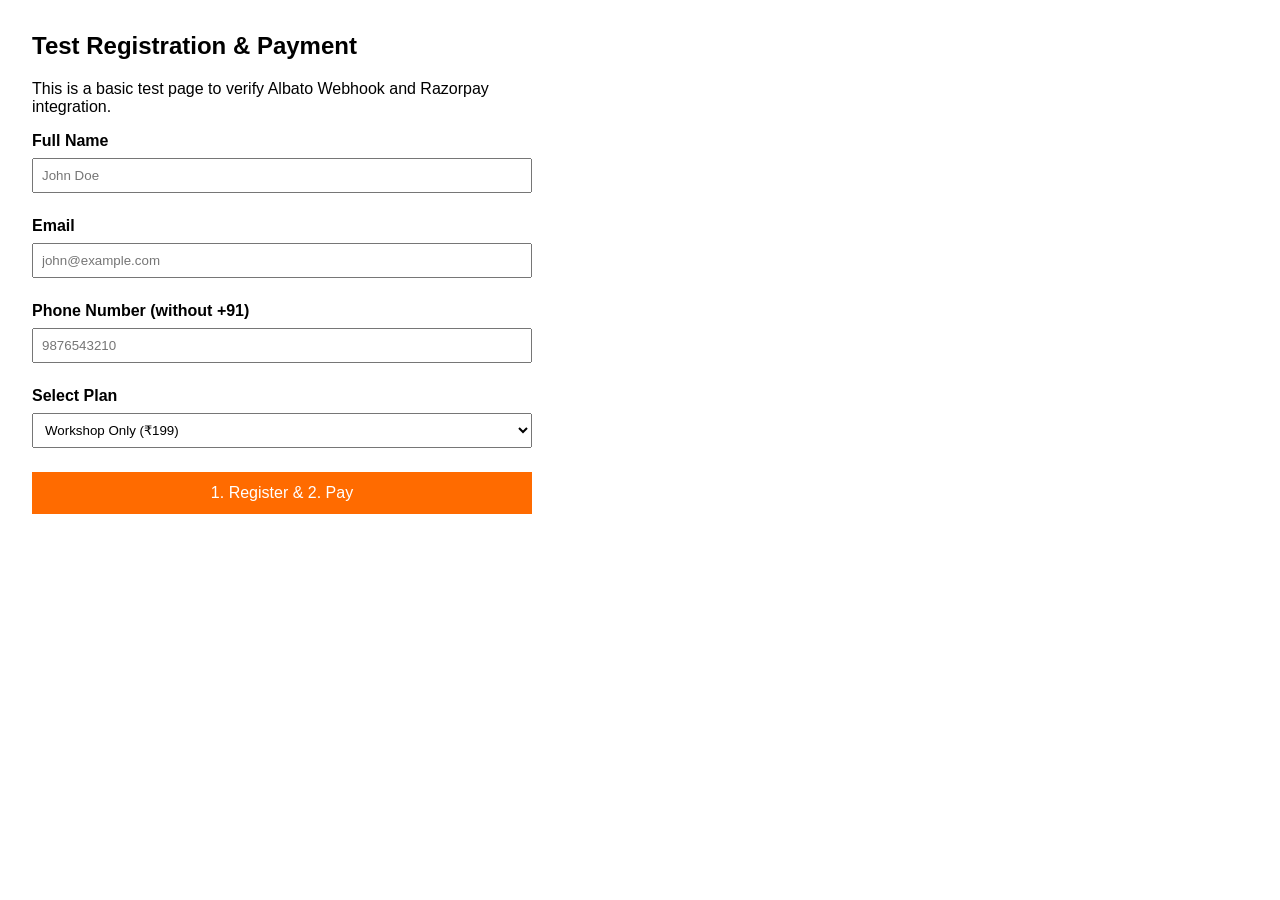
<file: test_payment.html>
<!DOCTYPE html>
<html lang="en">

<head>
    <meta charset="UTF-8">
    <meta name="viewport" content="width=device-width, initial-scale=1.0">
    <title>Registration & Payment Test</title>
    <!-- Razorpay Checkout Script -->
    <script src="https://checkout.razorpay.com/v1/checkout.js"></script>
    <style>
        body {
            font-family: Arial, sans-serif;
            margin: 2rem;
            max-width: 500px;
        }

        .form-group {
            margin-bottom: 1rem;
        }

        label {
            display: block;
            margin-bottom: 0.5rem;
            font-weight: bold;
        }

        input,
        select {
            width: 100%;
            padding: 0.5rem;
            margin-bottom: 0.5rem;
            box-sizing: border-box;
        }

        button {
            padding: 0.75rem 1.5rem;
            background-color: #FF6B00;
            color: white;
            border: none;
            cursor: pointer;
            font-size: 1rem;
            width: 100%;
        }

        button:disabled {
            background-color: #ccc;
        }

        #status-msg {
            margin-top: 1rem;
            padding: 1rem;
            display: none;
            border-radius: 4px;
        }

        .success {
            background-color: #d4edda;
            color: #155724;
        }

        .error {
            background-color: #f8d7da;
            color: #721c24;
        }
    </style>
</head>

<body>

    <h2>Test Registration & Payment</h2>
    <p>This is a basic test page to verify Albato Webhook and Razorpay integration.</p>

    <div id="test-form">
        <div class="form-group">
            <label for="fullName">Full Name</label>
            <input type="text" id="fullName" placeholder="John Doe" required>
        </div>

        <div class="form-group">
            <label for="email">Email</label>
            <input type="email" id="email" placeholder="john@example.com" required>
        </div>

        <div class="form-group">
            <label for="phone">Phone Number (without +91)</label>
            <input type="tel" id="phone" placeholder="9876543210" required>
        </div>

        <div class="form-group">
            <label for="plan">Select Plan</label>
            <select id="plan">
                <option value="workshop">Workshop Only (₹199)</option>
                <option value="internship">Workshop + Internship (₹299)</option>
            </select>
        </div>

        <button id="submitBtn" onclick="processRegistration()">1. Register & 2. Pay</button>
    </div>

    <div id="status-msg"></div>

    <script>
        const ALBATO_WEBHOOK = "https://h.albato.com/wh/38/1lfio9j/_5pU7RaZnPupMaRGVu2cBtNQUBm6yiSZ37MfbPyYaLc/";
        const RAZORPAY_KEY = "rzp_live_SnFtD0dQcw1cPz";

        function showMessage(msg, isError = false) {
            const statusDiv = document.getElementById("status-msg");
            statusDiv.style.display = "block";
            statusDiv.className = isError ? "error" : "success";
            statusDiv.innerHTML = msg;
        }

        async function processRegistration() {
            const fullName = document.getElementById("fullName").value.trim();
            const email = document.getElementById("email").value.trim();
            const phone = document.getElementById("phone").value.trim();
            const plan = document.getElementById("plan").value;
            const btn = document.getElementById("submitBtn");

            if (!fullName || !email || !phone) {
                alert("Please fill all fields!");
                return;
            }

            btn.disabled = true;
            btn.innerText = "Processing Registration (Sending to Albato)...";
            showMessage("Sending data to Albato...", false);

            const payload = {
                timestamp: new Date().toISOString(),
                plan: plan === "internship" ? "Workshop + Internship" : "Workshop Only",
                fullName: fullName,
                email: email,
                phone: "+91" + phone.replace(/\D/g, ""), // Formatting phone to E.164-ish
                paymentStatus: "pending",
                source: "Test Page"
            };

            try {
                // Step 1: Send Data to Albato
                const response = await fetch(ALBATO_WEBHOOK, {
                    method: "POST",
                    headers: { "Content-Type": "application/json" },
                    body: JSON.stringify(payload)
                });

                if (!response.ok) throw new Error("Webhook failed");

                showMessage("Registration captured in Albato! Opening Razorpay...", false);

                // Step 2: Open Razorpay
                openRazorpay(fullName, email, payload.phone, plan);

            } catch (error) {
                console.error("Albato Error:", error);
                showMessage("Failed to send data to Albato webhook. Check console.", true);
                btn.disabled = false;
                btn.innerText = "1. Register & 2. Pay";
            }
        }

        function openRazorpay(name, email, phone, plan) {
            const amount = plan === "internship" ? 2 : 1;
            const btn = document.getElementById("submitBtn");

            const options = {
                "key": RAZORPAY_KEY,
                "amount": amount * 100, // amount in paise
                "currency": "INR",
                "name": "PiSquare Academy",
                "description": plan === "internship" ? "Workshop + Internship" : "Workshop Only",
                "handler": function (response) {
                    console.log("Payment Success!", response);
                    showMessage(`Payment Successful!<br>Payment ID: <b>${response.razorpay_payment_id}</b><br>Your Albato S2S webhook should now update the sheet to "paid" in the background.`);
                    btn.innerText = "Payment Complete";
                },
                "prefill": {
                    "name": name,
                    "email": email,
                    "contact": phone
                },
                "theme": {
                    "color": "#FF6B00"
                },
                "modal": {
                    "ondismiss": function () {
                        showMessage("Payment popup was closed by the user.", true);
                        btn.disabled = false;
                        btn.innerText = "Retry Payment";
                    }
                }
            };

            const rzp = new Razorpay(options);
            rzp.on('payment.failed', function (response) {
                console.error("Payment Failed", response.error);
                showMessage(`Payment Failed: ${response.error.description}`, true);
            });
            rzp.open();
        }
    </script>
</body>

</html>
</file>
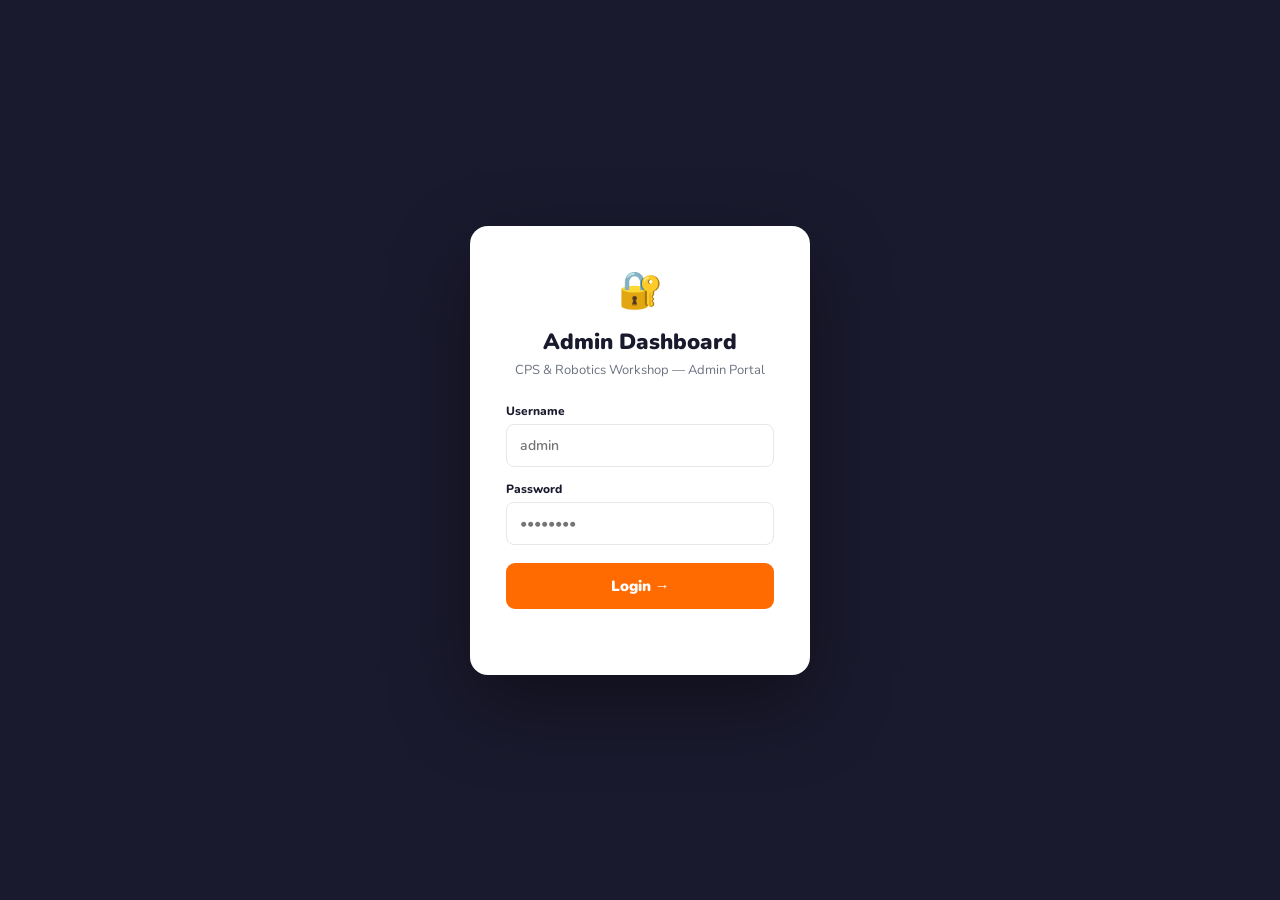
<file: admin/admin.html>
<!doctype html>
<html lang="en">
  <head>
    <meta charset="UTF-8" />
    <meta name="viewport" content="width=device-width, initial-scale=1.0" />
    <title>Admin Dashboard — CPS Workshop</title>
    <link
      href="https://fonts.googleapis.com/css2?family=Nunito:wght@400;600;700;800;900&family=JetBrains+Mono:wght@400;700&display=swap"
      rel="stylesheet"
    />
    <link rel="stylesheet" href="css/admin.css" />
  </head>
  <body>
    <!-- LOGIN GATE -->
    <div id="login-gate">
      <div class="login-box">
        <span class="login-logo">🔐</span>
        <h2>Admin Dashboard</h2>
        <p>CPS & Robotics Workshop — Admin Portal</p>
        <div class="login-field">
          <label>Username</label>
          <input
            type="text"
            id="admin-user"
            placeholder="admin"
            onkeydown="if (event.key === 'Enter') tryLogin();"
          />
        </div>
        <div class="login-field">
          <label>Password</label>
          <input
            type="password"
            id="admin-pass"
            placeholder="••••••••"
            onkeydown="if (event.key === 'Enter') tryLogin();"
          />
        </div>
        <button class="login-btn" onclick="tryLogin()">Login →</button>
        <div class="login-err" id="login-err"></div>
      </div>
    </div>

    <!-- MAIN APP -->
    <div id="app">
      <!-- TOPBAR -->
      <div class="topbar">
        <div class="topbar-logo">
          <div class="li">🤖</div>
          CPS Admin
        </div>
        <div class="topbar-right">
          <span class="topbar-badge" id="topbar-count">0 Registrations</span>
          <button class="logout-btn" onclick="logout()">Logout</button>
        </div>
      </div>

      <div class="body-wrap">
        <!-- SIDEBAR -->
        <div class="sidebar">
          <div class="nav-section-label">Overview</div>
          <div class="nav-item active" onclick="showPage('dashboard', this)">
            <span class="ni">📊</span> Dashboard
          </div>
          <div class="nav-sep"></div>
          <div class="nav-section-label">Students</div>
          <div class="nav-item" onclick="showPage('students', this)">
            <span class="ni">👥</span> All Registrations
          </div>
          <div class="nav-item" onclick="showPage('internship', this)">
            <span class="ni">🎓</span> Internship Requests
          </div>
          <div class="nav-sep"></div>
          <div class="nav-section-label">Communication</div>
          <div class="nav-item" onclick="showPage('announce', this)">
            <span class="ni">📢</span> Announcements
          </div>
          <div class="nav-sep"></div>
          <div
            class="nav-item"
            onclick="window.open('../index.html', '_blank')"
          >
            <span class="ni">🌐</span> View Website
          </div>
        </div>

        <!-- CONTENT -->
        <div class="content">
          <!-- DASHBOARD PAGE -->
          <div class="page active" id="page-dashboard">
            <div class="page-hdr">
              <div>
                <h1>📊 Dashboard</h1>
                <p>Overview of all registrations and program status</p>
              </div>
              <button class="action-btn btn-success" onclick="exportCSV()">
                ⬇️ Export All CSV
              </button>
            </div>

            <div class="stat-cards">
              <div class="stat-card">
                <div class="sc-icon">👥</div>
                <div
                  class="sc-val"
                  id="stat-total"
                  style="color: var(--secondary)"
                >
                  0
                </div>
                <div class="sc-label">Total Registrations</div>
              </div>
              <div class="stat-card">
                <div class="sc-icon">🛠️</div>
                <div
                  class="sc-val"
                  id="stat-workshop"
                  style="color: var(--primary)"
                >
                  0
                </div>
                <div class="sc-label">Workshop Only</div>
              </div>
              <div class="stat-card">
                <div class="sc-icon">🎓</div>
                <div
                  class="sc-val"
                  id="stat-internship"
                  style="color: var(--info)"
                >
                  0
                </div>
                <div class="sc-label">Workshop + Internship</div>
              </div>
              <div class="stat-card">
                <div class="sc-icon">✅</div>
                <div
                  class="sc-val"
                  id="stat-paid"
                  style="color: var(--success)"
                >
                  0
                </div>
                <div class="sc-label">Total Paid</div>
              </div>
              <div class="stat-card">
                <div class="sc-icon">💳</div>
                <div
                  class="sc-val"
                  id="stat-unpaid"
                  style="color: var(--danger)"
                >
                  0
                </div>
                <div class="sc-label">Pending Payment</div>
              </div>
              <div class="stat-card">
                <div class="sc-icon">⏳</div>
                <div
                  class="sc-val"
                  id="stat-pending"
                  style="color: var(--warning)"
                >
                  0
                </div>
                <div class="sc-label">Pending Approvals</div>
              </div>
            </div>

            <!-- RECENT TABLE -->
            <div class="table-card">
              <div class="table-toolbar">
                <h3>Recent Registrations</h3>
                <button class="action-btn btn-success" onclick="exportCSV()">
                  ⬇️ Export CSV
                </button>
              </div>
              <div class="table-wrap">
                <table>
                  <thead>
                    <tr>
                      <th>#</th>
                      <th>Name</th>
                      <th>Email</th>
                      <th>Plan</th>
                      <th>Date</th>
                    </tr>
                  </thead>
                  <tbody id="recent-tbody"></tbody>
                </table>
              </div>
            </div>
          </div>

          <!-- ALL STUDENTS PAGE -->
          <div class="page" id="page-students">
            <div class="page-hdr">
              <div>
                <h1>👥 All Registrations</h1>
                <p>Complete list of registered students</p>
              </div>
              <button class="action-btn btn-success" onclick="exportCSV()">
                ⬇️ Export CSV
              </button>
            </div>

            <div class="table-card">
              <div class="table-toolbar">
                <h3>Students</h3>
                <div class="search-box">
                  <span>🔍</span>
                  <input
                    type="text"
                    id="student-search"
                    placeholder="Search name, email, plan..."
                    oninput="renderStudents()"
                  />
                </div>
                <select
                  class="filter-select"
                  id="plan-filter"
                  onchange="renderStudents()"
                >
                  <option value="">All Plans</option>
                  <option value="Workshop Only">Workshop Only</option>
                  <option value="Workshop + Internship">
                    Workshop + Internship
                  </option>
                </select>
                <select
                  class="filter-select"
                  id="status-filter"
                  onchange="renderStudents()"
                >
                  <option value="">All Status</option>
                  <option value="paid">Paid</option>
                  <option value="pending">Pending</option>
                </select>
              </div>
              <div class="table-wrap">
                <table>
                  <thead>
                    <tr>
                      <th>#</th>
                      <th>Name</th>
                      <th>Email</th>
                      <th>Phone</th>
                      <th>Plan</th>
                      <th>Payment</th>
                      <th>Registered</th>
                    </tr>
                  </thead>
                  <tbody id="students-tbody"></tbody>
                </table>
              </div>
              <div class="table-footer">
                <span id="student-count-label">0 students</span>
                <div class="pagination" id="student-pagination"></div>
              </div>
            </div>
          </div>

          <!-- INTERNSHIP PAGE -->
          <div class="page" id="page-internship">
            <div class="page-hdr">
              <div>
                <h1>🎓 Internship Requests</h1>
                <p>Approve or reject internship applications</p>
              </div>
              <button
                class="action-btn btn-success"
                onclick="exportInternshipCSV()"
              >
                ⬇️ Export Internship CSV
              </button>
            </div>

            <div class="table-card">
              <div class="table-toolbar">
                <h3>Internship Applicants</h3>
                <select
                  class="filter-select"
                  id="approval-filter"
                  onchange="renderInternship()"
                >
                  <option value="">All Status</option>
                  <option value="pending">Pending</option>
                  <option value="approved">Approved</option>
                  <option value="rejected">Rejected</option>
                </select>
              </div>
              <div class="table-wrap">
                <table>
                  <thead>
                    <tr>
                      <th>#</th>
                      <th>Name</th>
                      <th>Email</th>
                      <th>Applied On</th>
                      <th>Status</th>
                      <th>Action</th>
                    </tr>
                  </thead>
                  <tbody id="internship-tbody"></tbody>
                </table>
              </div>
            </div>
          </div>

          <!-- ANNOUNCEMENTS PAGE -->
          <div class="page" id="page-announce">
            <div class="page-hdr">
              <div>
                <h1>📢 Announcements</h1>
                <p>Send bulk messages to registered students</p>
              </div>
            </div>

            <div
              style="display: grid; grid-template-columns: 1fr 1fr; gap: 20px"
            >
              <div class="announce-card">
                <h3>Send Announcement</h3>
                <p>
                  Send email/webhook notification to all or filtered students
                </p>
                <div class="announce-form">
                  <div class="af-field">
                    <label>Recipients</label>
                    <select id="ann-recipients">
                      <option value="all">All Registered Students</option>
                      <option value="paid">Paid Students Only</option>
                      <option value="workshop">Workshop Only Students</option>
                      <option value="internship">Internship Students</option>
                      <option value="approved">Approved Internship Only</option>
                    </select>
                  </div>
                  <div class="af-field">
                    <label>Subject / Title</label>
                    <input
                      type="text"
                      id="ann-title"
                      placeholder="e.g. Session Link for Day 1"
                    />
                  </div>
                  <div class="af-field">
                    <label>Message</label>
                    <textarea
                      id="ann-body"
                      placeholder="Type your announcement here...&#10;&#10;You can include session links, schedule changes, or any important update."
                    ></textarea>
                  </div>
                  <button class="send-btn" onclick="sendAnnouncement()">
                    📤 Send Announcement
                  </button>
                </div>
              </div>

              <div class="announce-card">
                <h3>Announcement Log</h3>
                <p>History of sent announcements</p>
                <div class="announce-log" id="announce-log">
                  <div class="empty-state" style="padding: 24px">
                    <span class="ei">📭</span>
                    <p>No announcements sent yet</p>
                  </div>
                </div>
              </div>
            </div>
          </div>
        </div>
        <!-- .content -->
      </div>
      <!-- .body-wrap -->
    </div>
    <!-- #app -->

    <!-- STUDENT DETAIL MODAL -->
    <div class="modal-overlay" id="student-modal">
      <div class="modal">
        <h3>Student Details</h3>
        <p id="modal-subtitle">Registration information</p>
        <div id="modal-fields"></div>
        <div class="modal-btns">
          <button class="modal-btn close-btn" onclick="closeModal()">
            Close
          </button>
        </div>
      </div>
    </div>

    <!-- INTERNSHIP REVIEW MODAL -->
    <div class="modal-overlay" id="review-modal">
      <div class="modal">
        <h3 id="review-modal-title">Review Internship Application</h3>
        <p id="review-modal-sub"></p>
        <div id="review-modal-fields"></div>
        <div class="modal-btns">
          <button class="modal-btn approve" onclick="approveInternship()">
            ✅ Approve
          </button>
          <button class="modal-btn reject" onclick="rejectInternship()">
            ❌ Reject
          </button>
          <button class="modal-btn close-btn" onclick="closeReviewModal()">
            Cancel
          </button>
        </div>
      </div>
    </div>

    <!-- TOAST -->
    <div class="toast" id="toast"></div>

    <script src="js/admin.js"></script>
  </body>
</html>
</file>
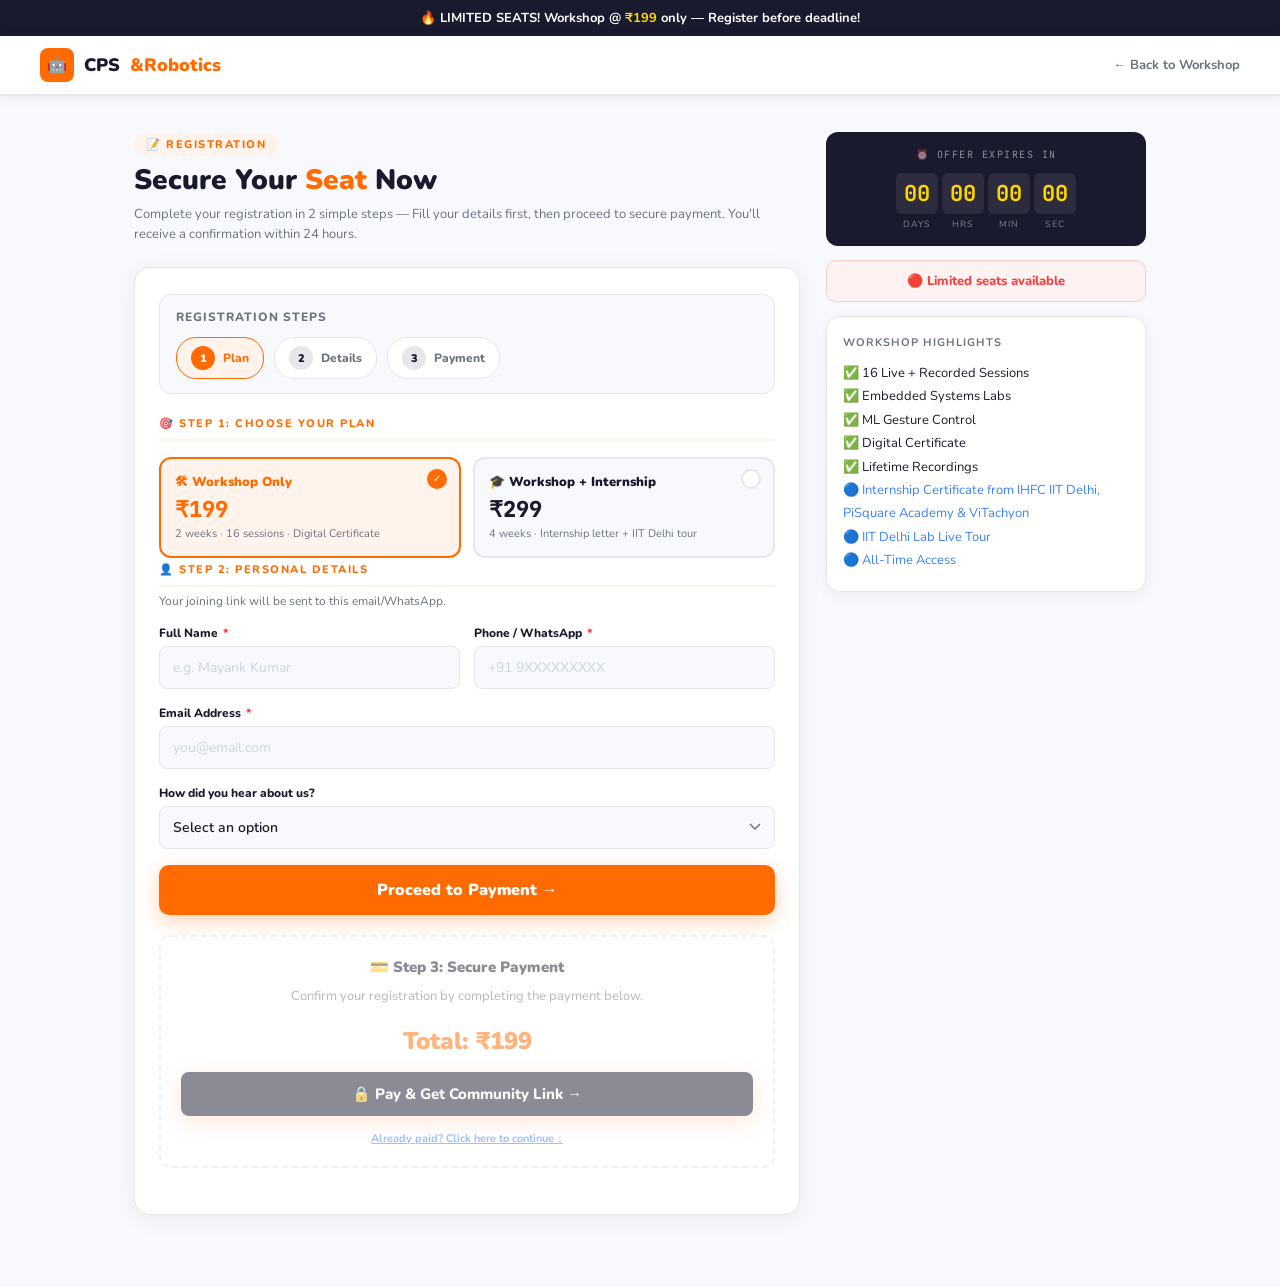
<file: Registration/form.html>
<!DOCTYPE html>
<html lang="en">

<head>
  <meta charset="UTF-8">
  <meta name="viewport" content="width=device-width, initial-scale=1.0">
  <title>Register — CPS & Robotics Workshop</title>
  <!-- Google Fonts: Nunito & JetBrains Mono -->
  <link
    href="https://fonts.googleapis.com/css2?family=Nunito:wght@400;600;700;800;900&family=JetBrains+Mono:wght@400;700&display=swap"
    rel="stylesheet">
  <link rel="stylesheet" href="css/form.css">
  <!-- Razorpay Checkout API -->
  <script src="https://checkout.razorpay.com/v1/checkout.js"></script>
</head>

<body>
  <div class="urgency-bar">
    🔥 <span class="blink">LIMITED SEATS!</span> Workshop @ <span class="gold">₹199</span> only — Register before
    deadline!
  </div>

  <nav>
    <a href="../index.html" class="nav-logo">
      <div class="logo-icon">🤖</div>
      CPS<span style="color:var(--primary)">&amp;Robotics</span>
    </a>
    <a href="../index.html" class="back-link">← Back to Workshop</a>
  </nav>

  <main>
    <div>
      <div class="form-heading">
        <div class="form-tag">📝 Registration</div>
        <h1>Secure Your <span>Seat</span> Now</h1>
        <p>Complete your registration in 2 simple steps — Fill your details first, then proceed to secure payment. You'll receive a confirmation within 24 hours.</p>
      </div>

      <div class="form-card" id="form-card">
        <!-- STEPS -->
        <div class="steps-bar">
          <h4>Registration Steps</h4>
          <div class="steps-list">
            <div class="step active" id="step-1">
              <div class="step-num">1</div><span>Plan</span>
            </div>
            <div class="step" id="step-2">
              <div class="step-num">2</div><span>Details</span>
            </div>
            <div class="step" id="step-3">
              <div class="step-num">3</div><span>Payment</span>
            </div>
          </div>
        </div>

        <!-- STEP 1: PLAN -->
        <div id="section-plan">
          <div class="fs-title">🎯 Step 1: Choose Your Plan</div>
          <div class="plan-select">
            <div class="plan-opt" id="opt-workshop" onclick="selectPlan('workshop')">
              <input type="radio" name="plan" value="workshop">
              <div class="plan-opt-check"></div>
              <div class="plan-opt-name">🛠 Workshop Only</div>
              <div class="plan-opt-price">₹199</div>
              <div class="plan-opt-desc">2 weeks · 16 sessions · Digital Certificate</div>
            </div>
            <div class="plan-opt" id="opt-internship" onclick="selectPlan('internship')">
              <input type="radio" name="plan" value="internship">
              <div class="plan-opt-check"></div>
              <div class="plan-opt-name">🎓 Workshop + Internship</div>
              <div class="plan-opt-price">₹299</div>
              <div class="plan-opt-desc">4 weeks · Internship letter + IIT Delhi tour</div>
            </div>
          </div>
        </div>

        <!-- STEP 2: DETAILS -->
        <div id="details-section">
          <div class="fs-title">👤 Step 2: Personal Details</div>
          <p class="step3-note">Your joining link will be sent to this email/WhatsApp.</p>

          <div class="field-row">
            <div class="field">
              <label>Full Name <span class="req">*</span></label>
              <input type="text" id="fullName" placeholder="e.g. Mayank Kumar" autocomplete="name">
            </div>
            <div class="field">
              <label>Phone / WhatsApp <span class="req">*</span></label>
              <input type="tel" id="phone" placeholder="+91 9XXXXXXXXX" autocomplete="tel">
            </div>
          </div>

          <div class="field">
            <label>Email Address <span class="req">*</span></label>
            <input type="email" id="email" placeholder="you@email.com" autocomplete="email">
          </div>

          <div class="field">
            <label>How did you hear about us?</label>
            <select id="source">
              <option value="" selected>Select an option</option>
              <option>College / Faculty</option>
              <option>Instagram</option>
              <option>LinkedIn</option>
              <option>Friend / Classmate</option>
              <option>WhatsApp Group</option>
              <option>Other</option>
            </select>
          </div>

          <div class="err-msg" id="err-msg">⚠️ Please fill all required fields correctly.</div>

          <button class="submit-btn" id="submit-btn" onclick="handleSubmit()">
            <span id="btn-text">Proceed to Payment →</span>
          </button>
        </div>

        <!-- STEP 3: PAYMENT (Initially Locked) -->
        <div class="pay-section" id="pay-section"
          style="margin: 20px 0; padding: 20px; border: 2px dashed var(--border); border-radius: 12px; text-align: center; background: #fff; opacity: 0.5; pointer-events: none;">
          <h3 style="margin-bottom: 10px;">💳 Step 3: Secure Payment</h3>
          <p style="font-size: 13px; margin-bottom: 15px;">Confirm your registration by completing the payment below.
          </p>
          <div id="razorpay-button-container" style="margin-top: 20px;">
            <div class="pay-amount-display"
              style="font-size: 24px; font-weight: 900; color: var(--primary); margin-bottom: 15px;">
              Total: <span id="final-amount">₹199</span>
            </div>
            <button class="pay-btn-main" onclick="openRazorpay()" id="main-pay-btn"
              style="width: 100%; background: var(--secondary); color: #fff; padding: 12px; border: none; border-radius: 8px; font-weight: 800; cursor: pointer;">🔒
              Pay & Get Community Link →</button>
          </div>
          <a class="already-paid-link" onclick="markAsPaid()"
            style="display: block; margin-top: 15px; font-size: 11px; color: var(--info); cursor: pointer; text-decoration: underline;">Already
            paid? Click here to continue ↓</a>
        </div>
      </div>

      <!-- CANCELLATION POPUP (Initially Hidden) -->
      <div id="cancel-msg"
        style="display: none; margin-top: 20px; padding: 15px; background: #fff5f5; border: 1px solid #feb2b2; border-radius: 10px; color: #c53030; font-weight: 700; text-align: center;">
        ⚠️ Payment was cancelled. Complete payment to get your WhatsApp community link ASAP!
      </div>

      <!-- SUCCESS SCREEN (Initially Hidden) -->
      <div class="success-screen" id="success-screen">
        <div class="si">🎉</div>
        <h2>Registration Initiated!</h2>
        <p>Welcome, <strong id="success-name"></strong>! We've received your details for the <strong
            id="success-plan"></strong>.</p>

        <!-- WHATSAPP COMMUNITY LINK (NOW CONDITIONAL) -->
        <div id="whatsapp-container" style="display: none;">
          <div class="whatsapp-box"
            style="margin: 20px 0; padding: 20px; background: #e8f5e9; border-radius: 12px; border: 1.5px solid #4caf50; text-align: center;">
            <div style="font-size: 24px; margin-bottom: 10px;">💬</div>
            <h4 style="color: #2e7d32; margin-bottom: 8px;">Join the Community</h4>
            <p style="font-size: 13px; color: #4e4e4e; margin-bottom: 15px;">Get instant updates and connect with other
              students.</p>
            <a href="https://chat.whatsapp.com/JLSfkWJoHiw0GnllESXnvn" target="_blank"
              style="display: inline-block; background: #25d366; color: #fff; padding: 12px 24px; border-radius: 8px; font-weight: 800; text-decoration: none; box-shadow: 0 4px 12px rgba(37, 211, 102, 0.3);">Join
              WhatsApp Group →</a>
          </div>
        </div>

        <p style="font-size: 13px; color: #666;">Check your email/WhatsApp for payment confirmation and next steps.</p>
        <a href="../index.html" class="back-home-btn">← Back to Workshop Page</a>
      </div>
    </div>

    <!-- SIDEBAR -->
    <div class="sidebar">
      <div class="cd-sidebar">
        <div class="cd-slbl">⏰ Offer Expires In</div>
        <div class="cd-stimer">
          <div class="cds-unit"><span class="cds-num" id="s-d">00</span><span class="cds-lbl">Days</span></div>
          <div class="cds-unit"><span class="cds-num" id="s-h">00</span><span class="cds-lbl">Hrs</span></div>
          <div class="cds-unit"><span class="cds-num" id="s-m">00</span><span class="cds-lbl">Min</span></div>
          <div class="cds-unit"><span class="cds-num" id="s-s">00</span><span class="cds-lbl">Sec</span></div>
        </div>
      </div>

      <div class="seats-box">🔴 Limited seats available</div>

      <div class="price-box">
        <div class="pb-title">Workshop Highlights</div>
        <div style="font-size:13px; line-height:1.8; margin-top:10px;">
          ✅ 16 Live + Recorded Sessions<br>
          ✅ Embedded Systems Labs<br>
          ✅ ML Gesture Control<br>
          ✅ Digital Certificate<br>
          ✅ Lifetime Recordings<br>
          <span style="color:var(--info)">🔵 Internship Certificate from IHFC IIT Delhi, PiSquare Academy & ViTachyon</span><br>
          <span style="color:var(--info)">🔵 IIT Delhi Lab Live Tour</span><br>
          <span style="color:var(--info)">🔵 All-Time Access</span>
        </div>
      </div>
    </div>
  </main>

  <script src="js/form.js"></script>
</body>

</html>
</file>
<file: css/style.css>
:root {
  --primary: #ff6b00;
  --primary-dark: #e05a00;
  --primary-light: #fff3eb;
  --secondary: #1a1a2e;
  --bg: #f8f9fc;
  --white: #ffffff;
  --text: #1a1a2e;
  --text-muted: #6b7280;
  --border: #e5e7eb;
  --danger: #ef4444;
  --success: #10b981;
  --info: #3b82f6;
}

*,
*::before,
*::after {
  box-sizing: border-box;
  margin: 0;
  padding: 0;
}

html {
  scroll-behavior: smooth;
}

body {
  font-family: "Nunito", sans-serif;
  background: var(--bg);
  color: var(--text);
  line-height: 1.6;
  overflow-x: hidden;
}

a {
  text-decoration: none;
  color: inherit;
}

/* URGENCY BAR */
.urgency-bar {
  background: var(--secondary);
  color: #fff;
  text-align: center;
  padding: 9px 16px;
  font-size: 13px;
  font-weight: 700;
}

.urgency-bar .gold {
  color: #ffd700;
}

.blink {
  animation: blink 1.2s step-end infinite;
}

@keyframes blink {
  50% {
    opacity: 0;
  }
}

/* NAV */
nav {
  background: var(--white);
  border-bottom: 2px solid var(--border);
  padding: 12px 40px;
  display: flex;
  align-items: center;
  justify-content: space-between;
  gap: 12px;
  box-shadow: 0 2px 12px rgba(0, 0, 0, 0.06);
}

.nav-logo {
  display: flex;
  align-items: center;
  gap: 10px;
  font-weight: 900;
  font-size: 18px;
  color: var(--secondary);
  flex-shrink: 0;
}

.logo-icon {
  background: var(--primary);
  color: #fff;
  width: 36px;
  height: 36px;
  border-radius: 8px;
  display: flex;
  align-items: center;
  justify-content: center;
  font-size: 17px;
  flex-shrink: 0;
}

.nav-links {
  display: flex;
  align-items: center;
  gap: 20px;
  font-size: 13px;
  font-weight: 700;
  color: var(--text-muted);
}

.nav-links a:hover {
  color: var(--primary);
}

.nav-seats {
  font-size: 13px;
  color: var(--danger);
  font-weight: 800;
  background: #fef2f2;
  padding: 6px 14px;
  border-radius: 20px;
  border: 1px solid #fecaca;
  white-space: nowrap;
  display: flex;
  align-items: center;
  gap: 5px;
}

.nav-enroll {
  background: var(--primary);
  color: #fff;
  font-weight: 800;
  font-size: 14px;
  padding: 10px 22px;
  border-radius: 8px;
  white-space: nowrap;
  flex-shrink: 0;
  box-shadow: 0 4px 12px rgba(255, 107, 0, 0.3);
  transition: all 0.2s;
}

.nav-enroll:hover {
  background: var(--primary-dark);
  transform: translateY(-1px);
}

/* HERO */
.hero {
  background: linear-gradient(135deg, #1a1a2e 0%, #16213e 55%, #0f3460 100%);
  color: #fff;
  padding: 52px 40px;
  position: relative;
  overflow: hidden;
}

.hero::before {
  content: "";
  position: absolute;
  inset: 0;
  background-image:
    radial-gradient(circle at 20% 50%,
      rgba(255, 107, 0, 0.14) 0%,
      transparent 50%),
    radial-gradient(circle at 80% 20%,
      rgba(79, 142, 247, 0.1) 0%,
      transparent 40%);
  pointer-events: none;
}

.hero-inner {
  max-width: 1100px;
  margin: 0 auto;
  display: grid;
  grid-template-columns: 1fr 380px;
  gap: 40px;
  align-items: start;
  position: relative;
  z-index: 1;
}

.hero-tag {
  display: inline-flex;
  align-items: center;
  gap: 8px;
  background: rgba(255, 107, 0, 0.2);
  border: 1px solid rgba(255, 107, 0, 0.4);
  color: #ff9f4a;
  font-size: 13px;
  font-weight: 700;
  padding: 6px 14px;
  border-radius: 20px;
  margin-bottom: 16px;
}

.collab-bar {
  display: flex;
  align-items: center;
  gap: 10px;
  margin-bottom: 14px;
  font-size: 12px;
  color: rgba(255, 255, 255, 0.55);
  font-weight: 700;
  letter-spacing: 0.5px;
}

.collab-badge {
  background: rgba(255, 255, 255, 0.1);
  border: 1px solid rgba(255, 255, 255, 0.2);
  border-radius: 6px;
  padding: 4px 10px;
  color: rgba(255, 255, 255, 0.85);
  font-size: 12px;
  font-weight: 800;
}

.hero h1 {
  font-size: clamp(22px, 4vw, 46px);
  font-weight: 900;
  line-height: 1.15;
  margin-bottom: 14px;
}

.hero h1 .hl {
  color: var(--primary);
}

.hero-desc {
  font-size: 14px;
  color: rgba(255, 255, 255, 0.72);
  line-height: 1.75;
  margin-bottom: 22px;
  max-width: 520px;
}

.hero-badges {
  display: flex;
  flex-wrap: wrap;
  gap: 8px;
  margin-bottom: 24px;
}

.hero-badge {
  display: flex;
  align-items: center;
  gap: 6px;
  background: rgba(255, 255, 255, 0.1);
  padding: 6px 12px;
  border-radius: 6px;
  font-size: 12px;
  font-weight: 700;
  color: rgba(255, 255, 255, 0.88);
}

.hero-btns {
  display: flex;
  gap: 12px;
  flex-wrap: wrap;
}

.btn-main {
  background: var(--primary);
  color: #fff;
  font-family: "Nunito", sans-serif;
  font-size: 15px;
  font-weight: 900;
  padding: 13px 30px;
  border-radius: 10px;
  border: none;
  cursor: pointer;
  display: inline-block;
  box-shadow: 0 6px 20px rgba(255, 107, 0, 0.35);
  transition: all 0.2s;
  white-space: nowrap;
}

.btn-main:hover {
  background: var(--primary-dark);
  transform: translateY(-2px);
}

.btn-ghost {
  background: rgba(255, 255, 255, 0.12);
  color: #fff;
  font-family: "Nunito", sans-serif;
  font-size: 15px;
  font-weight: 800;
  padding: 13px 26px;
  border-radius: 10px;
  border: 1px solid rgba(255, 255, 255, 0.2);
  cursor: pointer;
  display: inline-block;
  transition: all 0.2s;
  white-space: nowrap;
}

.btn-ghost:hover {
  background: rgba(255, 255, 255, 0.2);
}

/* PRICING CARD */
.pricing-card {
  background: #fff;
  border-radius: 18px;
  padding: 24px 22px;
  color: var(--text);
  box-shadow: 0 24px 64px rgba(0, 0, 0, 0.28);
  position: relative;
  overflow: hidden;
}

.pricing-card::before {
  content: "BEST OFFER";
  position: absolute;
  top: 14px;
  right: -28px;
  background: var(--primary);
  color: #fff;
  font-size: 10px;
  font-weight: 900;
  letter-spacing: 1.5px;
  padding: 5px 36px;
  transform: rotate(45deg);
}

.pc-title {
  font-size: 12px;
  font-weight: 700;
  color: var(--text-muted);
  text-transform: uppercase;
  letter-spacing: 1px;
  margin-bottom: 6px;
}

/* PLAN TOGGLE */
.plan-tabs {
  display: flex;
  gap: 6px;
  margin-bottom: 14px;
}

.plan-tab {
  flex: 1;
  text-align: center;
  padding: 8px 6px;
  border-radius: 8px;
  border: 1.5px solid var(--border);
  font-size: 12px;
  font-weight: 800;
  cursor: pointer;
  transition: all 0.2s;
  background: var(--bg);
  color: var(--text-muted);
}

.plan-tab.active {
  border-color: var(--primary);
  background: var(--primary-light);
  color: var(--primary);
}

.plan-price {
  display: none;
}

.plan-price.active {
  display: block;
}

.price-row {
  display: flex;
  align-items: baseline;
  gap: 10px;
  margin-bottom: 4px;
}

.price-orig {
  font-size: 18px;
  color: var(--text-muted);
  text-decoration: line-through;
  font-weight: 600;
}

.price-cur {
  font-size: 40px;
  font-weight: 900;
  color: var(--primary);
  line-height: 1;
  font-family: "JetBrains Mono", monospace;
}

.price-save {
  display: inline-block;
  background: #ecfdf5;
  color: var(--success);
  font-size: 12px;
  font-weight: 800;
  padding: 3px 10px;
  border-radius: 20px;
  margin-bottom: 12px;
}

.price-note {
  font-size: 11px;
  color: var(--text-muted);
  margin-bottom: 12px;
  line-height: 1.4;
}

.cd-box {
  background: var(--secondary);
  border-radius: 10px;
  padding: 12px 14px;
  margin-bottom: 13px;
  text-align: center;
}

.cd-label {
  font-size: 10px;
  color: rgba(255, 255, 255, 0.5);
  letter-spacing: 1px;
  text-transform: uppercase;
  margin-bottom: 8px;
  font-family: "JetBrains Mono", monospace;
}

.cd-timer {
  display: flex;
  justify-content: center;
  gap: 6px;
  align-items: center;
}

.cd-unit {
  text-align: center;
}

.cd-num {
  font-family: "JetBrains Mono", monospace;
  font-size: 22px;
  font-weight: 700;
  color: #ffd700;
  display: block;
  background: rgba(255, 255, 255, 0.08);
  padding: 5px 8px;
  border-radius: 5px;
  min-width: 46px;
}

.cd-lbl {
  font-size: 9px;
  color: rgba(255, 255, 255, 0.45);
  letter-spacing: 1px;
  text-transform: uppercase;
  margin-top: 4px;
  display: block;
}

.cd-sep {
  font-size: 18px;
  color: rgba(255, 255, 255, 0.25);
  margin-bottom: 12px;
}

.enroll-btn {
  display: block;
  width: 100%;
  background: var(--primary);
  color: #fff;
  text-align: center;
  font-size: 16px;
  font-weight: 900;
  padding: 14px;
  border-radius: 10px;
  border: none;
  cursor: pointer;
  transition: all 0.2s;
  box-shadow: 0 6px 20px rgba(255, 107, 0, 0.3);
  margin-bottom: 10px;
  text-decoration: none;
}

.enroll-btn:hover {
  background: var(--primary-dark);
  transform: translateY(-1px);
}

.secure-note {
  text-align: center;
  font-size: 11px;
  color: var(--text-muted);
  margin-bottom: 14px;
}

.mini-feats {
  border-top: 1px solid var(--border);
  padding-top: 14px;
  display: none;
  flex-direction: column;
  gap: 8px;
}

.mini-feats.active {
  display: flex;
}

.mf {
  display: flex;
  align-items: center;
  gap: 8px;
  font-size: 13px;
  font-weight: 700;
}

.mf .ck {
  color: var(--success);
  font-size: 14px;
}

.mf .ck-extra {
  color: var(--info);
  font-size: 14px;
}

/* STATS */
.stats-strip {
  background: var(--secondary);
  padding: 24px 40px;
}

.stats-inner {
  max-width: 1100px;
  margin: 0 auto;
  display: grid;
  grid-template-columns: repeat(5, 1fr);
}

.stat-box {
  text-align: center;
  padding: 12px 16px;
  border-right: 1px solid rgba(255, 255, 255, 0.1);
  color: #fff;
}

.stat-box:last-child {
  border-right: none;
}

.stat-num {
  font-size: 30px;
  font-weight: 900;
  color: #ffd700;
  line-height: 1;
  font-family: "JetBrains Mono", monospace;
}

.stat-label {
  font-size: 11px;
  color: rgba(255, 255, 255, 0.55);
  margin-top: 4px;
  font-weight: 600;
}

/* SECTION */
.section {
  padding: 56px 40px;
}

.section-inner {
  max-width: 1100px;
  margin: 0 auto;
}

.sec-hdr {
  text-align: center;
  margin-bottom: 38px;
}

.sec-tag {
  display: inline-block;
  background: var(--primary-light);
  color: var(--primary);
  font-size: 11px;
  font-weight: 800;
  letter-spacing: 1.5px;
  text-transform: uppercase;
  padding: 5px 12px;
  border-radius: 20px;
  margin-bottom: 10px;
}

.section h2 {
  font-size: clamp(21px, 3.5vw, 34px);
  font-weight: 900;
  line-height: 1.2;
  margin-bottom: 10px;
}

.section h2 span {
  color: var(--primary);
}

.sec-sub {
  color: var(--text-muted);
  font-size: 14px;
  max-width: 560px;
  margin: 0 auto;
  line-height: 1.7;
}

/* 2+2 WEEK STRUCTURE */
.structure-grid {
  display: grid;
  grid-template-columns: 1fr 1fr;
  gap: 20px;
}

.struct-card {
  border-radius: 16px;
  padding: 28px 24px;
  border: 2px solid;
}

.struct-card.workshop {
  background: var(--primary-light);
  border-color: var(--primary);
}

.struct-card.internship {
  background: #eff6ff;
  border-color: var(--info);
}

.struct-badge {
  display: inline-flex;
  align-items: center;
  gap: 7px;
  font-size: 11px;
  font-weight: 800;
  letter-spacing: 1px;
  text-transform: uppercase;
  padding: 4px 12px;
  border-radius: 20px;
  margin-bottom: 12px;
}

.struct-card.workshop .struct-badge {
  background: var(--primary);
  color: #fff;
}

.struct-card.internship .struct-badge {
  background: var(--info);
  color: #fff;
}

.struct-card h3 {
  font-size: 18px;
  font-weight: 900;
  margin-bottom: 8px;
}

.struct-card p {
  font-size: 13px;
  color: var(--text-muted);
  line-height: 1.7;
  margin-bottom: 14px;
}

.struct-price {
  font-size: 28px;
  font-weight: 900;
  font-family: "JetBrains Mono", monospace;
}

.struct-card.workshop .struct-price {
  color: var(--primary);
}

.struct-card.internship .struct-price {
  color: var(--info);
}

.struct-list {
  display: flex;
  flex-direction: column;
  gap: 6px;
  margin-top: 12px;
}

.struct-list li {
  list-style: none;
  display: flex;
  align-items: center;
  gap: 8px;
  font-size: 13px;
  font-weight: 700;
}

.struct-list li::before {
  content: "✓";
  color: var(--success);
  font-weight: 900;
  flex-shrink: 0;
}

.struct-card.internship .struct-list li::before {
  color: var(--info);
}

/* FEATURES */
.features-grid {
  display: grid;
  grid-template-columns: repeat(3, 1fr);
  gap: 16px;
}

.feat-card {
  background: var(--white);
  border: 1.5px solid var(--border);
  border-radius: 14px;
  padding: 22px 18px;
  transition: all 0.3s;
}

.feat-card:hover {
  border-color: var(--primary);
  box-shadow: 0 10px 28px rgba(0, 0, 0, 0.09);
  transform: translateY(-3px);
}

.feat-icon {
  font-size: 30px;
  margin-bottom: 10px;
  display: block;
}

.feat-card h3 {
  font-size: 15px;
  font-weight: 800;
  margin-bottom: 6px;
}

.feat-card p {
  font-size: 13px;
  color: var(--text-muted);
  line-height: 1.55;
}

/* CURRICULUM - PHASES */
#curriculum {
  background: var(--white);
}

.phase-block {
  margin-bottom: 5px;
}

.phase-header {
  display: flex;
  align-items: center;
  gap: 12px;
  margin-bottom: 14px;
  padding: 12px 18px;
  border-radius: 12px;
  background: var(--secondary);
  color: #fff;
}

.phase-num {
  background: var(--primary);
  color: #fff;
  font-family: "JetBrains Mono", monospace;
  font-size: 11px;
  font-weight: 700;
  padding: 3px 10px;
  border-radius: 6px;
  white-space: nowrap;
}

.phase-header h3 {
  font-size: 14px;
  font-weight: 800;
}

.phase-header p {
  font-size: 12px;
  color: rgba(255, 255, 255, 0.6);
}

.curric-grid {
  display: grid;
  grid-template-columns: 1fr 1fr;
  gap: 10px;
}

.day-item {
  background: var(--bg);
  border: 1.5px solid var(--border);
  border-radius: 11px;
  padding: 14px 16px;
  display: flex;
  gap: 12px;
  align-items: flex-start;
  transition: all 0.25s;
}

.day-item:hover {
  border-color: var(--primary);
  background: var(--primary-light);
}

.day-badge {
  background: var(--primary);
  color: #fff;
  font-family: "JetBrains Mono", monospace;
  font-size: 10px;
  font-weight: 700;
  padding: 3px 8px;
  border-radius: 6px;
  white-space: nowrap;
  margin-top: 2px;
  flex-shrink: 0;
}

.day-info h4 {
  font-size: 13px;
  font-weight: 800;
  margin-bottom: 3px;
  line-height: 1.3;
}

.day-info p {
  font-size: 11px;
  color: var(--text-muted);
  line-height: 1.45;
}

.day-tags {
  display: flex;
  gap: 4px;
  margin-top: 6px;
  flex-wrap: wrap;
}

.dtag {
  font-size: 9px;
  font-weight: 700;
  padding: 2px 6px;
  border-radius: 4px;
  text-transform: uppercase;
  letter-spacing: 0.4px;
}

.th {
  background: #eff6ff;
  color: #2563eb;
}

.lb {
  background: #f0fdf4;
  color: #16a34a;
}

.pr {
  background: #fff7ed;
  color: #ea580c;
}

.cp {
  background: #fffbeb;
  color: #d97706;
}

.ml {
  background: #f5f3ff;
  color: #7c3aed;
}

/* INTERNSHIP NOTE */
.internship-note {
  background: linear-gradient(135deg, #eff6ff, #dbeafe);
  border: 2px solid #bfdbfe;
  border-radius: 14px;
  padding: 22px 24px;
  margin-top: 28px;
  display: flex;
  align-items: flex-start;
  gap: 16px;
}

.internship-note .ni {
  font-size: 32px;
}

.internship-note h4 {
  font-size: 15px;
  font-weight: 900;
  color: var(--info);
  margin-bottom: 5px;
}

.internship-note p {
  font-size: 13px;
  color: var(--text-muted);
  line-height: 1.65;
}

/* INCLUSIONS */
.inc-grid {
  display: grid;
  grid-template-columns: 1fr 1fr;
  gap: 11px;
  max-width: 820px;
  margin: 0 auto;
}

.inc-item {
  display: flex;
  align-items: center;
  gap: 10px;
  background: var(--white);
  border: 1.5px solid var(--border);
  border-radius: 10px;
  padding: 13px 15px;
  font-size: 13px;
  font-weight: 700;
  transition: border-color 0.2s;
}

.inc-item:hover {
  border-color: var(--success);
}

.ii {
  font-size: 20px;
}

/* SPEAKERS */
.speakers-grid {
  display: grid;
  grid-template-columns: repeat(3, 1fr);
  gap: 18px;
}

.speaker-card {
  background: var(--white);
  border: 1.5px solid var(--border);
  border-radius: 16px;
  padding: 24px 18px;
  text-align: center;
  transition: all 0.3s;
}

.speaker-card:hover {
  border-color: var(--primary);
  box-shadow: 0 10px 30px rgba(0, 0, 0, 0.08);
  transform: translateY(-3px);
}

.speaker-avatar {
  width: 70px;
  height: 70px;
  border-radius: 50%;
  background: linear-gradient(135deg, var(--primary), var(--primary-dark));
  color: #fff;
  font-size: 26px;
  display: flex;
  align-items: center;
  justify-content: center;
  margin: 0 auto 12px;
  font-weight: 900;
  border: 3px solid var(--primary-light);
}

.speaker-card h3 {
  font-size: 15px;
  font-weight: 900;
  margin-bottom: 4px;
}

.speaker-role {
  font-size: 12px;
  color: var(--primary);
  font-weight: 700;
  margin-bottom: 6px;
}

.speaker-org {
  font-size: 11px;
  color: var(--text-muted);
  font-weight: 600;
  background: var(--bg);
  padding: 3px 10px;
  border-radius: 20px;
  display: inline-block;
}

/* ABOUT */
.about-grid {
  display: grid;
  grid-template-columns: 1fr 1fr;
  gap: 44px;
  align-items: center;
}

.about-text h2 {
  text-align: left;
  margin-bottom: 13px;
}

.about-text p {
  color: var(--text-muted);
  font-size: 14px;
  line-height: 1.8;
  margin-bottom: 13px;
}

.pillars-grid {
  display: grid;
  grid-template-columns: 1fr 1fr;
  gap: 9px;
}

.pc {
  display: flex;
  align-items: center;
  gap: 8px;
  background: var(--white);
  border: 1.5px solid var(--border);
  border-radius: 9px;
  padding: 10px 12px;
  font-size: 12px;
  font-weight: 800;
  transition: all 0.2s;
}

.pc:hover {
  border-color: var(--primary);
  background: var(--primary-light);
}

.picon {
  font-size: 17px;
}

/* FAQ */
#faq {
  background: var(--white);
}

.faq-list {
  max-width: 720px;
  margin: 0 auto;
  display: flex;
  flex-direction: column;
  gap: 9px;
}

.faq-item {
  border: 1.5px solid var(--border);
  border-radius: 11px;
  overflow: hidden;
  background: var(--bg);
}

.faq-q {
  width: 100%;
  text-align: left;
  background: none;
  border: none;
  padding: 15px 18px;
  font-family: "Nunito", sans-serif;
  font-size: 14px;
  font-weight: 800;
  color: var(--text);
  cursor: pointer;
  display: flex;
  justify-content: space-between;
  align-items: center;
  gap: 10px;
  transition: background 0.2s;
}

.faq-q:hover {
  background: var(--primary-light);
}

.faq-q.open {
  color: var(--primary);
}

.faq-arrow {
  font-size: 15px;
  transition: transform 0.3s;
  flex-shrink: 0;
}

.faq-q.open .faq-arrow {
  transform: rotate(180deg);
}

.faq-a {
  max-height: 0;
  overflow: hidden;
  transition: max-height 0.35s ease;
}

.faq-a-inner {
  padding: 13px 18px 16px;
  color: var(--text-muted);
  font-size: 13px;
  line-height: 1.75;
  border-top: 1px solid var(--border);
}

/* BOTTOM CTA */
.btm-cta {
  background: linear-gradient(135deg, #1a1a2e, #0f3460);
  color: #fff;
  padding: 64px 40px;
  text-align: center;
}

.btm-cta h2 {
  font-size: clamp(20px, 4vw, 38px);
  font-weight: 900;
  margin-bottom: 10px;
  color: #fff;
}

.btm-cta h2 span {
  color: #ffd700;
}

.btm-cta p {
  color: rgba(255, 255, 255, 0.6);
  font-size: 14px;
  margin-bottom: 24px;
}

.btm-price-grid {
  display: flex;
  gap: 20px;
  justify-content: center;
  flex-wrap: wrap;
  margin-bottom: 24px;
}

.btm-plan {
  background: rgba(255, 255, 255, 0.07);
  border: 1px solid rgba(255, 255, 255, 0.15);
  border-radius: 14px;
  padding: 16px 28px;
  text-align: center;
}

.btm-plan-label {
  font-size: 11px;
  color: rgba(255, 255, 255, 0.5);
  font-weight: 700;
  letter-spacing: 1px;
  text-transform: uppercase;
  margin-bottom: 6px;
}

.btm-plan-price {
  font-size: 36px;
  font-weight: 900;
  color: var(--primary);
  font-family: "JetBrains Mono", monospace;
  line-height: 1;
}

.btm-plan-sub {
  font-size: 12px;
  color: rgba(255, 255, 255, 0.45);
  margin-top: 4px;
}

.btm-btn {
  display: inline-block;
  background: var(--primary);
  color: #fff;
  font-family: "Nunito", sans-serif;
  font-size: 17px;
  font-weight: 900;
  padding: 15px 44px;
  border-radius: 12px;
  border: none;
  cursor: pointer;
  transition: all 0.2s;
  box-shadow: 0 8px 28px rgba(255, 107, 0, 0.4);
}

.btm-btn:hover {
  transform: translateY(-3px);
  box-shadow: 0 14px 40px rgba(255, 107, 0, 0.5);
  background: var(--primary-dark);
}

.seats-warn {
  display: inline-flex;
  align-items: center;
  gap: 7px;
  background: rgba(239, 68, 68, 0.14);
  border: 1px solid rgba(239, 68, 68, 0.28);
  color: #fca5a5;
  font-size: 13px;
  font-weight: 700;
  padding: 8px 18px;
  border-radius: 20px;
  margin-top: 16px;
}

/* FOOTER */
footer {
  background: var(--secondary);
  color: rgba(255, 255, 255, 0.45);
  padding: 18px 40px;
  text-align: center;
  font-size: 12px;
}

footer a {
  color: rgba(255, 255, 255, 0.65);
}

/* FADE IN */
.fade-in {
  opacity: 0;
  transform: translateY(18px);
  transition:
    opacity 0.55s ease,
    transform 0.55s ease;
}

.fade-in.visible {
  opacity: 1;
  transform: translateY(0);
}

::-webkit-scrollbar {
  width: 4px;
}

::-webkit-scrollbar-thumb {
  background: var(--primary);
  border-radius: 4px;
}

/* TABLET */
@media (max-width: 900px) {
  .hero {
    padding: 36px 24px;
  }

  .hero-inner {
    grid-template-columns: 1fr;
    gap: 28px;
  }

  .section {
    padding: 44px 24px;
  }

  .stats-strip {
    padding: 20px 24px;
  }

  .stats-inner {
    grid-template-columns: repeat(3, 1fr);
  }

  nav {
    padding: 11px 24px;
  }

  .nav-links {
    display: none;
  }

  .features-grid {
    grid-template-columns: 1fr 1fr;
  }

  .curric-grid {
    grid-template-columns: 1fr;
  }

  .about-grid {
    grid-template-columns: 1fr;
    gap: 28px;
  }

  .structure-grid {
    grid-template-columns: 1fr;
  }

  .speakers-grid {
    grid-template-columns: 1fr 1fr;
  }

  .btm-cta {
    padding: 48px 24px;
  }
}

/* MOBILE */
@media (max-width: 640px) {
  .urgency-bar {
    font-size: 11px;
    padding: 8px 12px;
  }

  nav {
    padding: 10px 14px;
    gap: 8px;
    flex-wrap: nowrap;
  }

  .nav-logo {
    font-size: 14px;
    gap: 7px;
  }

  .logo-icon {
    width: 30px;
    height: 30px;
    font-size: 14px;
  }

  .nav-seats {
    display: none;
  }

  .nav-enroll {
    font-size: 12px;
    padding: 8px 14px;
    border-radius: 7px;
  }

  .hero {
    padding: 22px 14px 28px;
  }

  .hero-tag {
    font-size: 10px;
    padding: 5px 10px;
    margin-bottom: 10px;
  }

  .hero h1 {
    font-size: 22px;
    margin-bottom: 30px;
  }

  .hero-desc {
    font-size: 13px;
    margin-bottom: 14px;
  }

  .hero-badges {
    gap: 6px;
    margin-bottom: 18px;
  }

  .hero-badge {
    font-size: 10px;
    padding: 4px 9px;
  }

  .hero-btns {
    gap: 8px;
    flex-direction: column;
  }

  .btn-main,
  .btn-ghost {
    width: 100%;
    text-align: center;
    font-size: 14px;
    padding: 12px 20px;
  }

  .pricing-card {
    padding: 18px 16px;
    border-radius: 13px;
  }

  .pricing-card::before {
    display: none;
  }

  .price-cur {
    font-size: 34px;
  }

  .stats-strip {
    padding: 16px 14px;
  }

  .stats-inner {
    grid-template-columns: 1fr 1fr;
  }

  .stat-box {
    padding: 10px 8px;
    border-right: none;
    border-bottom: 1px solid rgba(255, 255, 255, 0.1);
  }

  .stat-box:nth-child(odd) {
    border-right: 1px solid rgba(255, 255, 255, 0.1);
  }

  .stat-num {
    font-size: 24px;
  }

  .section {
    padding: 32px 14px;
  }

  .features-grid {
    grid-template-columns: 1fr;
    gap: 10px;
  }

  .curric-grid {
    gap: 8px;
  }

  .inc-grid {
    grid-template-columns: 1fr;
  }

  .speakers-grid {
    grid-template-columns: 1fr;
  }

  .btm-cta {
    padding: 40px 14px;
  }

  .btm-plan-price {
    font-size: 28px;
  }

  .btm-btn {
    font-size: 15px;
    padding: 14px 28px;
    width: 100%;
  }

  footer {
    padding: 16px 14px;
  }
}

.bottom-cta {
  position: fixed;
  bottom: 0;
  left: 0;
  width: 100%;
  background: linear-gradient(180deg, #ffffff, #050d42ea);
  color: white;
  display: flex;
  justify-content: space-between;
  align-items: center;
  padding: 12px 16px;
  z-index: 1000;
  transform: translateY(100%);
  transition: transform 0.3s ease;
}

.bottom-cta a {
  background: #ff6b00;
  color: white;
  padding: 10px 16px;
  border-radius: 8px;
  font-weight: bold;
}

.bottom-cta.show {
  transform: translateY(0);
}

@media (min-width: 768px) {
  .bottom-cta {
    display: none;
  }
}

body {
  padding-top: 0px;
  padding-bottom: 0px;
}

@media (max-width: 767px) {
  body {
    padding-bottom: 70px;
  }
}

/* ===== ACCORDION (PHASE DROPDOWN) ===== */

/* hidden by default */
.phase-content {
  max-height: 0;
  overflow: hidden;
  transition: max-height 0.4s ease;
}

/* when open */
.phase-block.open .phase-content {
  max-height: 1000px;
  /* big enough */
}

/* header clickable */
.phase-header {
  cursor: pointer;
  display: flex;
  align-items: center;
  gap: 12px;
}

/* push arrow to right */
.arrow {
  margin-left: auto;
  transition: transform 0.3s ease;
}

/* rotate arrow when open */
.phase-block.open .arrow {
  transform: rotate(180deg);
}

/* ═══════════════════════════════════════════════════════════════════
   STACKED PODIUM CAROUSEL  —  append to the bottom of style.css
   ═══════════════════════════════════════════════════════════════════ */

/* ── Section wrapper ─────────────────────────────────────────────── */
/* Note: .glimpse-section full styles are defined later in this file */

/* ── Outer wrap: holds stage + arrows ────────────────────────────── */
.podium-carousel-wrap {
  position: relative;
  display: flex;
  align-items: center;
  justify-content: center;
  width: 100%;
  /* Extra vertical space so scaled cards don't clip */
  padding: 48px 0 56px;
}

/* ── Stage: the 3-card viewport ──────────────────────────────────── */
.podium-stage {
  position: relative;
  /* Wide enough to show three cards; adjust if your cards are wider */
  width: min(900px, 92vw);
  height: 420px;
  /* fallback; real height driven by center card */
  display: flex;
  align-items: center;
  justify-content: center;
}

/* ── Individual card ─────────────────────────────────────────────── */
.podium-card {
  position: absolute;

  width: clamp(260px, 30vw, 380px);
  max-width: 90vw;

  aspect-ratio: 4 / 3;
  /* 🔥 IMPORTANT CHANGE */

  border-radius: 18px;
  overflow: hidden;
  cursor: pointer;

  transition:
    transform 500ms cubic-bezier(0.22, 1, 0.36, 1),
    opacity 400ms ease,
    filter 400ms ease,
    box-shadow 400ms ease;

  opacity: 0;
  transform: translateX(0) scale(0.6);
  filter: blur(3px);
  z-index: 0;
  pointer-events: none;
}

/* ── Media wrapper: keeps aspect ratio intact ────────────────────── */
.podium-media-wrap img,
.podium-media-wrap video {
  width: 100%;
  height: 100%;
  object-fit: cover;
  /* 🔥 KEY */
  display: block;
}

.podium-media-wrap img,
.podium-media-wrap video {
  display: block;
  width: 100%;
  height: 100%;
  /* Center cards show full image; side cards crop to fill */
  object-fit: cover;
}

/* Center card: let the image breathe at its natural ratio */
/* CENTER CARD (main focus) */
.podium-card.is-center {
  opacity: 1;
  transform: translateX(0) scale(1);
  filter: blur(0);
  z-index: 5;
  pointer-events: auto;
  box-shadow: 0 20px 60px rgba(0, 0, 0, 0.6);
}

/* LEFT + RIGHT */
.podium-card.is-left {
  opacity: 0.6;
  transform: translateX(-110%) scale(0.85);
  filter: blur(1px);
  z-index: 3;
}

.podium-card.is-right {
  opacity: 0.6;
  transform: translateX(110%) scale(0.85);
  filter: blur(1px);
  z-index: 3;
}

/* FAR LEFT + RIGHT */
.podium-card.is-far-left {
  opacity: 0;
  transform: translateX(-200%) scale(0.6);
}

.podium-card.is-far-right {
  opacity: 0;
  transform: translateX(200%) scale(0.6);
}

/* ── Arrow buttons ───────────────────────────────────────────────── */
.podium-arrow {
  position: absolute;
  top: 50%;
  transform: translateY(-50%);
  z-index: 20;
  width: 44px;
  height: 44px;
  border-radius: 50%;
  border: 1.5px solid rgba(255, 255, 255, 0.15);
  background: rgba(255, 255, 255, 0.07);
  backdrop-filter: blur(8px);
  color: #000000;
  cursor: pointer;
  display: flex;
  align-items: center;
  justify-content: center;
  transition:
    transform 500ms cubic-bezier(0.22, 1, 0.36, 1),
    opacity 400ms ease,
    filter 400ms ease,
    box-shadow 400ms ease;
}

.podium-arrow svg {
  width: 20px;
  height: 20px;
}

.podium-arrow:hover {
  background: var(--primary, #87807b5f);
  border-color: var(--primary, #fffdfb);
  transform: translateY(-50%) scale(1.08);
}

.podium-arrow--left {
  left: clamp(6px, 3vw, 40px);
}

.podium-arrow--right {
  right: clamp(6px, 3vw, 40px);
}

/* ── Mobile ──────────────────────────────────────────────────────── */
@media (max-width: 767px) {
  .podium-stage {
    position: relative;
    width: min(900px, 92vw);
    height: 340px;
    /* 🔥 reduce from 420 */
    display: flex;
    align-items: center;
    justify-content: center;
  }

  .podium-card {
    width: 80vw;
    max-width: 340px;
  }

  /* On mobile: side cards peek in from edges */
  .podium-card.is-left {
    transform: translateX(-68%) scale(0.78);
  }

  .podium-card.is-right {
    transform: translateX(68%) scale(0.78);
  }

  .podium-card.is-center .podium-media-wrap {
    max-height: 260px;
  }

  .podium-card.is-left .podium-media-wrap,
  .podium-card.is-right .podium-media-wrap {
    height: 200px;
  }

  .podium-arrow--left {
    left: 4px;
  }

  .podium-arrow--right {
    right: 4px;
  }

  .podium-arrow {
    width: 36px;
    height: 36px;
  }
}

@media (max-width: 768px) {

  .podium-card.is-left,
  .podium-card.is-right {
    opacity: 0.4;
    filter: blur(1px);
  }

  .podium-card.is-center {
    transform: scale(1);
  }
}

.podium-media-wrap {
  width: 100%;
  aspect-ratio: 4 / 3;
  overflow: hidden;
  border-radius: 18px;
}

.podium-media-wrap video {
  width: 100%;
  height: 100%;
  object-fit: cover;
}

/* ═══════════════════════════════════════════════════════
   GLIMPSE SECTION — header that wraps carousel + strip
   ═══════════════════════════════════════════════════════ */

.glimpse-section {
  background: var(--bg);
  overflow: hidden;
  padding-bottom: 0;
}

.glimpse-hdr {
  padding-top: 56px;
}

.glimpse-section .glimpse-hdr h2 {
  color: var(--text);
}

/* ═══════════════════════════════════════════════════════
   PHOTO STRIP  —  CSS infinite marquee loop (no JS)
   Technique: two identical .photo-strip-track divs side
   by side inside .photo-strip-marquee. The marquee
   animates translateX(-50%) which shifts exactly one
   full track width, then snaps back to 0 seamlessly.
   ═══════════════════════════════════════════════════════ */

.photo-strip-section {
  background: var(--white);
  padding: 32px 0 36px;
  overflow: hidden;
  /* Soft edge fade on both sides for a polished look */
  -webkit-mask-image: linear-gradient(to right,
      transparent 0%,
      #000 6%,
      #000 94%,
      transparent 100%);
  mask-image: linear-gradient(to right,
      transparent 0%,
      #000 6%,
      #000 94%,
      transparent 100%);
}

/* Outer clipping container — no scrollbar */
.photo-strip-inner {
  overflow: hidden;
  cursor: grab;
}

/*
  The marquee band: two identical tracks sitting side by side.
  Width = 200% so each track occupies exactly 50%.
  Animation slides the band left by 50% (= one full track),
  then snaps back — creating a seamless infinite loop.
*/
.photo-strip-marquee {
  display: flex;
  width: max-content;
  /* shrink-wraps both tracks */
  animation: marquee-scroll 32s linear infinite;
  will-change: transform;
}

/* Pause on hover for accessibility / readability.
   JS drag takes full control via inline style + animation:none,
   so this rule only fires during passive hovering (no drag). */
.photo-strip-inner:hover .photo-strip-marquee {
  animation-play-state: paused;
}

/* During JS drag: cursor feedback, prevent text selection */
.photo-strip-inner.is-grabbed {
  cursor: grabbing;
  user-select: none;
}

.photo-strip-inner.is-grabbed .photo-strip-marquee {
  /* animation already killed by JS inline style; this is a safety net */
  animation-play-state: paused;
}

/* Respect reduced-motion preference */
@media (prefers-reduced-motion: reduce) {
  .photo-strip-marquee {
    animation: none;
  }
}

@keyframes marquee-scroll {
  0% {
    transform: translateX(0);
  }

  100% {
    transform: translateX(-50%);
  }
}

/* Each track: horizontal flex row of cards */
.photo-strip-track {
  display: flex;
  gap: 14px;
  padding: 0 7px;
  /* half-gap on each side for seamless join */
  flex-shrink: 0;
}

.photo-strip-item {
  flex-shrink: 0;
  width: 260px;
  height: 180px;
  border-radius: 14px;
  overflow: hidden;
  border: 1.5px solid var(--border);
  transition:
    transform 0.3s ease,
    box-shadow 0.3s ease;
}

.photo-strip-item:hover {
  transform: translateY(-4px) scale(1.02);
  box-shadow: 0 14px 32px rgba(0, 0, 0, 0.12);
}

.photo-strip-item img {
  width: 100%;
  height: 100%;
  object-fit: cover;
  display: block;
  transition: transform 0.4s ease;
}

.photo-strip-item:hover img {
  transform: scale(1.06);
}

@media (max-width: 640px) {
  .photo-strip-track {
    gap: 10px;
    padding: 0 5px;
  }

  .photo-strip-item {
    width: 200px;
    height: 140px;
    border-radius: 10px;
  }

  /* Slightly faster on mobile so more images pass by */
  .photo-strip-marquee {
    animation-duration: 24s;
  }
}
</file>
<file: landing_page/css/style.css>
:root {
  --primary: #ff6b00;
  --primary-dark: #e05a00;
  --primary-light: #fff3eb;
  --secondary: #1a1a2e;
  --bg: #f8f9fc;
  --white: #ffffff;
  --text: #1a1a2e;
  --text-muted: #6b7280;
  --border: #e5e7eb;
  --danger: #ef4444;
  --success: #10b981;
  --info: #3b82f6;
}
*,
*::before,
*::after {
  box-sizing: border-box;
  margin: 0;
  padding: 0;
}
html {
  scroll-behavior: smooth;
}
body {
  font-family: "Nunito", sans-serif;
  background: var(--bg);
  color: var(--text);
  line-height: 1.6;
  overflow-x: hidden;
}
a {
  text-decoration: none;
  color: inherit;
}

/* URGENCY BAR */
.urgency-bar {
  background: var(--secondary);
  color: #fff;
  text-align: center;
  padding: 9px 16px;
  font-size: 13px;
  font-weight: 700;
}
.urgency-bar .gold {
  color: #ffd700;
}
.blink {
  animation: blink 1.2s step-end infinite;
}
@keyframes blink {
  50% {
    opacity: 0;
  }
}

/* NAV */
nav {
  background: var(--white);
  border-bottom: 2px solid var(--border);
  padding: 12px 40px;
  display: flex;
  align-items: center;
  justify-content: space-between;
  gap: 12px;
  box-shadow: 0 2px 12px rgba(0, 0, 0, 0.06);
}
.nav-logo {
  display: flex;
  align-items: center;
  gap: 10px;
  font-weight: 900;
  font-size: 18px;
  color: var(--secondary);
  flex-shrink: 0;
}
.logo-icon {
  background: var(--primary);
  color: #fff;
  width: 36px;
  height: 36px;
  border-radius: 8px;
  display: flex;
  align-items: center;
  justify-content: center;
  font-size: 17px;
  flex-shrink: 0;
}
.nav-links {
  display: flex;
  align-items: center;
  gap: 20px;
  font-size: 13px;
  font-weight: 700;
  color: var(--text-muted);
}
.nav-links a:hover {
  color: var(--primary);
}
.nav-seats {
  font-size: 13px;
  color: var(--danger);
  font-weight: 800;
  background: #fef2f2;
  padding: 6px 14px;
  border-radius: 20px;
  border: 1px solid #fecaca;
  white-space: nowrap;
  display: flex;
  align-items: center;
  gap: 5px;
}
.nav-enroll {
  background: var(--primary);
  color: #fff;
  font-weight: 800;
  font-size: 14px;
  padding: 10px 22px;
  border-radius: 8px;
  white-space: nowrap;
  flex-shrink: 0;
  box-shadow: 0 4px 12px rgba(255, 107, 0, 0.3);
  transition: all 0.2s;
}
.nav-enroll:hover {
  background: var(--primary-dark);
  transform: translateY(-1px);
}

/* HERO */
.hero {
  background: linear-gradient(135deg, #1a1a2e 0%, #16213e 55%, #0f3460 100%);
  color: #fff;
  padding: 52px 40px;
  position: relative;
  overflow: hidden;
}
.hero::before {
  content: "";
  position: absolute;
  inset: 0;
  background-image:
    radial-gradient(
      circle at 20% 50%,
      rgba(255, 107, 0, 0.14) 0%,
      transparent 50%
    ),
    radial-gradient(
      circle at 80% 20%,
      rgba(79, 142, 247, 0.1) 0%,
      transparent 40%
    );
  pointer-events: none;
}
.hero-inner {
  max-width: 1100px;
  margin: 0 auto;
  display: grid;
  grid-template-columns: 1fr 380px;
  gap: 40px;
  align-items: start;
  position: relative;
  z-index: 1;
}
.hero-tag {
  display: inline-flex;
  align-items: center;
  gap: 8px;
  background: rgba(255, 107, 0, 0.2);
  border: 1px solid rgba(255, 107, 0, 0.4);
  color: #ff9f4a;
  font-size: 13px;
  font-weight: 700;
  padding: 6px 14px;
  border-radius: 20px;
  margin-bottom: 16px;
}
.collab-bar {
  display: flex;
  align-items: center;
  gap: 10px;
  margin-bottom: 14px;
  font-size: 12px;
  color: rgba(255, 255, 255, 0.55);
  font-weight: 700;
  letter-spacing: 0.5px;
}
.collab-badge {
  background: rgba(255, 255, 255, 0.1);
  border: 1px solid rgba(255, 255, 255, 0.2);
  border-radius: 6px;
  padding: 4px 10px;
  color: rgba(255, 255, 255, 0.85);
  font-size: 12px;
  font-weight: 800;
}
.hero h1 {
  font-size: clamp(22px, 4vw, 46px);
  font-weight: 900;
  line-height: 1.15;
  margin-bottom: 14px;
}
.hero h1 .hl {
  color: var(--primary);
}
.hero-desc {
  font-size: 14px;
  color: rgba(255, 255, 255, 0.72);
  line-height: 1.75;
  margin-bottom: 22px;
  max-width: 520px;
}
.hero-badges {
  display: flex;
  flex-wrap: wrap;
  gap: 8px;
  margin-bottom: 24px;
}
.hero-badge {
  display: flex;
  align-items: center;
  gap: 6px;
  background: rgba(255, 255, 255, 0.1);
  padding: 6px 12px;
  border-radius: 6px;
  font-size: 12px;
  font-weight: 700;
  color: rgba(255, 255, 255, 0.88);
}
.hero-btns {
  display: flex;
  gap: 12px;
  flex-wrap: wrap;
}
.btn-main {
  background: var(--primary);
  color: #fff;
  font-family: "Nunito", sans-serif;
  font-size: 15px;
  font-weight: 900;
  padding: 13px 30px;
  border-radius: 10px;
  border: none;
  cursor: pointer;
  display: inline-block;
  box-shadow: 0 6px 20px rgba(255, 107, 0, 0.35);
  transition: all 0.2s;
  white-space: nowrap;
}
.btn-main:hover {
  background: var(--primary-dark);
  transform: translateY(-2px);
}
.btn-ghost {
  background: rgba(255, 255, 255, 0.12);
  color: #fff;
  font-family: "Nunito", sans-serif;
  font-size: 15px;
  font-weight: 800;
  padding: 13px 26px;
  border-radius: 10px;
  border: 1px solid rgba(255, 255, 255, 0.2);
  cursor: pointer;
  display: inline-block;
  transition: all 0.2s;
  white-space: nowrap;
}
.btn-ghost:hover {
  background: rgba(255, 255, 255, 0.2);
}

/* PRICING CARD */
.pricing-card {
  background: #fff;
  border-radius: 18px;
  padding: 24px 22px;
  color: var(--text);
  box-shadow: 0 24px 64px rgba(0, 0, 0, 0.28);
  position: relative;
  overflow: hidden;
}
.pricing-card::before {
  content: "BEST OFFER";
  position: absolute;
  top: 14px;
  right: -28px;
  background: var(--primary);
  color: #fff;
  font-size: 10px;
  font-weight: 900;
  letter-spacing: 1.5px;
  padding: 5px 36px;
  transform: rotate(45deg);
}
.pc-title {
  font-size: 12px;
  font-weight: 700;
  color: var(--text-muted);
  text-transform: uppercase;
  letter-spacing: 1px;
  margin-bottom: 6px;
}
/* PLAN TOGGLE */
.plan-tabs {
  display: flex;
  gap: 6px;
  margin-bottom: 14px;
}
.plan-tab {
  flex: 1;
  text-align: center;
  padding: 8px 6px;
  border-radius: 8px;
  border: 1.5px solid var(--border);
  font-size: 12px;
  font-weight: 800;
  cursor: pointer;
  transition: all 0.2s;
  background: var(--bg);
  color: var(--text-muted);
}
.plan-tab.active {
  border-color: var(--primary);
  background: var(--primary-light);
  color: var(--primary);
}
.plan-price {
  display: none;
}
.plan-price.active {
  display: block;
}
.price-row {
  display: flex;
  align-items: baseline;
  gap: 10px;
  margin-bottom: 4px;
}
.price-orig {
  font-size: 18px;
  color: var(--text-muted);
  text-decoration: line-through;
  font-weight: 600;
}
.price-cur {
  font-size: 40px;
  font-weight: 900;
  color: var(--primary);
  line-height: 1;
  font-family: "JetBrains Mono", monospace;
}
.price-save {
  display: inline-block;
  background: #ecfdf5;
  color: var(--success);
  font-size: 12px;
  font-weight: 800;
  padding: 3px 10px;
  border-radius: 20px;
  margin-bottom: 12px;
}
.price-note {
  font-size: 11px;
  color: var(--text-muted);
  margin-bottom: 12px;
  line-height: 1.4;
}
.cd-box {
  background: var(--secondary);
  border-radius: 10px;
  padding: 12px 14px;
  margin-bottom: 13px;
  text-align: center;
}
.cd-label {
  font-size: 10px;
  color: rgba(255, 255, 255, 0.5);
  letter-spacing: 1px;
  text-transform: uppercase;
  margin-bottom: 8px;
  font-family: "JetBrains Mono", monospace;
}
.cd-timer {
  display: flex;
  justify-content: center;
  gap: 6px;
  align-items: center;
}
.cd-unit {
  text-align: center;
}
.cd-num {
  font-family: "JetBrains Mono", monospace;
  font-size: 22px;
  font-weight: 700;
  color: #ffd700;
  display: block;
  background: rgba(255, 255, 255, 0.08);
  padding: 5px 8px;
  border-radius: 5px;
  min-width: 46px;
}
.cd-lbl {
  font-size: 9px;
  color: rgba(255, 255, 255, 0.45);
  letter-spacing: 1px;
  text-transform: uppercase;
  margin-top: 4px;
  display: block;
}
.cd-sep {
  font-size: 18px;
  color: rgba(255, 255, 255, 0.25);
  margin-bottom: 12px;
}
.enroll-btn {
  display: block;
  width: 100%;
  background: var(--primary);
  color: #fff;
  text-align: center;
  font-size: 16px;
  font-weight: 900;
  padding: 14px;
  border-radius: 10px;
  border: none;
  cursor: pointer;
  transition: all 0.2s;
  box-shadow: 0 6px 20px rgba(255, 107, 0, 0.3);
  margin-bottom: 10px;
  text-decoration: none;
}
.enroll-btn:hover {
  background: var(--primary-dark);
  transform: translateY(-1px);
}
.secure-note {
  text-align: center;
  font-size: 11px;
  color: var(--text-muted);
  margin-bottom: 14px;
}
.mini-feats {
  border-top: 1px solid var(--border);
  padding-top: 14px;
  display: flex;
  flex-direction: column;
  gap: 8px;
}
.mf {
  display: flex;
  align-items: center;
  gap: 8px;
  font-size: 13px;
  font-weight: 700;
}
.mf .ck {
  color: var(--success);
  font-size: 14px;
}
.mf .ck-extra {
  color: var(--info);
  font-size: 14px;
}

/* STATS */
.stats-strip {
  background: var(--secondary);
  padding: 24px 40px;
}
.stats-inner {
  max-width: 1100px;
  margin: 0 auto;
  display: grid;
  grid-template-columns: repeat(5, 1fr);
}
.stat-box {
  text-align: center;
  padding: 12px 16px;
  border-right: 1px solid rgba(255, 255, 255, 0.1);
  color: #fff;
}
.stat-box:last-child {
  border-right: none;
}
.stat-num {
  font-size: 30px;
  font-weight: 900;
  color: #ffd700;
  line-height: 1;
  font-family: "JetBrains Mono", monospace;
}
.stat-label {
  font-size: 11px;
  color: rgba(255, 255, 255, 0.55);
  margin-top: 4px;
  font-weight: 600;
}

/* SECTION */
.section {
  padding: 56px 40px;
}
.section-inner {
  max-width: 1100px;
  margin: 0 auto;
}
.sec-hdr {
  text-align: center;
  margin-bottom: 38px;
}
.sec-tag {
  display: inline-block;
  background: var(--primary-light);
  color: var(--primary);
  font-size: 11px;
  font-weight: 800;
  letter-spacing: 1.5px;
  text-transform: uppercase;
  padding: 5px 12px;
  border-radius: 20px;
  margin-bottom: 10px;
}
.section h2 {
  font-size: clamp(21px, 3.5vw, 34px);
  font-weight: 900;
  line-height: 1.2;
  margin-bottom: 10px;
}
.section h2 span {
  color: var(--primary);
}
.sec-sub {
  color: var(--text-muted);
  font-size: 14px;
  max-width: 560px;
  margin: 0 auto;
  line-height: 1.7;
}

/* 2+2 WEEK STRUCTURE */
.structure-grid {
  display: grid;
  grid-template-columns: 1fr 1fr;
  gap: 20px;
}
.struct-card {
  border-radius: 16px;
  padding: 28px 24px;
  border: 2px solid;
}
.struct-card.workshop {
  background: var(--primary-light);
  border-color: var(--primary);
}
.struct-card.internship {
  background: #eff6ff;
  border-color: var(--info);
}
.struct-badge {
  display: inline-flex;
  align-items: center;
  gap: 7px;
  font-size: 11px;
  font-weight: 800;
  letter-spacing: 1px;
  text-transform: uppercase;
  padding: 4px 12px;
  border-radius: 20px;
  margin-bottom: 12px;
}
.struct-card.workshop .struct-badge {
  background: var(--primary);
  color: #fff;
}
.struct-card.internship .struct-badge {
  background: var(--info);
  color: #fff;
}
.struct-card h3 {
  font-size: 18px;
  font-weight: 900;
  margin-bottom: 8px;
}
.struct-card p {
  font-size: 13px;
  color: var(--text-muted);
  line-height: 1.7;
  margin-bottom: 14px;
}
.struct-price {
  font-size: 28px;
  font-weight: 900;
  font-family: "JetBrains Mono", monospace;
}
.struct-card.workshop .struct-price {
  color: var(--primary);
}
.struct-card.internship .struct-price {
  color: var(--info);
}
.struct-list {
  display: flex;
  flex-direction: column;
  gap: 6px;
  margin-top: 12px;
}
.struct-list li {
  list-style: none;
  display: flex;
  align-items: center;
  gap: 8px;
  font-size: 13px;
  font-weight: 700;
}
.struct-list li::before {
  content: "✓";
  color: var(--success);
  font-weight: 900;
  flex-shrink: 0;
}
.struct-card.internship .struct-list li::before {
  color: var(--info);
}

/* FEATURES */
.features-grid {
  display: grid;
  grid-template-columns: repeat(3, 1fr);
  gap: 16px;
}
.feat-card {
  background: var(--white);
  border: 1.5px solid var(--border);
  border-radius: 14px;
  padding: 22px 18px;
  transition: all 0.3s;
}
.feat-card:hover {
  border-color: var(--primary);
  box-shadow: 0 10px 28px rgba(0, 0, 0, 0.09);
  transform: translateY(-3px);
}
.feat-icon {
  font-size: 30px;
  margin-bottom: 10px;
  display: block;
}
.feat-card h3 {
  font-size: 15px;
  font-weight: 800;
  margin-bottom: 6px;
}
.feat-card p {
  font-size: 13px;
  color: var(--text-muted);
  line-height: 1.55;
}

/* CURRICULUM - PHASES */
#curriculum {
  background: var(--white);
}
.phase-block {
  margin-bottom: 32px;
}
.phase-header {
  display: flex;
  align-items: center;
  gap: 12px;
  margin-bottom: 14px;
  padding: 12px 18px;
  border-radius: 12px;
  background: var(--secondary);
  color: #fff;
}
.phase-num {
  background: var(--primary);
  color: #fff;
  font-family: "JetBrains Mono", monospace;
  font-size: 11px;
  font-weight: 700;
  padding: 3px 10px;
  border-radius: 6px;
  white-space: nowrap;
}
.phase-header h3 {
  font-size: 14px;
  font-weight: 800;
}
.phase-header p {
  font-size: 12px;
  color: rgba(255, 255, 255, 0.6);
}
.curric-grid {
  display: grid;
  grid-template-columns: 1fr 1fr;
  gap: 10px;
}
.day-item {
  background: var(--bg);
  border: 1.5px solid var(--border);
  border-radius: 11px;
  padding: 14px 16px;
  display: flex;
  gap: 12px;
  align-items: flex-start;
  transition: all 0.25s;
}
.day-item:hover {
  border-color: var(--primary);
  background: var(--primary-light);
}
.day-badge {
  background: var(--primary);
  color: #fff;
  font-family: "JetBrains Mono", monospace;
  font-size: 10px;
  font-weight: 700;
  padding: 3px 8px;
  border-radius: 6px;
  white-space: nowrap;
  margin-top: 2px;
  flex-shrink: 0;
}
.day-info h4 {
  font-size: 13px;
  font-weight: 800;
  margin-bottom: 3px;
  line-height: 1.3;
}
.day-info p {
  font-size: 11px;
  color: var(--text-muted);
  line-height: 1.45;
}
.day-tags {
  display: flex;
  gap: 4px;
  margin-top: 6px;
  flex-wrap: wrap;
}
.dtag {
  font-size: 9px;
  font-weight: 700;
  padding: 2px 6px;
  border-radius: 4px;
  text-transform: uppercase;
  letter-spacing: 0.4px;
}
.th {
  background: #eff6ff;
  color: #2563eb;
}
.lb {
  background: #f0fdf4;
  color: #16a34a;
}
.pr {
  background: #fff7ed;
  color: #ea580c;
}
.cp {
  background: #fffbeb;
  color: #d97706;
}
.ml {
  background: #f5f3ff;
  color: #7c3aed;
}

/* INTERNSHIP NOTE */
.internship-note {
  background: linear-gradient(135deg, #eff6ff, #dbeafe);
  border: 2px solid #bfdbfe;
  border-radius: 14px;
  padding: 22px 24px;
  margin-top: 28px;
  display: flex;
  align-items: flex-start;
  gap: 16px;
}
.internship-note .ni {
  font-size: 32px;
}
.internship-note h4 {
  font-size: 15px;
  font-weight: 900;
  color: var(--info);
  margin-bottom: 5px;
}
.internship-note p {
  font-size: 13px;
  color: var(--text-muted);
  line-height: 1.65;
}

/* INCLUSIONS */
.inc-grid {
  display: grid;
  grid-template-columns: 1fr 1fr;
  gap: 11px;
  max-width: 820px;
  margin: 0 auto;
}
.inc-item {
  display: flex;
  align-items: center;
  gap: 10px;
  background: var(--white);
  border: 1.5px solid var(--border);
  border-radius: 10px;
  padding: 13px 15px;
  font-size: 13px;
  font-weight: 700;
  transition: border-color 0.2s;
}
.inc-item:hover {
  border-color: var(--success);
}
.ii {
  font-size: 20px;
}

/* SPEAKERS */
.speakers-grid {
  display: grid;
  grid-template-columns: repeat(3, 1fr);
  gap: 18px;
}
.speaker-card {
  background: var(--white);
  border: 1.5px solid var(--border);
  border-radius: 16px;
  padding: 24px 18px;
  text-align: center;
  transition: all 0.3s;
}
.speaker-card:hover {
  border-color: var(--primary);
  box-shadow: 0 10px 30px rgba(0, 0, 0, 0.08);
  transform: translateY(-3px);
}
.speaker-avatar {
  width: 70px;
  height: 70px;
  border-radius: 50%;
  background: linear-gradient(135deg, var(--primary), var(--primary-dark));
  color: #fff;
  font-size: 26px;
  display: flex;
  align-items: center;
  justify-content: center;
  margin: 0 auto 12px;
  font-weight: 900;
  border: 3px solid var(--primary-light);
}
.speaker-card h3 {
  font-size: 15px;
  font-weight: 900;
  margin-bottom: 4px;
}
.speaker-role {
  font-size: 12px;
  color: var(--primary);
  font-weight: 700;
  margin-bottom: 6px;
}
.speaker-org {
  font-size: 11px;
  color: var(--text-muted);
  font-weight: 600;
  background: var(--bg);
  padding: 3px 10px;
  border-radius: 20px;
  display: inline-block;
}

/* ABOUT */
.about-grid {
  display: grid;
  grid-template-columns: 1fr 1fr;
  gap: 44px;
  align-items: center;
}
.about-text h2 {
  text-align: left;
  margin-bottom: 13px;
}
.about-text p {
  color: var(--text-muted);
  font-size: 14px;
  line-height: 1.8;
  margin-bottom: 13px;
}
.pillars-grid {
  display: grid;
  grid-template-columns: 1fr 1fr;
  gap: 9px;
}
.pc {
  display: flex;
  align-items: center;
  gap: 8px;
  background: var(--white);
  border: 1.5px solid var(--border);
  border-radius: 9px;
  padding: 10px 12px;
  font-size: 12px;
  font-weight: 800;
  transition: all 0.2s;
}
.pc:hover {
  border-color: var(--primary);
  background: var(--primary-light);
}
.picon {
  font-size: 17px;
}

/* FAQ */
#faq {
  background: var(--white);
}
.faq-list {
  max-width: 720px;
  margin: 0 auto;
  display: flex;
  flex-direction: column;
  gap: 9px;
}
.faq-item {
  border: 1.5px solid var(--border);
  border-radius: 11px;
  overflow: hidden;
  background: var(--bg);
}
.faq-q {
  width: 100%;
  text-align: left;
  background: none;
  border: none;
  padding: 15px 18px;
  font-family: "Nunito", sans-serif;
  font-size: 14px;
  font-weight: 800;
  color: var(--text);
  cursor: pointer;
  display: flex;
  justify-content: space-between;
  align-items: center;
  gap: 10px;
  transition: background 0.2s;
}
.faq-q:hover {
  background: var(--primary-light);
}
.faq-q.open {
  color: var(--primary);
}
.faq-arrow {
  font-size: 15px;
  transition: transform 0.3s;
  flex-shrink: 0;
}
.faq-q.open .faq-arrow {
  transform: rotate(180deg);
}
.faq-a {
  max-height: 0;
  overflow: hidden;
  transition: max-height 0.35s ease;
}
.faq-a-inner {
  padding: 13px 18px 16px;
  color: var(--text-muted);
  font-size: 13px;
  line-height: 1.75;
  border-top: 1px solid var(--border);
}

/* BOTTOM CTA */
.btm-cta {
  background: linear-gradient(135deg, #1a1a2e, #0f3460);
  color: #fff;
  padding: 64px 40px;
  text-align: center;
}
.btm-cta h2 {
  font-size: clamp(20px, 4vw, 38px);
  font-weight: 900;
  margin-bottom: 10px;
  color: #fff;
}
.btm-cta h2 span {
  color: #ffd700;
}
.btm-cta p {
  color: rgba(255, 255, 255, 0.6);
  font-size: 14px;
  margin-bottom: 24px;
}
.btm-price-grid {
  display: flex;
  gap: 20px;
  justify-content: center;
  flex-wrap: wrap;
  margin-bottom: 24px;
}
.btm-plan {
  background: rgba(255, 255, 255, 0.07);
  border: 1px solid rgba(255, 255, 255, 0.15);
  border-radius: 14px;
  padding: 16px 28px;
  text-align: center;
}
.btm-plan-label {
  font-size: 11px;
  color: rgba(255, 255, 255, 0.5);
  font-weight: 700;
  letter-spacing: 1px;
  text-transform: uppercase;
  margin-bottom: 6px;
}
.btm-plan-price {
  font-size: 36px;
  font-weight: 900;
  color: var(--primary);
  font-family: "JetBrains Mono", monospace;
  line-height: 1;
}
.btm-plan-sub {
  font-size: 12px;
  color: rgba(255, 255, 255, 0.45);
  margin-top: 4px;
}
.btm-btn {
  display: inline-block;
  background: var(--primary);
  color: #fff;
  font-family: "Nunito", sans-serif;
  font-size: 17px;
  font-weight: 900;
  padding: 15px 44px;
  border-radius: 12px;
  border: none;
  cursor: pointer;
  transition: all 0.2s;
  box-shadow: 0 8px 28px rgba(255, 107, 0, 0.4);
}
.btm-btn:hover {
  transform: translateY(-3px);
  box-shadow: 0 14px 40px rgba(255, 107, 0, 0.5);
  background: var(--primary-dark);
}
.seats-warn {
  display: inline-flex;
  align-items: center;
  gap: 7px;
  background: rgba(239, 68, 68, 0.14);
  border: 1px solid rgba(239, 68, 68, 0.28);
  color: #fca5a5;
  font-size: 13px;
  font-weight: 700;
  padding: 8px 18px;
  border-radius: 20px;
  margin-top: 16px;
}

/* FOOTER */
footer {
  background: var(--secondary);
  color: rgba(255, 255, 255, 0.45);
  padding: 18px 40px;
  text-align: center;
  font-size: 12px;
}
footer a {
  color: rgba(255, 255, 255, 0.65);
}

/* FADE IN */
.fade-in {
  opacity: 0;
  transform: translateY(18px);
  transition:
    opacity 0.55s ease,
    transform 0.55s ease;
}
.fade-in.visible {
  opacity: 1;
  transform: translateY(0);
}

::-webkit-scrollbar {
  width: 4px;
}
::-webkit-scrollbar-thumb {
  background: var(--primary);
  border-radius: 4px;
}

/* TABLET */
@media (max-width: 900px) {
  .hero {
    padding: 36px 24px;
  }
  .hero-inner {
    grid-template-columns: 1fr;
    gap: 28px;
  }
  .section {
    padding: 44px 24px;
  }
  .stats-strip {
    padding: 20px 24px;
  }
  .stats-inner {
    grid-template-columns: repeat(3, 1fr);
  }
  nav {
    padding: 11px 24px;
  }
  .nav-links {
    display: none;
  }
  .features-grid {
    grid-template-columns: 1fr 1fr;
  }
  .curric-grid {
    grid-template-columns: 1fr;
  }
  .about-grid {
    grid-template-columns: 1fr;
    gap: 28px;
  }
  .structure-grid {
    grid-template-columns: 1fr;
  }
  .speakers-grid {
    grid-template-columns: 1fr 1fr;
  }
  .btm-cta {
    padding: 48px 24px;
  }
}

/* MOBILE */
@media (max-width: 640px) {
  .urgency-bar {
    font-size: 11px;
    padding: 8px 12px;
  }
  nav {
    padding: 10px 14px;
    gap: 8px;
    flex-wrap: nowrap;
  }
  .nav-logo {
    font-size: 14px;
    gap: 7px;
  }
  .logo-icon {
    width: 30px;
    height: 30px;
    font-size: 14px;
  }
  .nav-seats {
    display: none;
  }
  .nav-enroll {
    font-size: 12px;
    padding: 8px 14px;
    border-radius: 7px;
  }
  .hero {
    padding: 22px 14px 28px;
  }
  .hero-tag {
    font-size: 10px;
    padding: 5px 10px;
    margin-bottom: 10px;
  }
  .hero h1 {
    font-size: 22px;
    margin-bottom: 10px;
  }
  .hero-desc {
    font-size: 13px;
    margin-bottom: 14px;
  }
  .hero-badges {
    gap: 6px;
    margin-bottom: 18px;
  }
  .hero-badge {
    font-size: 10px;
    padding: 4px 9px;
  }
  .hero-btns {
    gap: 8px;
    flex-direction: column;
  }
  .btn-main,
  .btn-ghost {
    width: 100%;
    text-align: center;
    font-size: 14px;
    padding: 12px 20px;
  }
  .pricing-card {
    padding: 18px 16px;
    border-radius: 13px;
  }
  .pricing-card::before {
    display: none;
  }
  .price-cur {
    font-size: 34px;
  }
  .stats-strip {
    padding: 16px 14px;
  }
  .stats-inner {
    grid-template-columns: 1fr 1fr;
  }
  .stat-box {
    padding: 10px 8px;
    border-right: none;
    border-bottom: 1px solid rgba(255, 255, 255, 0.1);
  }
  .stat-box:nth-child(odd) {
    border-right: 1px solid rgba(255, 255, 255, 0.1);
  }
  .stat-num {
    font-size: 24px;
  }
  .section {
    padding: 32px 14px;
  }
  .features-grid {
    grid-template-columns: 1fr;
    gap: 10px;
  }
  .curric-grid {
    gap: 8px;
  }
  .inc-grid {
    grid-template-columns: 1fr;
  }
  .speakers-grid {
    grid-template-columns: 1fr;
  }
  .btm-cta {
    padding: 40px 14px;
  }
  .btm-plan-price {
    font-size: 28px;
  }
  .btm-btn {
    font-size: 15px;
    padding: 14px 28px;
    width: 100%;
  }
  footer {
    padding: 16px 14px;
  }
}
</file>
<file: admin/css/admin.css>
:root {
  --primary: #ff6b00;
  --primary-dark: #e05a00;
  --primary-light: #fff3eb;
  --secondary: #1a1a2e;
  --bg: #f0f2f7;
  --white: #ffffff;
  --text: #1a1a2e;
  --text-muted: #6b7280;
  --border: #e5e7eb;
  --danger: #ef4444;
  --success: #10b981;
  --info: #3b82f6;
  --warning: #f59e0b;
  --sidebar-w: 240px;
}
*,
*::before,
*::after {
  box-sizing: border-box;
  margin: 0;
  padding: 0;
}
html {
  scroll-behavior: smooth;
}
body {
  font-family: "Nunito", sans-serif;
  background: var(--bg);
  color: var(--text);
  overflow-x: hidden;
}

/* LOGIN GATE */
#login-gate {
  position: fixed;
  inset: 0;
  background: var(--secondary);
  display: flex;
  align-items: center;
  justify-content: center;
  z-index: 9999;
}
.login-box {
  background: #fff;
  border-radius: 18px;
  padding: 40px 36px;
  width: 340px;
  text-align: center;
  box-shadow: 0 30px 80px rgba(0, 0, 0, 0.4);
}
.login-logo {
  font-size: 36px;
  margin-bottom: 12px;
  display: block;
}
.login-box h2 {
  font-size: 22px;
  font-weight: 900;
  margin-bottom: 4px;
}
.login-box p {
  font-size: 13px;
  color: var(--text-muted);
  margin-bottom: 24px;
}
.login-field {
  text-align: left;
  margin-bottom: 14px;
}
.login-field label {
  font-size: 12px;
  font-weight: 800;
  display: block;
  margin-bottom: 5px;
}
.login-field input {
  width: 100%;
  border: 1.5px solid var(--border);
  border-radius: 8px;
  padding: 11px 13px;
  font-family: "Nunito", sans-serif;
  font-size: 14px;
  font-weight: 600;
  outline: none;
  transition: border-color 0.2s;
}
.login-field input:focus {
  border-color: var(--primary);
  box-shadow: 0 0 0 3px rgba(255, 107, 0, 0.09);
}
.login-btn {
  width: 100%;
  background: var(--primary);
  color: #fff;
  font-family: "Nunito", sans-serif;
  font-size: 15px;
  font-weight: 900;
  padding: 13px;
  border: none;
  border-radius: 9px;
  cursor: pointer;
  margin-top: 4px;
  transition: background 0.2s;
}
.login-btn:hover {
  background: var(--primary-dark);
}
.login-err {
  color: var(--danger);
  font-size: 12px;
  font-weight: 700;
  margin-top: 8px;
  min-height: 18px;
}

/* LAYOUT */
#app {
  display: none;
  min-height: 100vh;
}
.topbar {
  background: var(--secondary);
  color: #fff;
  padding: 0 28px;
  height: 56px;
  display: flex;
  align-items: center;
  justify-content: space-between;
  position: sticky;
  top: 0;
  z-index: 100;
  box-shadow: 0 2px 12px rgba(0, 0, 0, 0.2);
}
.topbar-logo {
  display: flex;
  align-items: center;
  gap: 10px;
  font-weight: 900;
  font-size: 17px;
}
.topbar-logo .li {
  background: var(--primary);
  width: 32px;
  height: 32px;
  border-radius: 7px;
  display: flex;
  align-items: center;
  justify-content: center;
  font-size: 16px;
}
.topbar-right {
  display: flex;
  align-items: center;
  gap: 14px;
}
.topbar-badge {
  font-size: 12px;
  color: rgba(255, 255, 255, 0.5);
  font-weight: 700;
}
.logout-btn {
  background: rgba(255, 255, 255, 0.1);
  border: 1px solid rgba(255, 255, 255, 0.2);
  color: #fff;
  font-family: "Nunito", sans-serif;
  font-size: 12px;
  font-weight: 700;
  padding: 6px 14px;
  border-radius: 6px;
  cursor: pointer;
  transition: background 0.2s;
}
.logout-btn:hover {
  background: rgba(255, 255, 255, 0.2);
}

.body-wrap {
  display: flex;
}
.sidebar {
  width: var(--sidebar-w);
  background: var(--white);
  border-right: 1.5px solid var(--border);
  min-height: calc(100vh - 56px);
  padding: 20px 12px;
  display: flex;
  flex-direction: column;
  gap: 4px;
  flex-shrink: 0;
}
.nav-item {
  display: flex;
  align-items: center;
  gap: 10px;
  padding: 10px 14px;
  border-radius: 9px;
  font-size: 13px;
  font-weight: 800;
  color: var(--text-muted);
  cursor: pointer;
  transition: all 0.2s;
}
.nav-item:hover {
  background: var(--bg);
  color: var(--text);
}
.nav-item.active {
  background: var(--primary-light);
  color: var(--primary);
}
.nav-item .ni {
  font-size: 16px;
}
.nav-sep {
  height: 1px;
  background: var(--border);
  margin: 8px 0;
}
.nav-section-label {
  font-size: 10px;
  font-weight: 800;
  letter-spacing: 1.5px;
  text-transform: uppercase;
  color: var(--text-muted);
  padding: 4px 14px;
}

.content {
  flex: 1;
  padding: 28px;
  overflow-x: hidden;
}

/* PAGE */
.page {
  display: none;
}
.page.active {
  display: block;
}
.page-hdr {
  display: flex;
  align-items: center;
  justify-content: space-between;
  margin-bottom: 24px;
  flex-wrap: wrap;
  gap: 12px;
}
.page-hdr h1 {
  font-size: 22px;
  font-weight: 900;
}
.page-hdr p {
  font-size: 13px;
  color: var(--text-muted);
  margin-top: 3px;
}

/* STAT CARDS */
.stat-cards {
  display: grid;
  grid-template-columns: repeat(4, 1fr);
  gap: 14px;
  margin-bottom: 24px;
}
.stat-card {
  background: var(--white);
  border: 1.5px solid var(--border);
  border-radius: 14px;
  padding: 18px 20px;
}
.sc-icon {
  font-size: 28px;
  margin-bottom: 8px;
}
.sc-val {
  font-size: 32px;
  font-weight: 900;
  line-height: 1;
  font-family: "JetBrains Mono", monospace;
}
.sc-label {
  font-size: 12px;
  color: var(--text-muted);
  font-weight: 700;
  margin-top: 4px;
}
.sc-change {
  font-size: 11px;
  font-weight: 800;
  margin-top: 4px;
}
.sc-change.up {
  color: var(--success);
}

/* TABLE */
.table-card {
  background: var(--white);
  border: 1.5px solid var(--border);
  border-radius: 14px;
  overflow: hidden;
}
.table-toolbar {
  display: flex;
  align-items: center;
  gap: 12px;
  padding: 16px 20px;
  border-bottom: 1px solid var(--border);
  flex-wrap: wrap;
}
.table-toolbar h3 {
  font-size: 15px;
  font-weight: 900;
  margin-right: auto;
}
.search-box {
  display: flex;
  align-items: center;
  gap: 8px;
  background: var(--bg);
  border: 1.5px solid var(--border);
  border-radius: 8px;
  padding: 8px 13px;
}
.search-box input {
  background: none;
  border: none;
  outline: none;
  font-family: "Nunito", sans-serif;
  font-size: 13px;
  font-weight: 600;
  width: 180px;
}
.filter-select {
  border: 1.5px solid var(--border);
  border-radius: 8px;
  background: var(--bg);
  padding: 8px 12px;
  font-family: "Nunito", sans-serif;
  font-size: 13px;
  font-weight: 700;
  outline: none;
  cursor: pointer;
}
.action-btn {
  display: flex;
  align-items: center;
  gap: 6px;
  padding: 8px 14px;
  border-radius: 8px;
  font-family: "Nunito", sans-serif;
  font-size: 13px;
  font-weight: 800;
  border: none;
  cursor: pointer;
  transition: all 0.2s;
}
.btn-success {
  background: #ecfdf5;
  color: var(--success);
  border: 1.5px solid #a7f3d0;
}
.btn-success:hover {
  background: #d1fae5;
}
.btn-primary {
  background: var(--primary);
  color: #fff;
}
.btn-primary:hover {
  background: var(--primary-dark);
}
.btn-info {
  background: #eff6ff;
  color: var(--info);
  border: 1.5px solid #bfdbfe;
}
.btn-info:hover {
  background: #dbeafe;
}
.btn-danger-sm {
  background: #fef2f2;
  color: var(--danger);
  border: 1.5px solid #fecaca;
  padding: 4px 10px;
  font-size: 11px;
  border-radius: 6px;
}

.table-wrap {
  overflow-x: auto;
}
table {
  width: 100%;
  border-collapse: collapse;
  font-size: 13px;
}
thead th {
  background: var(--bg);
  padding: 11px 16px;
  text-align: left;
  font-size: 11px;
  font-weight: 800;
  letter-spacing: 0.8px;
  text-transform: uppercase;
  color: var(--text-muted);
  white-space: nowrap;
  border-bottom: 1px solid var(--border);
}
tbody tr {
  border-bottom: 1px solid var(--border);
  transition: background 0.15s;
}
tbody tr:last-child {
  border-bottom: none;
}
tbody tr:hover {
  background: #fafbff;
}
tbody td {
  padding: 12px 16px;
  vertical-align: middle;
  font-weight: 600;
}
.badge {
  display: inline-block;
  padding: 3px 9px;
  border-radius: 20px;
  font-size: 11px;
  font-weight: 800;
}
.badge-workshop {
  background: var(--primary-light);
  color: var(--primary);
}
.badge-internship {
  background: #eff6ff;
  color: var(--info);
}
.badge-approved {
  background: #ecfdf5;
  color: var(--success);
}
.badge-pending {
  background: #fffbeb;
  color: var(--warning);
}
.badge-rejected {
  background: #fef2f2;
  color: var(--danger);
}
.empty-state {
  text-align: center;
  padding: 48px 20px;
  color: var(--text-muted);
}
.empty-state .ei {
  font-size: 40px;
  display: block;
  margin-bottom: 12px;
}
.empty-state p {
  font-size: 14px;
  font-weight: 700;
}

/* TABLE PAGINATION */
.table-footer {
  display: flex;
  align-items: center;
  justify-content: space-between;
  padding: 12px 20px;
  border-top: 1px solid var(--border);
  font-size: 13px;
  color: var(--text-muted);
  font-weight: 700;
}
.pagination {
  display: flex;
  gap: 6px;
}
.pg-btn {
  width: 32px;
  height: 32px;
  border-radius: 7px;
  border: 1.5px solid var(--border);
  background: var(--white);
  font-family: "Nunito", sans-serif;
  font-size: 12px;
  font-weight: 800;
  cursor: pointer;
  display: flex;
  align-items: center;
  justify-content: center;
  transition: all 0.2s;
}
.pg-btn:hover,
.pg-btn.active {
  background: var(--primary);
  color: #fff;
  border-color: var(--primary);
}

/* ANNOUNCEMENT */
.announce-card {
  background: var(--white);
  border: 1.5px solid var(--border);
  border-radius: 14px;
  padding: 24px;
}
.announce-card h3 {
  font-size: 16px;
  font-weight: 900;
  margin-bottom: 6px;
}
.announce-card p {
  font-size: 13px;
  color: var(--text-muted);
  margin-bottom: 18px;
}
.announce-form {
  display: flex;
  flex-direction: column;
  gap: 14px;
}
.af-field label {
  font-size: 12px;
  font-weight: 800;
  display: block;
  margin-bottom: 6px;
}
.af-field input,
.af-field select,
.af-field textarea {
  width: 100%;
  border: 1.5px solid var(--border);
  border-radius: 8px;
  padding: 11px 13px;
  font-family: "Nunito", sans-serif;
  font-size: 14px;
  font-weight: 600;
  outline: none;
  background: var(--bg);
  transition: border-color 0.2s;
}
.af-field input:focus,
.af-field textarea:focus,
.af-field select:focus {
  border-color: var(--primary);
  box-shadow: 0 0 0 3px rgba(255, 107, 0, 0.09);
  background: #fff;
}
.af-field textarea {
  resize: vertical;
  min-height: 100px;
}
.send-btn {
  background: var(--primary);
  color: #fff;
  font-family: "Nunito", sans-serif;
  font-size: 15px;
  font-weight: 900;
  padding: 13px 28px;
  border: none;
  border-radius: 9px;
  cursor: pointer;
  transition: all 0.2s;
}
.send-btn:hover {
  background: var(--primary-dark);
  transform: translateY(-1px);
}
.announce-log {
  margin-top: 24px;
  border-top: 1px solid var(--border);
  padding-top: 18px;
}
.announce-log h4 {
  font-size: 13px;
  font-weight: 900;
  margin-bottom: 12px;
}
.log-item {
  background: var(--bg);
  border-radius: 9px;
  padding: 12px 14px;
  margin-bottom: 8px;
}
.log-item-hdr {
  display: flex;
  justify-content: space-between;
  align-items: center;
  margin-bottom: 5px;
}
.log-item-title {
  font-size: 13px;
  font-weight: 800;
}
.log-item-meta {
  font-size: 11px;
  color: var(--text-muted);
}
.log-item-body {
  font-size: 12px;
  color: var(--text-muted);
}

/* MODAL */
.modal-overlay {
  position: fixed;
  inset: 0;
  background: rgba(0, 0, 0, 0.5);
  display: flex;
  align-items: center;
  justify-content: center;
  z-index: 1000;
  display: none;
}
.modal-overlay.open {
  display: flex;
}
.modal {
  background: #fff;
  border-radius: 16px;
  padding: 28px;
  width: 480px;
  max-width: 95vw;
  max-height: 80vh;
  overflow-y: auto;
}
.modal h3 {
  font-size: 18px;
  font-weight: 900;
  margin-bottom: 4px;
}
.modal p {
  font-size: 13px;
  color: var(--text-muted);
  margin-bottom: 18px;
}
.modal-field {
  margin-bottom: 14px;
}
.modal-field label {
  font-size: 12px;
  font-weight: 800;
  display: block;
  margin-bottom: 5px;
}
.modal-field .val {
  font-size: 14px;
  font-weight: 700;
  background: var(--bg);
  border-radius: 7px;
  padding: 10px 13px;
}
.modal-btns {
  display: flex;
  gap: 10px;
  margin-top: 20px;
}
.modal-btn {
  flex: 1;
  padding: 11px;
  border: none;
  border-radius: 8px;
  font-family: "Nunito", sans-serif;
  font-size: 14px;
  font-weight: 800;
  cursor: pointer;
  transition: all 0.2s;
}
.modal-btn.approve {
  background: var(--success);
  color: #fff;
}
.modal-btn.approve:hover {
  background: #059669;
}
.modal-btn.reject {
  background: var(--danger);
  color: #fff;
}
.modal-btn.reject:hover {
  background: #dc2626;
}
.modal-btn.close-btn {
  background: var(--bg);
  color: var(--text-muted);
  border: 1.5px solid var(--border);
}

/* TOAST */
.toast {
  position: fixed;
  bottom: 24px;
  right: 24px;
  background: var(--secondary);
  color: #fff;
  padding: 13px 20px;
  border-radius: 10px;
  font-size: 13px;
  font-weight: 700;
  box-shadow: 0 8px 28px rgba(0, 0, 0, 0.2);
  transform: translateY(80px);
  opacity: 0;
  transition: all 0.3s;
  z-index: 2000;
}
.toast.show {
  transform: translateY(0);
  opacity: 1;
}
.toast.success {
  border-left: 3px solid var(--success);
}
.toast.info {
  border-left: 3px solid var(--info);
}

/* RESPONSIVE */
@media (max-width: 900px) {
  .stat-cards {
    grid-template-columns: 1fr 1fr;
  }
  .sidebar {
    display: none;
  }
  .content {
    padding: 18px;
  }
}
@media (max-width: 600px) {
  .stat-cards {
    grid-template-columns: 1fr 1fr;
    gap: 10px;
  }
  .sc-val {
    font-size: 26px;
  }
  .table-toolbar {
    gap: 8px;
  }
  .search-box input {
    width: 120px;
  }
  .topbar {
    padding: 0 16px;
  }
}
::-webkit-scrollbar {
  width: 4px;
}
::-webkit-scrollbar-thumb {
  background: var(--primary);
  border-radius: 4px;
}
</file>
<file: Registration/css/form.css>
/* ═══════════════════════════════════════════════════════════
   CPS & Robotics Workshop — Registration Form Styles
   Design system: Nunito + JetBrains Mono, orange #FF6B00
   ═══════════════════════════════════════════════════════════ */

:root {
  --primary: #ff6b00;
  --primary-dark: #e05a00;
  --primary-light: #fff3eb;
  --secondary: #1a1a2e;
  --bg: #f8f9fc;
  --white: #ffffff;
  --text: #1a1a2e;
  --text-muted: #6b7280;
  --border: #e5e7eb;
  --danger: #ef4444;
  --success: #10b981;
  --info: #3b82f6;
  --warning: #f59e0b;
}

*,
*::before,
*::after {
  box-sizing: border-box;
  margin: 0;
  padding: 0;
}

html {
  scroll-behavior: smooth;
}

body {
  font-family: "Nunito", sans-serif;
  background: var(--bg);
  color: var(--text);
  min-height: 100vh;
  overflow-x: hidden;
}

a {
  text-decoration: none;
  color: inherit;
}

/* ── URGENCY BAR ─────────────────────────────────────────── */
.urgency-bar {
  background: var(--secondary);
  color: #fff;
  text-align: center;
  padding: 9px 16px;
  font-size: 13px;
  font-weight: 700;
}

.urgency-bar .gold {
  color: #ffd700;
}

.blink {
  animation: blink 1.2s step-end infinite;
}

@keyframes blink {
  50% {
    opacity: 0;
  }
}

/* ── NAV ─────────────────────────────────────────────────── */
nav {
  background: var(--white);
  border-bottom: 2px solid var(--border);
  padding: 12px 40px;
  display: flex;
  align-items: center;
  justify-content: space-between;
  gap: 12px;
  box-shadow: 0 2px 12px rgba(0, 0, 0, 0.06);
  position: sticky;
  top: 0;
  z-index: 10;
}

.nav-logo {
  display: flex;
  align-items: center;
  gap: 10px;
  font-weight: 900;
  font-size: 18px;
  color: var(--secondary);
  flex-shrink: 0;
}

.logo-icon {
  background: var(--primary);
  color: #fff;
  width: 34px;
  height: 34px;
  border-radius: 8px;
  display: flex;
  align-items: center;
  justify-content: center;
  font-size: 16px;
  flex-shrink: 0;
}

.back-link {
  font-size: 13px;
  font-weight: 700;
  color: var(--text-muted);
  transition: color 0.2s;
}

.back-link:hover {
  color: var(--primary);
}

/* ── LAYOUT ──────────────────────────────────────────────── */
main {
  max-width: 1060px;
  margin: 0 auto;
  padding: 36px 24px 72px;
  display: grid;
  grid-template-columns: 1fr 320px;
  gap: 26px;
  align-items: start;
}

/* ── FORM HEADING ────────────────────────────────────────── */
.form-heading {
  margin-bottom: 22px;
}

.form-tag {
  display: inline-block;
  background: var(--primary-light);
  color: var(--primary);
  font-size: 11px;
  font-weight: 800;
  letter-spacing: 1.5px;
  text-transform: uppercase;
  padding: 4px 12px;
  border-radius: 20px;
  margin-bottom: 8px;
}

.form-heading h1 {
  font-size: 28px;
  font-weight: 900;
  line-height: 1.2;
  margin-bottom: 6px;
}

.form-heading h1 span {
  color: var(--primary);
}

.form-heading p {
  color: var(--text-muted);
  font-size: 13px;
  line-height: 1.6;
}

/* Payment done badge */
#payment-done-badge {
  display: none;
  margin-top: 14px;
  background: #ecfdf5;
  color: #065f46;
  border: 1px solid #a7f3d0;
  padding: 12px 14px;
  border-radius: 10px;
  font-size: 13px;
  font-weight: 700;
}

/* ── FORM CARD ───────────────────────────────────────────── */
.form-card {
  background: var(--white);
  border: 1.5px solid var(--border);
  border-radius: 16px;
  padding: 26px 24px;
  box-shadow: 0 4px 24px rgba(0, 0, 0, 0.06);
}

/* ── STEPS BAR ───────────────────────────────────────────── */
.steps-bar {
  background: var(--bg);
  border: 1.5px solid var(--border);
  border-radius: 12px;
  padding: 14px 16px;
  margin-bottom: 22px;
}

.steps-bar h4 {
  font-size: 12px;
  font-weight: 800;
  text-transform: uppercase;
  letter-spacing: 1px;
  color: var(--text-muted);
  margin-bottom: 12px;
}

.steps-list {
  display: flex;
  gap: 10px;
  flex-wrap: wrap;
}

.step {
  display: flex;
  align-items: center;
  gap: 8px;
  padding: 8px 14px;
  border: 1.5px solid var(--border);
  border-radius: 20px;
  font-size: 12px;
  font-weight: 800;
  color: var(--text-muted);
  background: var(--white);
}

.step-num {
  width: 24px;
  height: 24px;
  border-radius: 50%;
  display: flex;
  align-items: center;
  justify-content: center;
  background: var(--border);
  color: var(--text);
  font-size: 11px;
  font-weight: 900;
}

/* active step */
.step.active {
  border-color: var(--primary);
  background: var(--primary-light);
  color: var(--primary);
}

.step.active .step-num {
  background: var(--primary);
  color: #fff;
}

/* done step */
.step.done {
  border-color: #a7f3d0;
  background: #ecfdf5;
  color: #047857;
}

.step.done .step-num {
  background: var(--success);
  color: #fff;
}

/* ── SECTION TITLE ───────────────────────────────────────── */
.fs-title {
  font-size: 11px;
  font-weight: 800;
  letter-spacing: 1.5px;
  text-transform: uppercase;
  color: var(--primary);
  padding-bottom: 8px;
  border-bottom: 2px solid var(--primary-light);
  margin-bottom: 16px;
  margin-top: 24px;
}

.fs-title:first-of-type {
  margin-top: 0;
}

.step3-note {
  font-size: 12px;
  color: var(--text-muted);
  margin: -10px 0 16px;
}

/* ── FIELDS ──────────────────────────────────────────────── */
.field-row {
  display: grid;
  grid-template-columns: 1fr 1fr;
  gap: 14px;
}

.field {
  display: flex;
  flex-direction: column;
  gap: 5px;
  margin-bottom: 16px;
}

label {
  font-size: 12px;
  font-weight: 800;
  color: var(--text);
}

.req {
  color: var(--danger);
  margin-left: 2px;
}

.opt {
  color: var(--text-muted);
  font-weight: 600;
  margin-left: 4px;
  font-size: 11px;
}

input,
select,
textarea {
  width: 100%;
  border: 1.5px solid var(--border);
  border-radius: 8px;
  background: var(--bg);
  color: var(--text);
  font-family: "Nunito", sans-serif;
  font-size: 14px;
  font-weight: 600;
  padding: 11px 13px;
  outline: none;
  transition:
    border-color 0.2s,
    box-shadow 0.2s;
  appearance: none;
  -webkit-appearance: none;
}

input::placeholder,
textarea::placeholder {
  color: #cbd5e1;
  font-weight: 400;
}

input:focus,
select:focus,
textarea:focus {
  border-color: var(--primary);
  box-shadow: 0 0 0 3px rgba(255, 107, 0, 0.09);
  background: #fff;
}

input.err {
  border-color: var(--danger);
  box-shadow: 0 0 0 3px rgba(239, 68, 68, 0.09);
}

select {
  background-image: url("data:image/svg+xml,%3Csvg xmlns='http://www.w3.org/2000/svg' width='12' height='8' viewBox='0 0 12 8'%3E%3Cpath d='M1 1l5 5 5-5' stroke='%236B7280' stroke-width='1.5' fill='none'/%3E%3C/svg%3E");
  background-repeat: no-repeat;
  background-position: right 13px center;
  padding-right: 36px;
  cursor: pointer;
}

textarea {
  resize: vertical;
  min-height: 90px;
}

/* ── PLAN SELECTION ──────────────────────────────────────── */
.plan-select {
  display: grid;
  grid-template-columns: 1fr 1fr;
  gap: 12px;
  margin-bottom: 4px;
}

.plan-opt {
  border: 2px solid var(--border);
  border-radius: 12px;
  padding: 14px;
  cursor: pointer;
  transition: all 0.2s;
  background: var(--bg);
  position: relative;
}

.plan-opt:hover {
  border-color: var(--primary);
  transform: translateY(-1px);
}

.plan-opt input[type="radio"] {
  position: absolute;
  opacity: 0;
  width: 0;
  height: 0;
}

/* workshop selected */
.plan-opt.selected-workshop {
  border-color: var(--primary);
  background: var(--primary-light);
}

/* internship selected */
.plan-opt.selected-internship {
  border-color: var(--info);
  background: #eff6ff;
}

.plan-opt-check {
  position: absolute;
  top: 10px;
  right: 12px;
  width: 20px;
  height: 20px;
  border-radius: 50%;
  border: 2px solid var(--border);
  background: #fff;
  display: flex;
  align-items: center;
  justify-content: center;
  font-size: 10px;
  transition: all 0.2s;
}

.plan-opt.selected-workshop .plan-opt-check {
  border-color: var(--primary);
  background: var(--primary);
  color: #fff;
}

.plan-opt.selected-internship .plan-opt-check {
  border-color: var(--info);
  background: var(--info);
  color: #fff;
}

.plan-opt-name {
  font-size: 13px;
  font-weight: 900;
  margin-bottom: 4px;
}

.plan-opt.selected-workshop .plan-opt-name {
  color: var(--primary);
}

.plan-opt.selected-internship .plan-opt-name {
  color: var(--info);
}

.plan-opt-price {
  font-size: 22px;
  font-weight: 900;
  font-family: "JetBrains Mono", monospace;
  margin-bottom: 2px;
}

.plan-opt.selected-workshop .plan-opt-price {
  color: var(--primary);
}

.plan-opt.selected-internship .plan-opt-price {
  color: var(--info);
}

.plan-opt-desc {
  font-size: 11px;
  color: var(--text-muted);
  line-height: 1.4;
}

/* ── PAYMENT SECTION ─────────────────────────────────────── */
.pay-section {
  margin-top: 4px;
  margin-bottom: 8px;
  padding: 18px;
  border: 1.5px dashed var(--primary);
  background: var(--primary-light);
  border-radius: 12px;
}

.pay-section h3 {
  font-size: 15px;
  font-weight: 900;
  margin-bottom: 6px;
  color: var(--secondary);
}

.pay-section p {
  font-size: 13px;
  color: var(--text-muted);
  margin-bottom: 12px;
}

.pay-amount {
  display: block;
  font-size: 36px;
  font-weight: 900;
  font-family: "JetBrains Mono", monospace;
  color: var(--primary);
  margin-bottom: 14px;
}

.pay-btn-main {
  display: flex;
  align-items: center;
  justify-content: center;
  gap: 8px;
  width: 100%;
  background: var(--primary);
  color: #fff;
  font-family: "Nunito", sans-serif;
  font-size: 15px;
  font-weight: 900;
  padding: 13px;
  border: none;
  border-radius: 9px;
  cursor: pointer;
  transition: all 0.2s;
  box-shadow: 0 6px 20px rgba(255, 107, 0, 0.28);
}

.pay-btn-main:hover:not(:disabled) {
  background: var(--primary-dark);
  transform: translateY(-1px);
}

.pay-btn-main:disabled {
  opacity: 0.7;
  cursor: not-allowed;
  transform: none;
}

.pay-note {
  text-align: center;
  font-size: 11px;
  color: var(--text-muted);
  margin-top: 8px;
}

.already-paid-link {
  display: block;
  text-align: center;
  margin-top: 10px;
  color: var(--primary);
  font-size: 13px;
  font-weight: 700;
  cursor: pointer;
  text-decoration: underline;
}

.already-paid-link:hover {
  color: var(--primary-dark);
}

/* ── RADIO OPTIONS ───────────────────────────────────────── */
.radio-grid {
  display: grid;
  grid-template-columns: 1fr 1fr;
  gap: 8px;
}

.radio-opt {
  display: flex;
  align-items: center;
  gap: 9px;
  border: 1.5px solid var(--border);
  border-radius: 8px;
  padding: 9px 12px;
  cursor: pointer;
  font-size: 13px;
  font-weight: 700;
  transition: all 0.2s;
  background: var(--bg);
}

.radio-opt:has(input:checked) {
  border-color: var(--primary);
  background: var(--primary-light);
  color: var(--primary);
}

.radio-opt input[type="radio"] {
  width: 15px;
  height: 15px;
  min-width: 15px;
  margin: 0;
  padding: 0;
  accent-color: var(--primary);
  border: none;
  box-shadow: none;
  background: none;
  -webkit-appearance: auto;
  appearance: auto;
}

/* ── ERROR MESSAGE ───────────────────────────────────────── */
.err-msg {
  display: none;
  background: #fef2f2;
  border: 1px solid #fecaca;
  border-radius: 8px;
  padding: 10px 14px;
  font-size: 13px;
  color: var(--danger);
  font-weight: 700;
  margin-bottom: 12px;
}

/* ── SUBMIT BUTTON ───────────────────────────────────────── */
.submit-btn {
  width: 100%;
  background: var(--primary);
  color: #fff;
  font-family: "Nunito", sans-serif;
  font-size: 16px;
  font-weight: 900;
  padding: 14px;
  border: none;
  border-radius: 10px;
  cursor: pointer;
  transition: all 0.2s;
  box-shadow: 0 6px 20px rgba(255, 107, 0, 0.3);
  display: flex;
  align-items: center;
  justify-content: center;
  gap: 8px;
}

.submit-btn:hover:not(:disabled) {
  background: var(--primary-dark);
  transform: translateY(-2px);
  box-shadow: 0 10px 28px rgba(255, 107, 0, 0.4);
}

.submit-btn:disabled {
  opacity: 0.7;
  cursor: not-allowed;
  transform: none;
}

.privacy-note {
  text-align: center;
  font-size: 11px;
  color: var(--text-muted);
  margin-top: 10px;
  line-height: 1.5;
}

/* ── SUCCESS SCREEN ──────────────────────────────────────── */
.success-screen {
  display: none;
  background: var(--white);
  border: 1.5px solid var(--border);
  border-radius: 16px;
  padding: 44px 28px;
  text-align: center;
  box-shadow: 0 4px 24px rgba(0, 0, 0, 0.06);
}

.si {
  font-size: 60px;
  display: block;
  margin-bottom: 16px;
}

.success-screen h2 {
  font-size: 26px;
  font-weight: 900;
  color: var(--success);
  margin-bottom: 10px;
}

.success-screen p {
  color: var(--text-muted);
  font-size: 14px;
  line-height: 1.7;
  margin-bottom: 16px;
}

#payment-reminder {
  display: none;
  background: #fff7ed;
  border: 1px solid #fed7aa;
  color: #9a3412;
  padding: 12px 14px;
  border-radius: 10px;
  font-size: 13px;
  font-weight: 700;
  margin-bottom: 18px;
}

.back-home-btn {
  display: inline-block;
  background: var(--bg);
  color: var(--text);
  border: 1.5px solid var(--border);
  font-family: "Nunito", sans-serif;
  font-size: 14px;
  font-weight: 800;
  padding: 12px 28px;
  border-radius: 10px;
  transition: all 0.2s;
}

.back-home-btn:hover {
  background: var(--primary-light);
  border-color: var(--primary);
  color: var(--primary);
}

/* ── SIDEBAR ─────────────────────────────────────────────── */
.sidebar {
  display: flex;
  flex-direction: column;
  gap: 14px;
  position: sticky;
  top: 20px;
}

/* Countdown */
.cd-sidebar {
  background: var(--secondary);
  border-radius: 12px;
  padding: 16px;
  text-align: center;
}

.cd-slbl {
  font-size: 10px;
  color: rgba(255, 255, 255, 0.5);
  letter-spacing: 1.5px;
  text-transform: uppercase;
  margin-bottom: 12px;
  font-family: "JetBrains Mono", monospace;
}

.cd-stimer {
  display: flex;
  justify-content: center;
  align-items: center;
  gap: 4px;
}

.cds-unit {
  text-align: center;
}

.cds-num {
  font-family: "JetBrains Mono", monospace;
  font-size: 22px;
  font-weight: 700;
  color: #ffd700;
  background: rgba(255, 255, 255, 0.08);
  padding: 6px 8px;
  border-radius: 6px;
  min-width: 42px;
  display: block;
}

.cds-lbl {
  font-size: 9px;
  color: rgba(255, 255, 255, 0.45);
  text-transform: uppercase;
  letter-spacing: 1px;
  margin-top: 4px;
  display: block;
}

.cds-sep {
  font-size: 16px;
  color: rgba(255, 255, 255, 0.25);
  margin-bottom: 14px;
}

/* Seats */
.seats-box {
  background: #fef2f2;
  border: 1.5px solid #fecaca;
  border-radius: 10px;
  padding: 11px 14px;
  text-align: center;
  font-size: 13px;
  font-weight: 800;
  color: var(--danger);
}

/* Price box */
.price-box {
  background: var(--white);
  border: 1.5px solid var(--border);
  border-radius: 14px;
  padding: 18px 16px;
  box-shadow: 0 4px 16px rgba(0, 0, 0, 0.05);
}

.pb-title {
  font-size: 11px;
  font-weight: 700;
  color: var(--text-muted);
  text-transform: uppercase;
  letter-spacing: 1px;
  margin-bottom: 12px;
}

.pb-plan-row {
  background: var(--bg);
  border-radius: 8px;
  padding: 10px 12px;
  margin-bottom: 10px;
}

.pb-plan-row.workshop-plan {
  border-left: 3px solid var(--primary);
}

.pb-plan-row.internship-plan {
  border-left: 3px solid var(--info);
}

.pb-plan-name {
  font-size: 11px;
  font-weight: 700;
  color: var(--text-muted);
  margin-bottom: 3px;
}

.pb-plan-price {
  font-size: 22px;
  font-weight: 900;
  font-family: "JetBrains Mono", monospace;
}

.pb-plan-row.workshop-plan .pb-plan-price {
  color: var(--primary);
}

.pb-plan-row.internship-plan .pb-plan-price {
  color: var(--info);
}

.sb-feats {
  border-top: 1px solid var(--border);
  padding-top: 12px;
  display: flex;
  flex-direction: column;
  gap: 7px;
}

.sf {
  display: flex;
  align-items: center;
  gap: 8px;
  font-size: 12px;
  font-weight: 700;
}

.sf .ck {
  color: var(--success);
}

/* Trust box */
.trust-box {
  background: var(--white);
  border: 1.5px solid var(--border);
  border-radius: 14px;
  padding: 16px;
  display: flex;
  flex-direction: column;
  gap: 8px;
}

.trust-title {
  font-size: 11px;
  font-weight: 700;
  color: var(--text-muted);
  text-transform: uppercase;
  letter-spacing: 1px;
  margin-bottom: 4px;
}

/* ── PRICE SAVE BADGE (shared) ───────────────────────────── */
.price-save {
  display: inline-block;
  background: #ecfdf5;
  color: var(--success);
  font-size: 11px;
  font-weight: 800;
  padding: 2px 8px;
  border-radius: 20px;
  margin-top: 2px;
}

/* ── RESPONSIVE ──────────────────────────────────────────── */
@media (max-width: 860px) {
  main {
    grid-template-columns: 1fr;
    padding: 24px 20px 60px;
  }

  .sidebar {
    order: -1;
    position: static;
  }

  nav {
    padding: 10px 20px;
  }
}

@media (max-width: 640px) {
  nav {
    padding: 10px 14px;
  }

  .nav-logo {
    font-size: 15px;
  }

  .logo-icon {
    width: 30px;
    height: 30px;
    font-size: 14px;
  }

  main {
    padding: 18px 14px 50px;
    gap: 18px;
  }

  /* Hide sidebar on mobile as per user request */
  .sidebar {
    display: none;
  }

  /* Make steps fit in one line */
  .steps-list {
    flex-wrap: nowrap;
    gap: 6px;
    justify-content: space-between;
  }

  .step {
    padding: 6px 10px;
    font-size: 11px;
    flex: 1;
    justify-content: center;
    gap: 5px;
    white-space: nowrap;
  }

  .step-num {
    width: 20px;
    height: 20px;
    font-size: 10px;
    min-width: 20px;
  }

  .form-heading {
    display: none;
  }

  .form-heading h1 {
    font-size: 22px;
  }

  .form-card {
    padding: 18px 14px;
  }

  .field-row,
  .plan-select,
  .radio-grid {
    grid-template-columns: 1fr;
  }

  .cd-stimer {
    gap: 3px;
  }

  .submit-btn {
    font-size: 14px;
    padding: 13px;
  }
}

/* ── SCROLLBAR ───────────────────────────────────────────── */
::-webkit-scrollbar {
  width: 4px;
}

::-webkit-scrollbar-thumb {
  background: var(--primary);
  border-radius: 4px;
}
</file>
